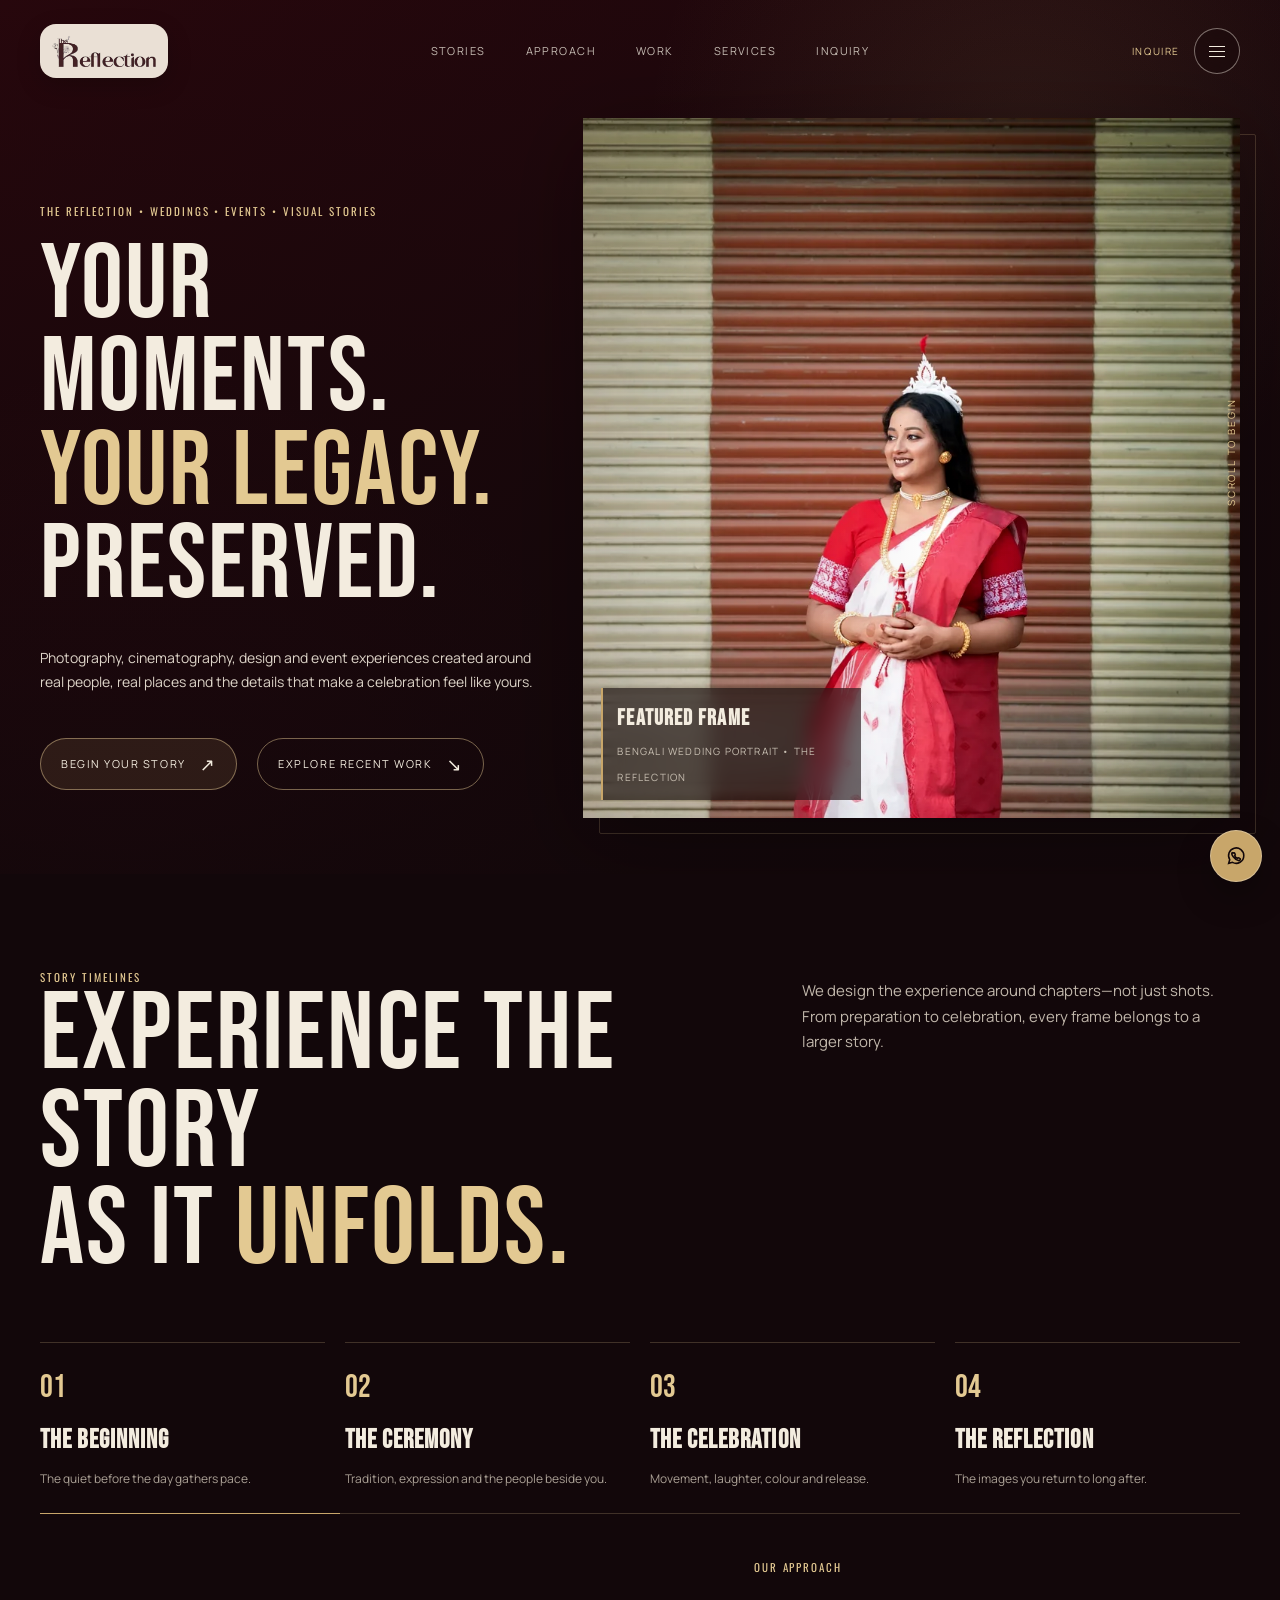
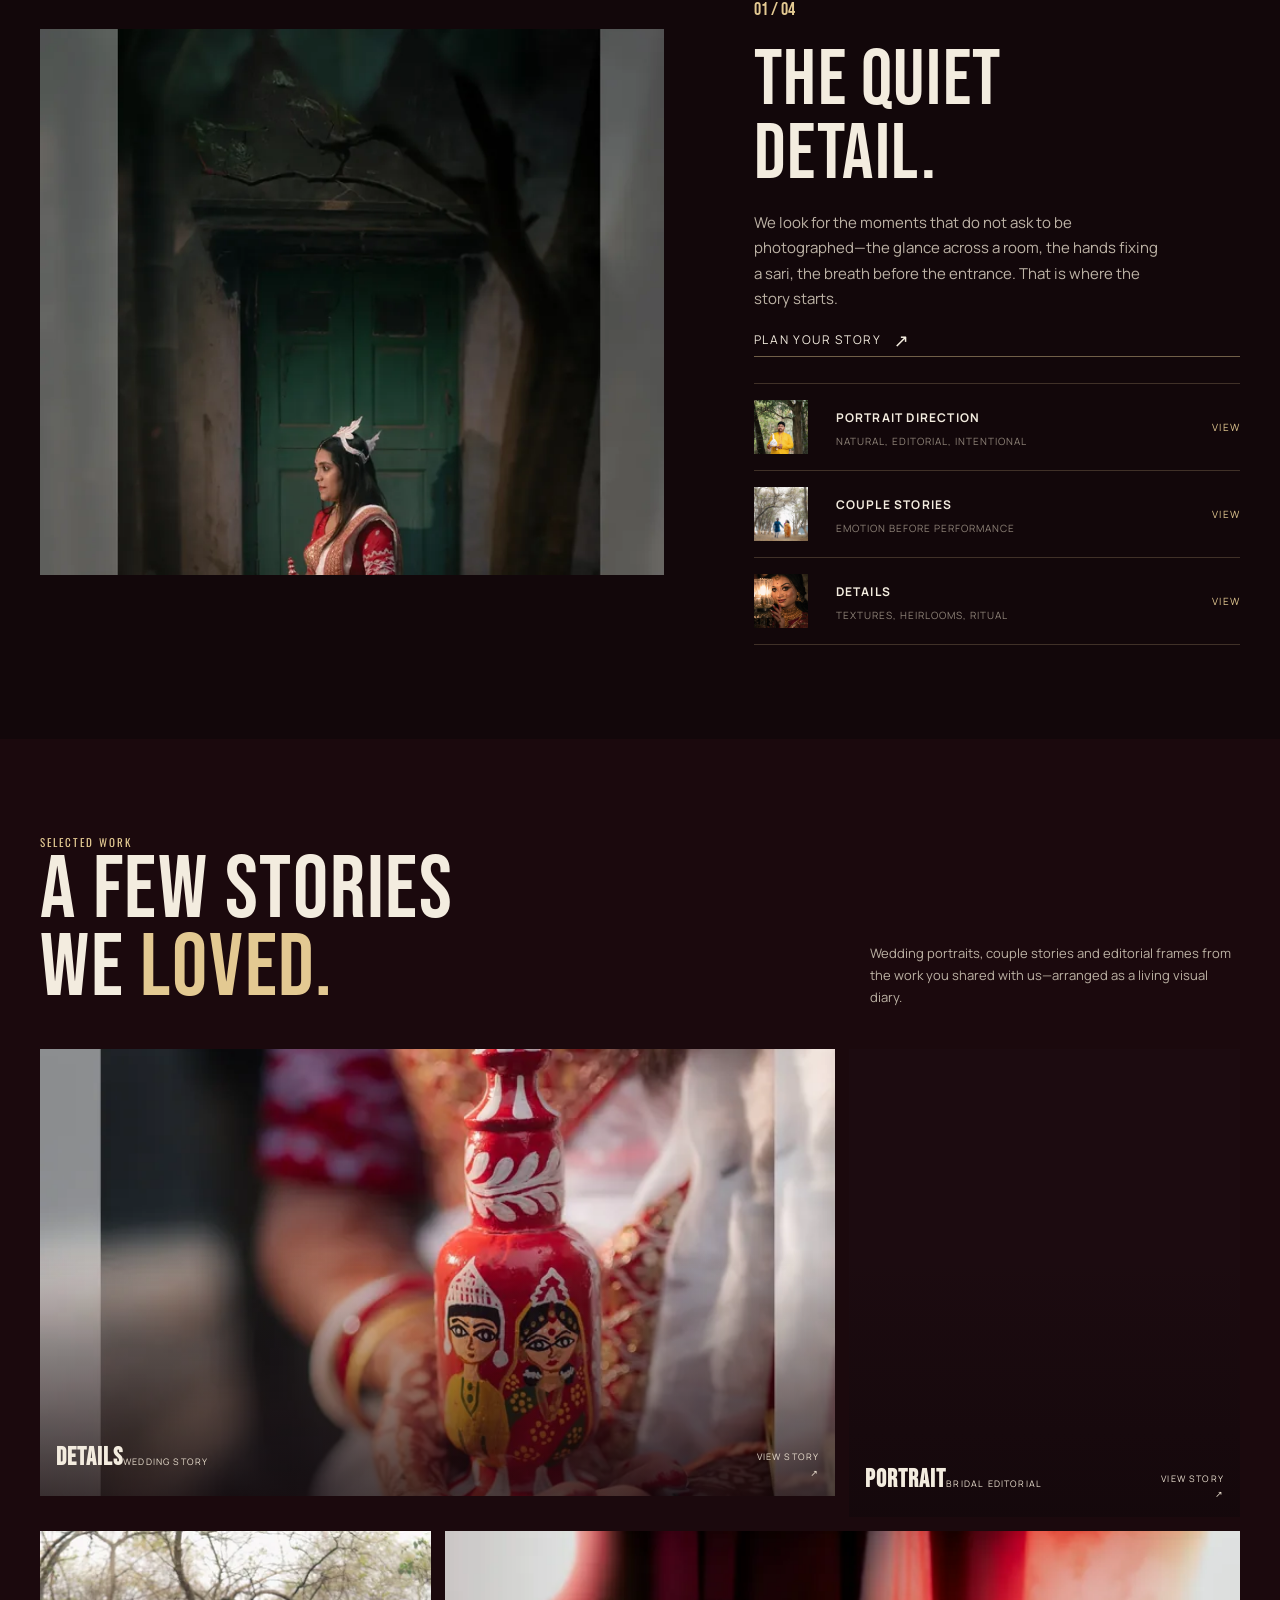
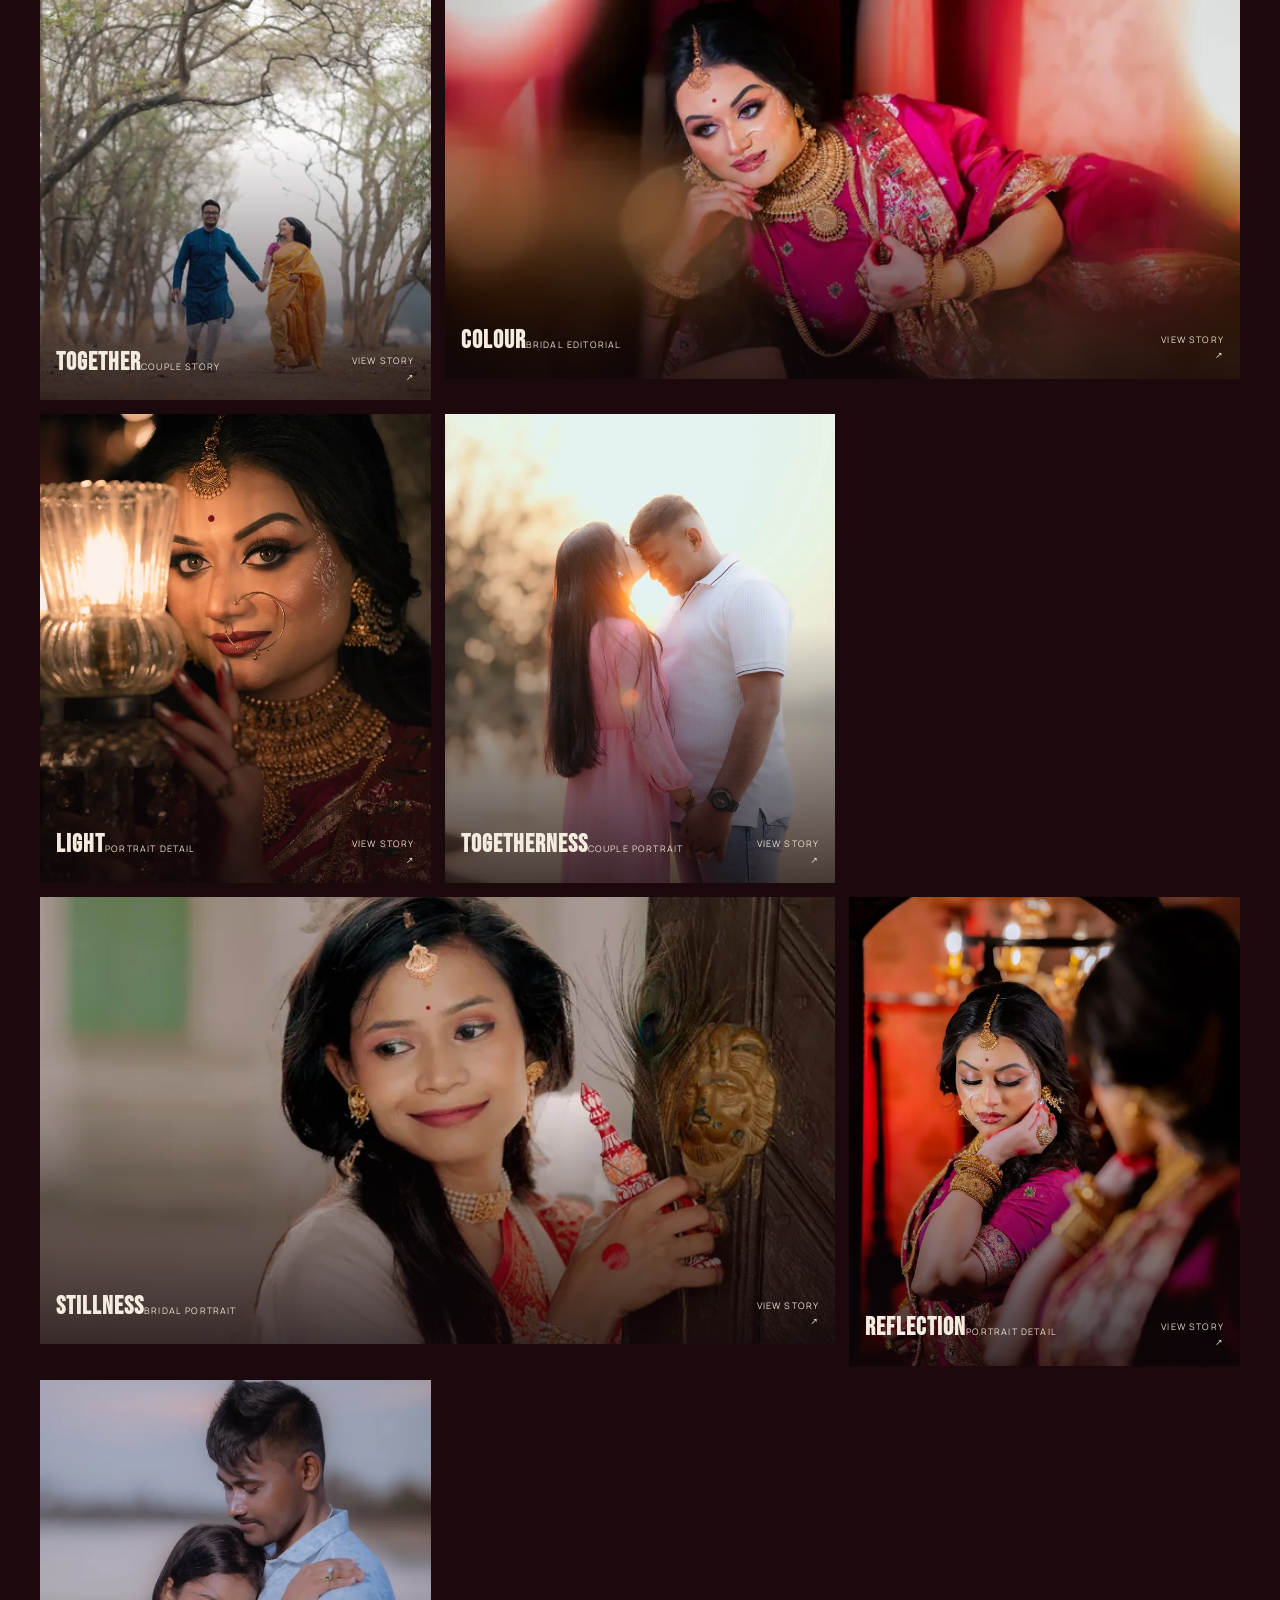
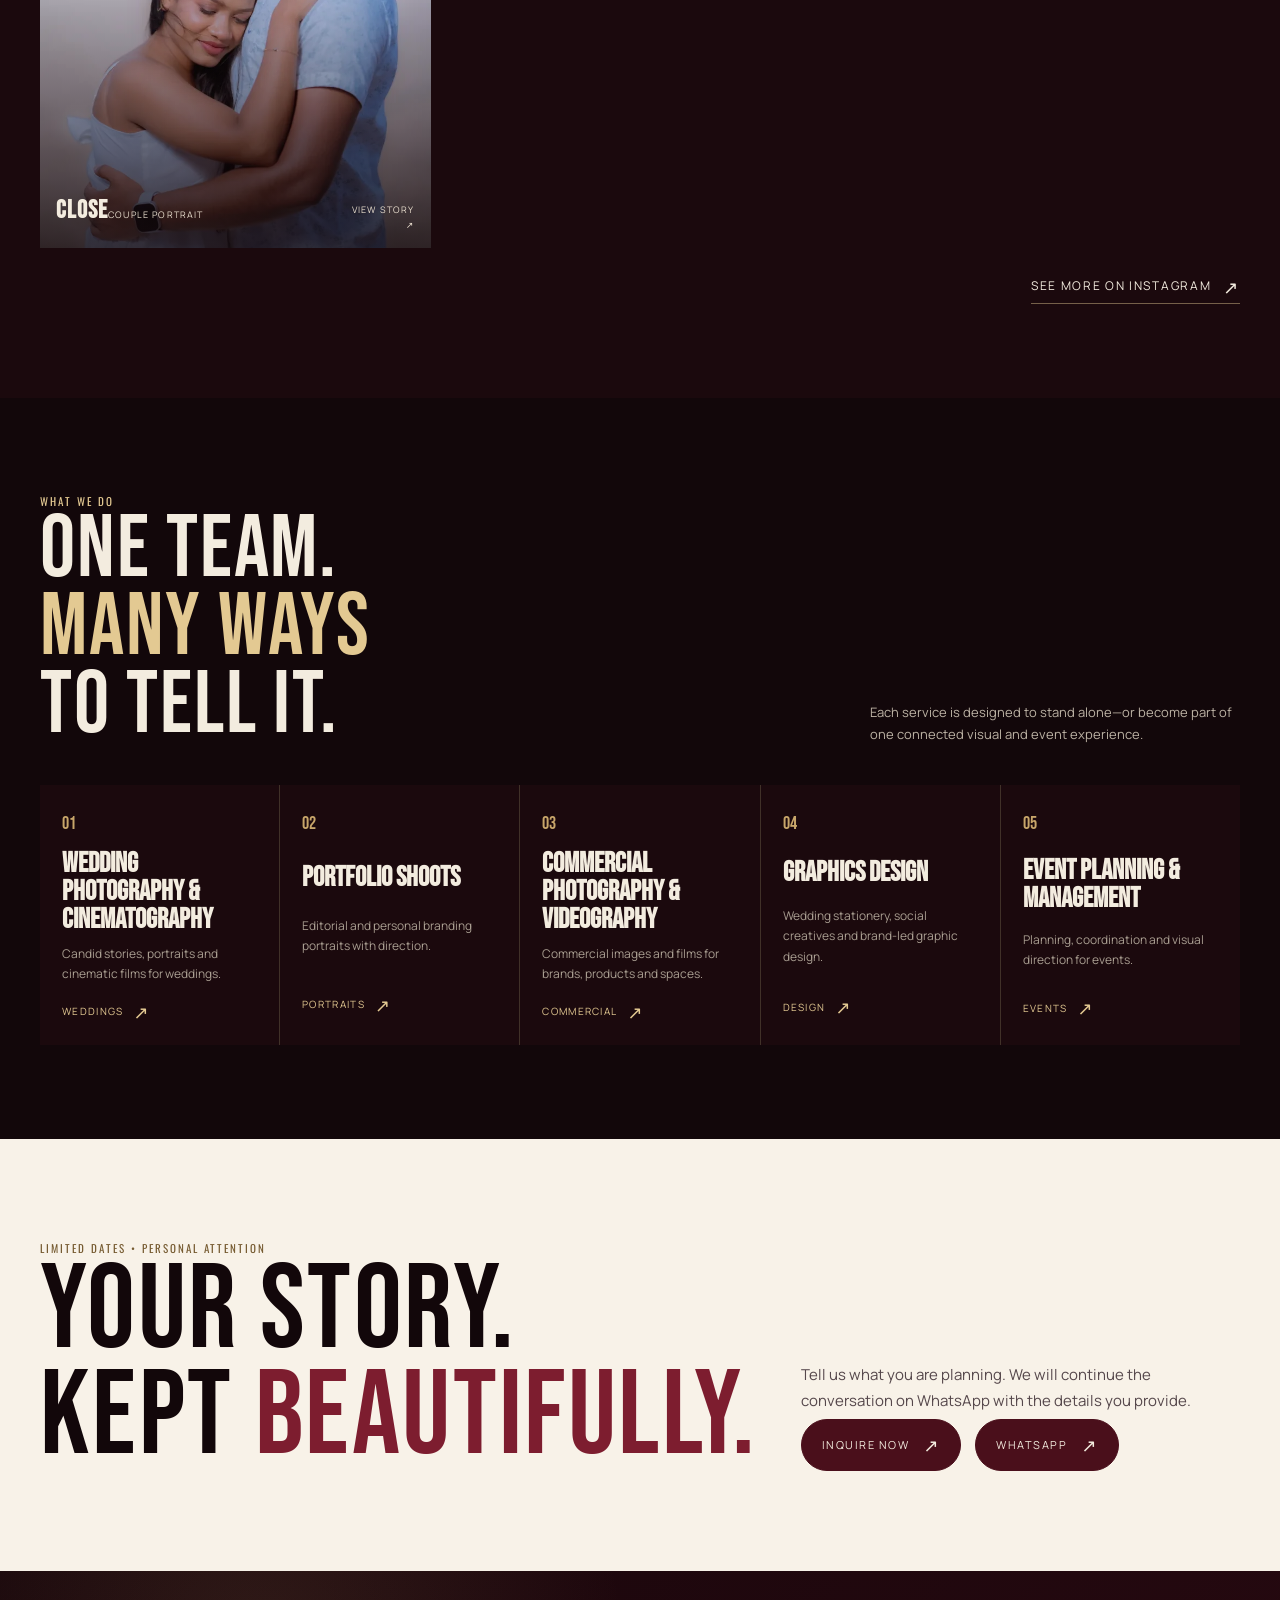
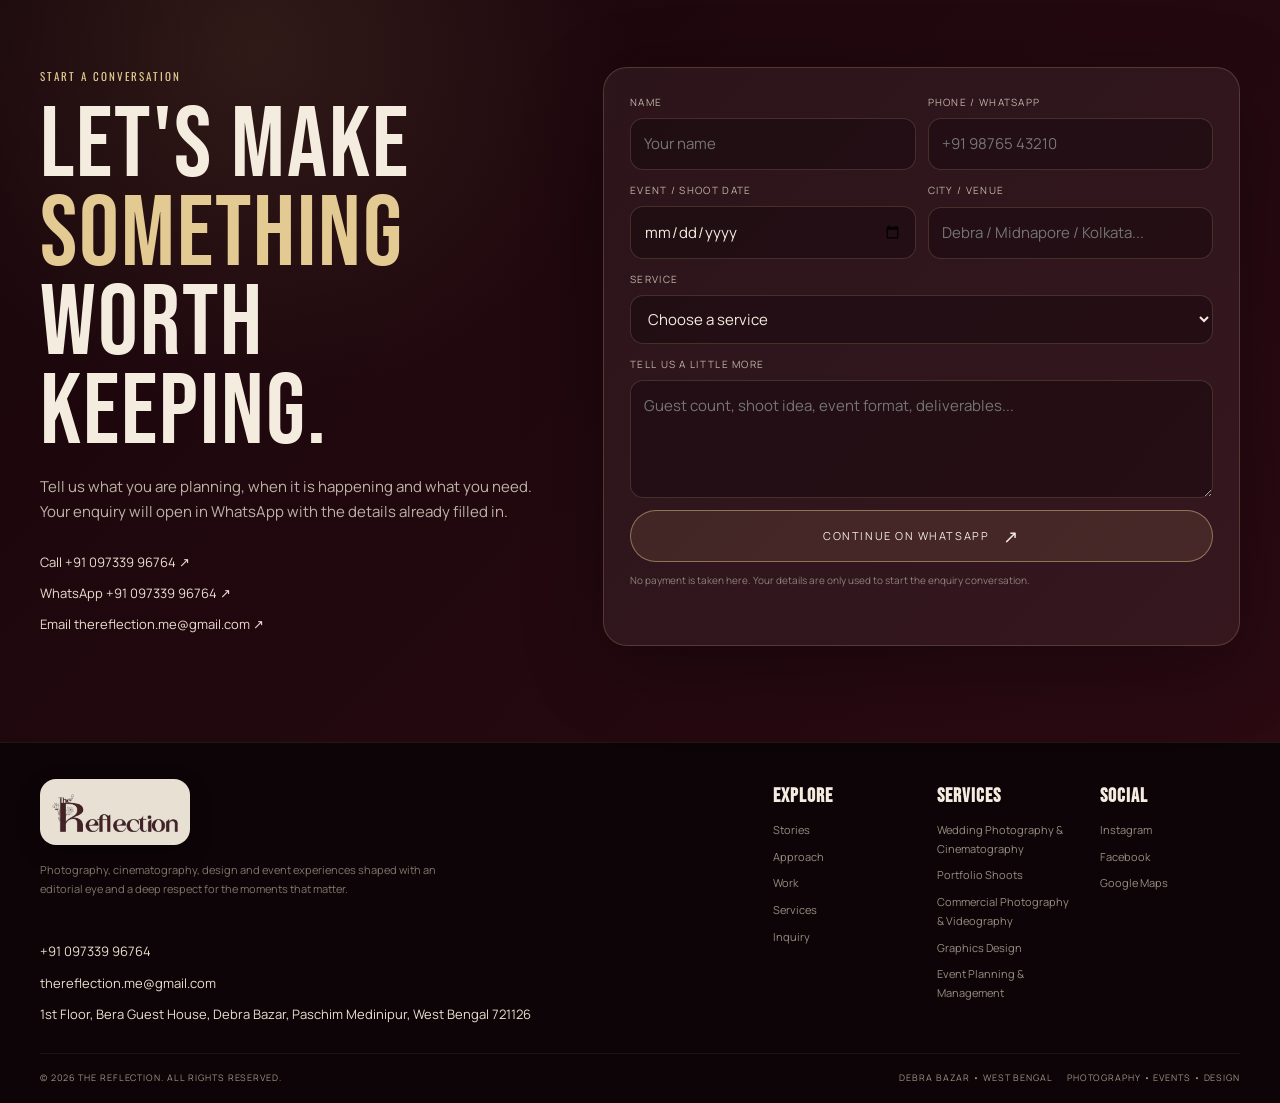
<file: index.html>
<!DOCTYPE html>

<html lang="en-IN">
<head>
<meta charset="utf-8"/>
<meta content="width=device-width, initial-scale=1, viewport-fit=cover" name="viewport"/>
<meta content="#12070a" name="theme-color"/>
<meta content="The Reflection is a wedding, event and visual storytelling company in Debra Bazar, Paschim Medinipur, West Bengal—photography, cinematography, graphics design and event planning." name="description"/>
<meta content="index,follow,max-image-preview:large,max-snippet:-1,max-video-preview:-1" name="robots"/>
<meta content="index,follow,max-image-preview:large,max-snippet:-1,max-video-preview:-1" name="googlebot"/>
<meta content="IN-WB" name="geo.region"/>
<meta content="Debra Bazar, Paschim Medinipur, West Bengal" name="geo.placename"/>
<meta content="22.390611;87.567306" name="geo.position"/>
<meta content="22.390611, 87.567306" name="ICBM"/>
<link href="https://thereflection.me/" rel="canonical"/>
<link href="https://fonts.googleapis.com" rel="preconnect"/>
<link crossorigin="" href="https://fonts.gstatic.com" rel="preconnect"/>
<link href="assets/css/styles.css" rel="stylesheet"/>
<link href="favicon.ico" rel="icon" sizes="any"/>
  <link href="favicon.png" rel="icon" sizes="96x96" type="image/png"/>
<link href="assets/icons/apple-touch-icon.png" rel="apple-touch-icon"/>
<link href="site.webmanifest" rel="manifest"/>
<title>The Reflection | Wedding &amp; Event Photography in West Bengal</title>
<meta content="website" property="og:type"/>
<meta content="The Reflection" property="og:site_name"/>
<meta content="The Reflection | Wedding &amp; Event Photography in West Bengal" property="og:title"/>
<meta content="The Reflection is a wedding, event and visual storytelling company in Debra Bazar, Paschim Medinipur, West Bengal—photography, cinematography, graphics design and event planning." property="og:description"/>
<meta content="https://thereflection.me/" property="og:url"/>
<meta content="https://thereflection.me/assets/images/_RJP2323-1400.webp" property="og:image"/>
<meta content="The Reflection is a wedding, event and visual storytelling company in Debra Bazar, Paschim Medinipur, West Bengal—photography, cinematography, graphics design and event planning." property="og:image:alt"/>
<meta content="summary_large_image" name="twitter:card"/>
<meta content="The Reflection | Wedding &amp; Event Photography in West Bengal" name="twitter:title"/>
<meta content="The Reflection is a wedding, event and visual storytelling company in Debra Bazar, Paschim Medinipur, West Bengal—photography, cinematography, graphics design and event planning." name="twitter:description"/>
<meta content="https://thereflection.me/assets/images/_RJP2323-1400.webp" name="twitter:image"/>
<script type="application/ld+json">{"@context":"https://schema.org","@graph":[{"@type":"ProfessionalService","@id":"https://thereflection.me/#business","name":"The Reflection","url":"https://thereflection.me/","logo":"https://thereflection.me/assets/brand/logo.svg","image":["https://thereflection.me/assets/images/_RJP2323-1400.webp"],"telephone":"+91 97339 96764","email":"thereflection.me@gmail.com","description":"Photography, cinematography, graphics design and event planning services in Debra Bazar, Paschim Medinipur, West Bengal.","address":{"@type":"PostalAddress","streetAddress":"1st Floor, Bera Guest House, Debra Bazar","addressLocality":"Debra Bazar","addressRegion":"West Bengal","postalCode":"721126","addressCountry":"IN"},"geo":{"@type":"GeoCoordinates","latitude":22.390611,"longitude":87.567306},"sameAs":["https://www.facebook.com/share/1DdpPGynDp/","https://www.instagram.com/thereflection.me?stkn=MzlucXIwNGFxcHYy"],"hasMap":"https://maps.app.goo.gl/7YUarU1rXk987SrG8?g_st=awb","contactPoint":[{"@type":"ContactPoint","contactType":"customer service","telephone":"+91 97339 96764"},{"@type":"ContactPoint","contactType":"customer service","email":"thereflection.me@gmail.com"}]},{"@type":"WebSite","@id":"https://thereflection.me/#website","url":"https://thereflection.me/","name":"The Reflection","publisher":{"@id":"https://thereflection.me/#business"},"inLanguage":"en-IN"},{"@type":"WebPage","@id":"https://thereflection.me/#webpage","url":"https://thereflection.me/","name":"The Reflection | Wedding & Event Photography in West Bengal","description":"The Reflection is a wedding, event and visual storytelling company in Debra Bazar, Paschim Medinipur, West Bengal—photography, cinematography, graphics design and event planning.","isPartOf":{"@id":"https://thereflection.me/#website"},"about":{"@id":"https://thereflection.me/#business"},"inLanguage":"en-IN"}]}</script>
</head>
<body data-page="home">
<a class="skip-link" href="#main-content">Skip to content</a>
<header class="header">
<div class="container header-inner">
<a aria-label="The Reflection home" class="brand-badge" href="index.html">
<img alt="The Reflection" height="787" src="assets/brand/logo.svg" width="2441"/>
</a>
<nav aria-label="Primary" class="nav"><a href="#stories">Stories</a><a href="#approach">Approach</a><a href="#work">Work</a><a href="#services">Services</a><a href="#inquiry">Inquiry</a></nav>
<div class="header-actions">
<a class="inquire-top" href="#inquiry">Inquire</a>
<button aria-controls="site-drawer" aria-expanded="false" aria-label="Open navigation menu" class="menu-button" data-menu-button="" type="button"><span></span></button>
</div>
</div>
</header>
<div class="drawer" data-drawer="" id="site-drawer">
<div aria-label="Site navigation" aria-modal="true" class="drawer-panel" role="dialog">
<nav class="drawer-nav"><a data-menu-close="" href="index.html">Home</a><a data-menu-close="" href="index.html#stories">Stories</a><a data-menu-close="" href="index.html#approach">Approach</a><a data-menu-close="" href="index.html#work">Work</a><a data-menu-close="" href="index.html#services">Services</a><a data-menu-close="" href="index.html#inquiry">Inquiry</a></nav>
<div class="drawer-meta">
<a href="tel:+9109733996764">Call +91 097339 96764</a>
<a href="https://wa.me/919733996764" rel="noopener" target="_blank">WhatsApp +91 097339 96764</a>
<a href="mailto:thereflection.me@gmail.com">thereflection.me@gmail.com</a>
<a href="https://maps.app.goo.gl/7YUarU1rXk987SrG8?g_st=awb" rel="noopener" target="_blank">Find us in Debra Bazar ↗</a>
</div>
</div>
</div>
<main id="main-content">
<section aria-labelledby="hero-title" class="hero">
<div class="container hero-grid">
<div class="hero-copy">
<div class="eyebrow">THE REFLECTION • WEDDINGS • EVENTS • VISUAL STORIES</div>
<h1 class="display hero-title" id="hero-title">YOUR MOMENTS.<br/><span class="gold">YOUR LEGACY.</span><br/>PRESERVED.</h1>
<p class="hero-sub">Photography, cinematography, design and event experiences created around real people, real places and the details that make a celebration feel like yours.</p>
<div class="hero-actions">
<a class="btn" href="#inquiry">Begin your story <span class="arrow">↗</span></a>
<a class="btn btn-secondary" href="#work">Explore recent work <span class="arrow">↘</span></a>
</div>
</div>
<div class="hero-art">
<img alt="Bengali bridal portrait in a traditional red and white sari" class="hero-image" decoding="async" fetchpriority="high" height="931" loading="eager" sizes="(max-width: 719px) 100vw, 58vw" src="assets/images/_RJP2323-1400.webp" srcset="assets/images/_RJP2323-720.webp 720w, assets/images/_RJP2323-1400.webp 1400w" width="1400"/>
<div class="hero-shade"></div>
<div class="hero-note">Scroll to begin</div>
<div class="hero-feature"><strong>Featured frame</strong><span>Bengali wedding portrait • The Reflection</span></div>
</div>
</div>
</section>
<section class="section section-dark" id="stories">
<div class="container">
<div class="story-intro reveal">
<div>
<div class="eyebrow">STORY TIMELINES</div>
<h2 class="display">EXPERIENCE THE STORY<br/>AS IT <span class="gold">UNFOLDS.</span></h2>
</div>
<p>We design the experience around chapters—not just shots. From preparation to celebration, every frame belongs to a larger story.</p>
</div>
<div class="story-track">
<div class="story-card"><div class="story-number">01</div><h3>The Beginning</h3><p>The quiet before the day gathers pace.</p></div>
<div class="story-card"><div class="story-number">02</div><h3>The Ceremony</h3><p>Tradition, expression and the people beside you.</p></div>
<div class="story-card"><div class="story-number">03</div><h3>The Celebration</h3><p>Movement, laughter, colour and release.</p></div>
<div class="story-card"><div class="story-number">04</div><h3>The Reflection</h3><p>The images you return to long after.</p></div>
</div>
<div aria-hidden="true" class="story-progress"></div>
<div class="feature-story reveal" id="approach">
<div class="feature-story-media">
<img alt="Editorial bridal portrait framed by a heritage doorway" class="" decoding="async" height="1991" loading="lazy" sizes="(max-width: 719px) 100vw, 52vw" src="assets/images/DSC_7773-1400.webp" srcset="assets/images/DSC_7773-720.webp 720w, assets/images/DSC_7773-1400.webp 1400w" width="1400"/>
</div>
<div class="feature-story-meta">
<div class="eyebrow">OUR APPROACH</div>
<div class="story-number">01 / 04</div>
<h3 class="display">THE QUIET<br/>DETAIL.</h3>
<p>We look for the moments that do not ask to be photographed—the glance across a room, the hands fixing a sari, the breath before the entrance. That is where the story starts.</p>
<a class="text-link" href="#inquiry">Plan your story <span class="arrow">↗</span></a>
<div class="story-list">
<div class="story-list-item"><img alt="Traditional Bengali portrait holding a white ceremonial headpiece" decoding="async" height="1083" loading="lazy" src="assets/images/_RJP2405-720.webp" width="720"/><div><strong>Portrait direction</strong><span>Natural, editorial, intentional</span></div><a href="portfolio-shoot.html">View</a></div>
<div class="story-list-item"><img alt="Couple walking hand in hand beneath a tree-lined path" decoding="async" height="480" loading="lazy" src="assets/images/DSC08694-720.webp" width="720"/><div><strong>Couple stories</strong><span>Emotion before performance</span></div><a href="wedding-photography.html">View</a></div>
<div class="story-list-item"><img alt="Intimate close-up bridal portrait beside a glowing lamp" decoding="async" height="1080" loading="lazy" src="assets/images/PIX07248-720.webp" width="720"/><div><strong>Details</strong><span>Textures, heirlooms, ritual</span></div><a href="wedding-photography.html">View</a></div>
</div>
</div>
</div>
</div>
</section>
<section class="section section-ink2" id="work">
<div class="container">
<div class="section-heading reveal">
<div><div class="eyebrow">SELECTED WORK</div><h2 class="display">A FEW STORIES<br/>WE <span class="gold">LOVED.</span></h2></div>
<p>Wedding portraits, couple stories and editorial frames from the work you shared with us—arranged as a living visual diary.</p>
</div>
<div class="work-grid">
<article class="work-card reveal">
<img alt="Close-up wedding detail with traditional Bengali bridal accessory" class="" decoding="async" height="2048" loading="lazy" sizes="(max-width: 719px) 50vw, 33vw" src="assets/images/DSC_7827-1400.webp" srcset="assets/images/DSC_7827-720.webp 720w, assets/images/DSC_7827-1400.webp 1400w" width="1365"/>
<div class="work-caption"><div><strong>Details</strong><span>Wedding story</span></div><span>View story ↗</span></div>
</article>
<article class="work-card reveal">
<img alt="Close-up bridal portrait with traditional jewellery and warm bokeh" class="" decoding="async" height="2048" loading="lazy" sizes="(max-width: 719px) 50vw, 33vw" src="assets/images/PIX07114-1400.webp" srcset="assets/images/PIX07114-720.webp 720w, assets/images/PIX07114-1400.webp 1400w" width="1365"/>
<div class="work-caption"><div><strong>Portrait</strong><span>Bridal editorial</span></div><span>View story ↗</span></div>
</article>
<article class="work-card reveal">
<img alt="Couple walking hand in hand beneath a tree-lined path" class="" decoding="async" height="933" loading="lazy" sizes="(max-width: 719px) 50vw, 33vw" src="assets/images/DSC08694-1400.webp" srcset="assets/images/DSC08694-720.webp 720w, assets/images/DSC08694-1400.webp 1400w" width="1400"/>
<div class="work-caption"><div><strong>Together</strong><span>Couple story</span></div><span>View story ↗</span></div>
</article>
<article class="work-card reveal">
<img alt="Editorial bridal portrait in a vibrant magenta sari" class="" decoding="async" height="889" loading="lazy" sizes="(max-width: 719px) 50vw, 33vw" src="assets/images/PIX07275-1400.webp" srcset="assets/images/PIX07275-720.webp 720w, assets/images/PIX07275-1400.webp 1400w" width="1400"/>
<div class="work-caption"><div><strong>Colour</strong><span>Bridal editorial</span></div><span>View story ↗</span></div>
</article>
<article class="work-card reveal">
<img alt="Intimate close-up bridal portrait beside a glowing lamp" class="" decoding="async" height="2048" loading="lazy" sizes="(max-width: 719px) 50vw, 33vw" src="assets/images/PIX07248-1400.webp" srcset="assets/images/PIX07248-720.webp 720w, assets/images/PIX07248-1400.webp 1400w" width="1365"/>
<div class="work-caption"><div><strong>Light</strong><span>Portrait detail</span></div><span>View story ↗</span></div>
</article>
<article class="work-card reveal">
<img alt="Couple sharing a quiet moment in warm sunset light" class="" decoding="async" height="2048" loading="lazy" sizes="(max-width: 719px) 50vw, 33vw" src="assets/images/DSC09998-1400.webp" srcset="assets/images/DSC09998-720.webp 720w, assets/images/DSC09998-1400.webp 1400w" width="1365"/>
<div class="work-caption"><div><strong>Togetherness</strong><span>Couple portrait</span></div><span>View story ↗</span></div>
</article>
<article class="work-card reveal">
<img alt="Bride portrait beside a wooden doorway" decoding="async" height="2048" loading="lazy" sizes="(max-width: 719px) 50vw, 33vw" src="assets/images/DSC07564-1400.webp" srcset="assets/images/DSC07564-720.webp 720w, assets/images/DSC07564-1400.webp 1400w" width="1365"/>
<div class="work-caption"><div><strong>Stillness</strong><span>Bridal portrait</span></div><span>View story ↗</span></div>
</article>
<article class="work-card reveal">
<img alt="Bride photographed through a mirror with warm cinematic light" decoding="async" height="2048" loading="lazy" sizes="(max-width: 719px) 50vw, 33vw" src="assets/images/PIX07218-1400.webp" srcset="assets/images/PIX07218-720.webp 720w, assets/images/PIX07218-1400.webp 1400w" width="1365"/>
<div class="work-caption"><div><strong>Reflection</strong><span>Portrait detail</span></div><span>View story ↗</span></div>
</article>
<article class="work-card reveal">
<img alt="Couple embracing in a softly lit portrait" decoding="async" height="2048" loading="lazy" sizes="(max-width: 719px) 50vw, 33vw" src="assets/images/PIX00435-1400.webp" srcset="assets/images/PIX00435-720.webp 720w, assets/images/PIX00435-1400.webp 1400w" width="1365"/>
<div class="work-caption"><div><strong>Close</strong><span>Couple portrait</span></div><span>View story ↗</span></div>
</article>
</div>
<div style="margin-top:28px;display:flex;justify-content:flex-end">
<a class="text-link" href="https://www.instagram.com/thereflection.me?stkn=MzlucXIwNGFxcHYy" rel="noopener" target="_blank">See more on Instagram <span class="arrow">↗</span></a>
</div>
</div>
</section>
<section class="section section-dark" id="services">
<div class="container">
<div class="section-heading reveal">
<div><div class="eyebrow">WHAT WE DO</div><h2 class="display">ONE TEAM.<br/><span class="gold">MANY WAYS</span><br/>TO TELL IT.</h2></div>
<p>Each service is designed to stand alone—or become part of one connected visual and event experience.</p>
</div>
<div class="service-strip">
<a class="service-item reveal" href="wedding-photography.html"><div class="num">01</div><h3>Wedding Photography &amp; Cinematography</h3><p>Candid stories, portraits and cinematic films for weddings.</p><span class="line-arrow">Weddings <span class="arrow">↗</span></span></a><a class="service-item reveal" href="portfolio-shoot.html"><div class="num">02</div><h3>Portfolio Shoots</h3><p>Editorial and personal branding portraits with direction.</p><span class="line-arrow">Portraits <span class="arrow">↗</span></span></a><a class="service-item reveal" href="commercial-photography.html"><div class="num">03</div><h3>Commercial Photography &amp; Videography</h3><p>Commercial images and films for brands, products and spaces.</p><span class="line-arrow">Commercial <span class="arrow">↗</span></span></a><a class="service-item reveal" href="graphics-design.html"><div class="num">04</div><h3>Graphics Design</h3><p>Wedding stationery, social creatives and brand-led graphic design.</p><span class="line-arrow">Design <span class="arrow">↗</span></span></a><a class="service-item reveal" href="event-planning.html"><div class="num">05</div><h3>Event Planning &amp; Management</h3><p>Planning, coordination and visual direction for events.</p><span class="line-arrow">Events <span class="arrow">↗</span></span></a>
</div>
</div>
</section>
<section class="cta-band">
<div class="container cta-band-inner">
<div><div class="eyebrow" style="color:#765b31">LIMITED DATES • PERSONAL ATTENTION</div><h2 class="display cta-title">YOUR STORY.<br/>KEPT <span style="color:#7d1d2f">BEAUTIFULLY.</span></h2></div>
<div><p class="cta-copy">Tell us what you are planning. We will continue the conversation on WhatsApp with the details you provide.</p><div class="cta-actions"><a class="btn" href="#inquiry">Inquire now <span class="arrow">↗</span></a><a class="btn" href="https://wa.me/919733996764" rel="noopener" target="_blank">WhatsApp <span class="arrow">↗</span></a></div></div>
</div>
</section>
<section class="inquiry" id="inquiry">
<div class="container inquiry-grid">
<div class="inquiry-copy reveal">
<div class="eyebrow">START A CONVERSATION</div>
<h2 class="display">LET'S MAKE<br/><span class="gold">SOMETHING</span><br/>WORTH KEEPING.</h2>
<p>Tell us what you are planning, when it is happening and what you need. Your enquiry will open in WhatsApp with the details already filled in.</p>
<div class="contact-links">
<a href="tel:+9109733996764">Call +91 097339 96764 ↗</a>
<a href="https://wa.me/919733996764" rel="noopener" target="_blank">WhatsApp +91 097339 96764 ↗</a>
<a href="mailto:thereflection.me@gmail.com">Email thereflection.me@gmail.com ↗</a>
</div>
</div>
<div class="form-wrap reveal">
<form data-whatsapp-form="">
<div class="form-grid">
<div class="field"><label for="name">Name</label><input autocomplete="name" id="name" name="name" placeholder="Your name" required="" type="text"/></div>
<div class="field"><label for="phone">Phone / WhatsApp</label><input autocomplete="tel" id="phone" inputmode="tel" name="phone" placeholder="+91 98765 43210" required="" type="tel"/></div>
<div class="field"><label for="date">Event / Shoot date</label><input id="date" name="date" type="date"/></div>
<div class="field"><label for="city">City / Venue</label><input autocomplete="address-level2" id="city" name="city" placeholder="Debra / Midnapore / Kolkata..." type="text"/></div>
<div class="field"><label for="service">Service</label><select id="service" name="service"><option disabled="" selected="" value="">Choose a service</option><option value="Wedding Photography &amp; Cinematography">Wedding Photography &amp; Cinematography</option><option value="Portfolio Shoots">Portfolio Shoots</option><option value="Commercial Photography &amp; Videography">Commercial Photography &amp; Videography</option><option value="Graphics Design">Graphics Design</option><option value="Event Planning &amp; Management">Event Planning &amp; Management</option></select></div>
<div class="field"><label for="message">Tell us a little more</label><textarea id="message" name="message" placeholder="Guest count, shoot idea, event format, deliverables..."></textarea></div>
</div>
<button class="btn form-submit" type="submit">Continue on WhatsApp <span class="arrow">↗</span></button>
<p class="form-note">No payment is taken here. Your details are only used to start the enquiry conversation.</p>
<div aria-live="polite" class="form-message"></div>
</form>
</div>
</div>
</section>
</main>
<footer class="footer">
<div class="container footer-grid">
<div class="footer-brand">
<a aria-label="The Reflection home" class="brand-badge" href="index.html"><img alt="The Reflection" height="787" src="assets/brand/logo.svg" width="2441"/></a>
<p>Photography, cinematography, design and event experiences shaped with an editorial eye and a deep respect for the moments that matter.</p>
<div class="contact-links">
<a href="tel:+9109733996764">+91 097339 96764</a>
<a href="mailto:thereflection.me@gmail.com">thereflection.me@gmail.com</a>
<a href="https://maps.app.goo.gl/7YUarU1rXk987SrG8?g_st=awb" rel="noopener" target="_blank">1st Floor, Bera Guest House, Debra Bazar, Paschim Medinipur, West Bengal 721126</a>
</div>
</div>
<div class="footer-links">
<div class="footer-col">
<strong>Explore</strong>
<a href="index.html#stories">Stories</a>
<a href="index.html#approach">Approach</a>
<a href="index.html#work">Work</a>
<a href="index.html#services">Services</a>
<a href="index.html#inquiry">Inquiry</a>
</div>
<div class="footer-col">
<strong>Services</strong>
<a href="wedding-photography.html">Wedding Photography &amp; Cinematography</a><a href="portfolio-shoot.html">Portfolio Shoots</a><a href="commercial-photography.html">Commercial Photography &amp; Videography</a><a href="graphics-design.html">Graphics Design</a><a href="event-planning.html">Event Planning &amp; Management</a>
</div>
<div class="footer-col">
<strong>Social</strong>
<a href="https://www.instagram.com/thereflection.me?stkn=MzlucXIwNGFxcHYy" rel="noopener" target="_blank">Instagram</a>
<a href="https://www.facebook.com/share/1DdpPGynDp/" rel="noopener" target="_blank">Facebook</a>
<a href="https://maps.app.goo.gl/7YUarU1rXk987SrG8?g_st=awb" rel="noopener" target="_blank">Google Maps</a>
</div>
</div>
</div>
<div class="container footer-bottom">
<span>© <span data-year=""></span> The Reflection. All rights reserved.</span>
<div class="socials"><span>Debra Bazar • West Bengal</span><span>Photography • Events • Design</span></div>
</div>
</footer>
<a aria-label="Chat with The Reflection on WhatsApp" class="floating-wa" href="https://wa.me/919733996764" rel="noopener" target="_blank">
<svg aria-hidden="true" fill="none" stroke="currentColor" stroke-width="1.7" viewbox="0 0 24 24"><path d="M20.5 11.7a8.3 8.3 0 0 1-12.3 7.2L4 20l1.2-4.1A8.3 8.3 0 1 1 20.5 11.7Z"></path><path d="M8.8 8.8c.2-.4.4-.4.7-.4h.5c.2 0 .4.2.5.5l.7 1.6c.1.2.1.4-.1.6l-.5.6c.6 1.2 1.6 2.2 2.8 2.8l.6-.5c.2-.2.4-.2.6-.1l1.6.7c.3.1.5.3.5.6 0 .5-.2 1-.5 1.3-.4.4-1 .6-1.5.5-2.2-.5-4.7-2.9-5.7-4.2-.7-.9-1.5-2.4-1.6-3.2 0-.4.1-.8.4-1.2Z"></path></svg>
</a>
<script defer="" src="assets/js/config.js"></script>
<script defer="" src="assets/js/app.js"></script>
</body></html>
</file>
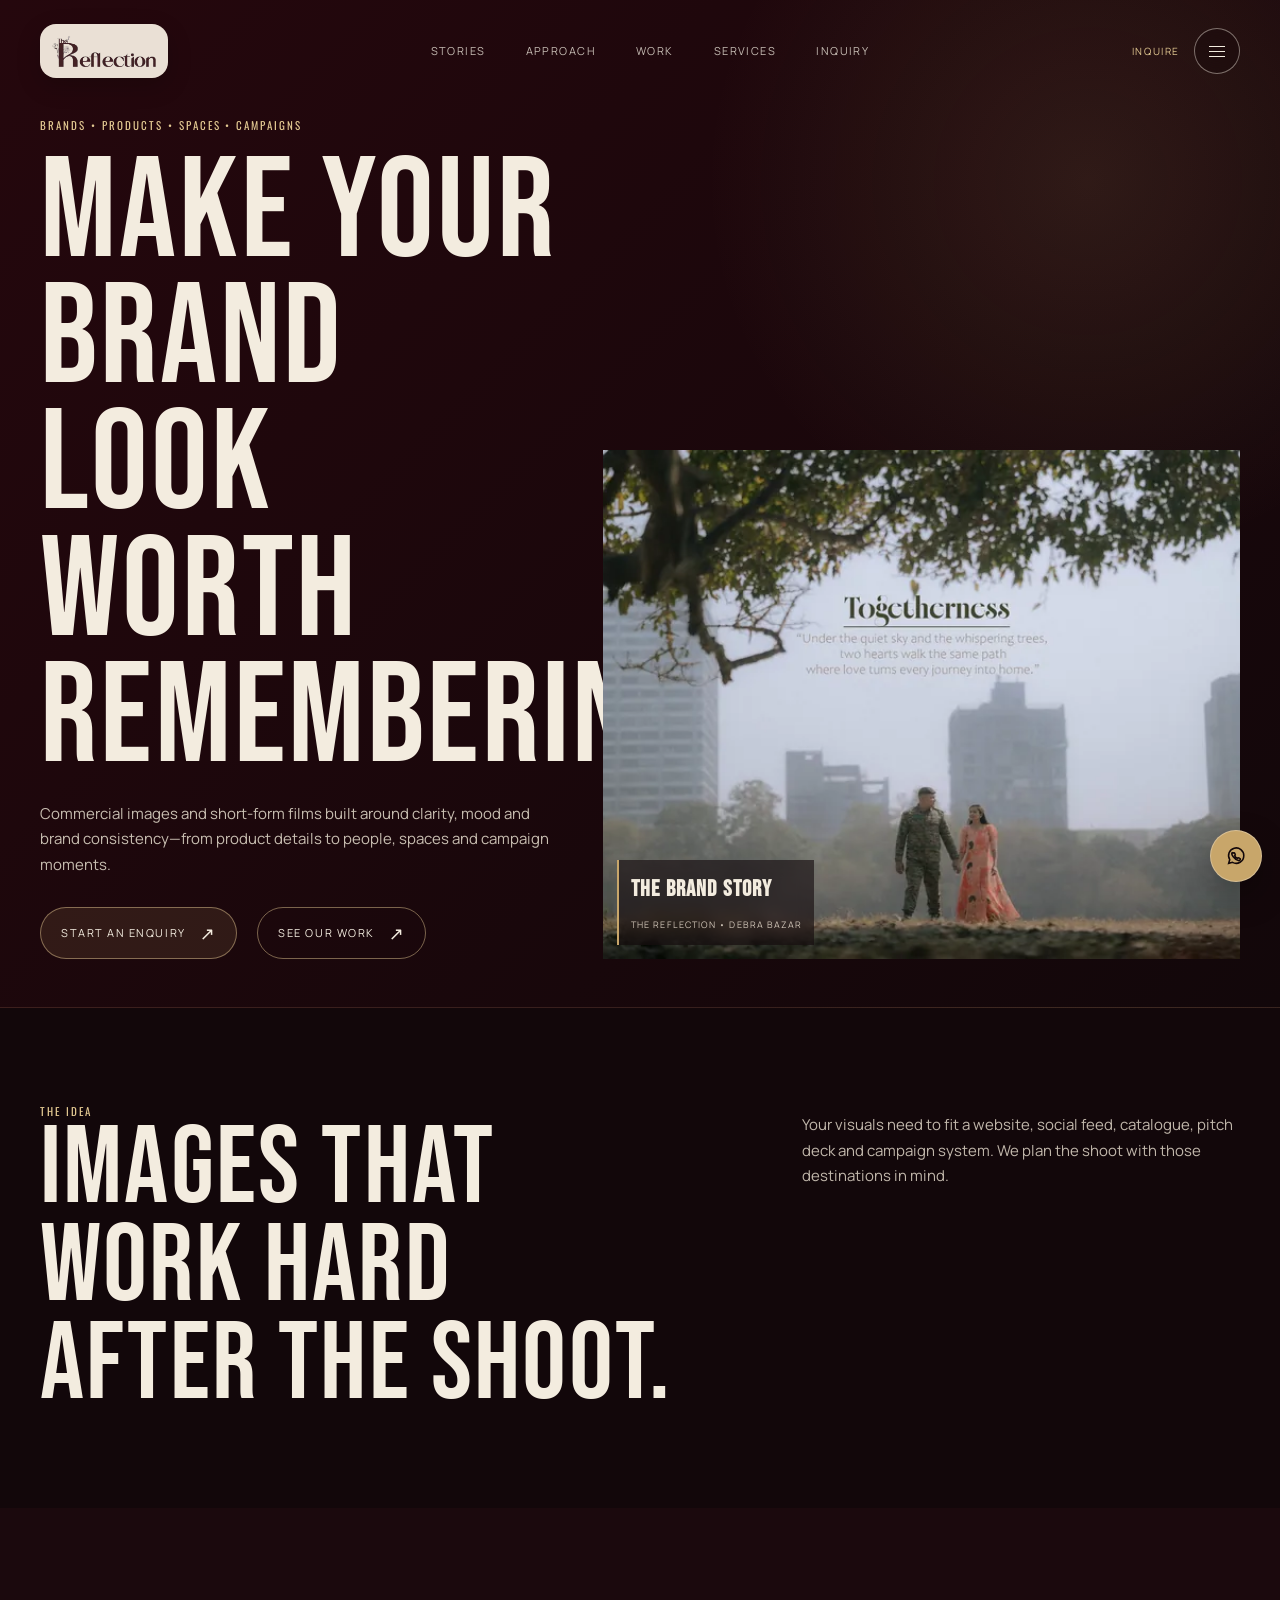
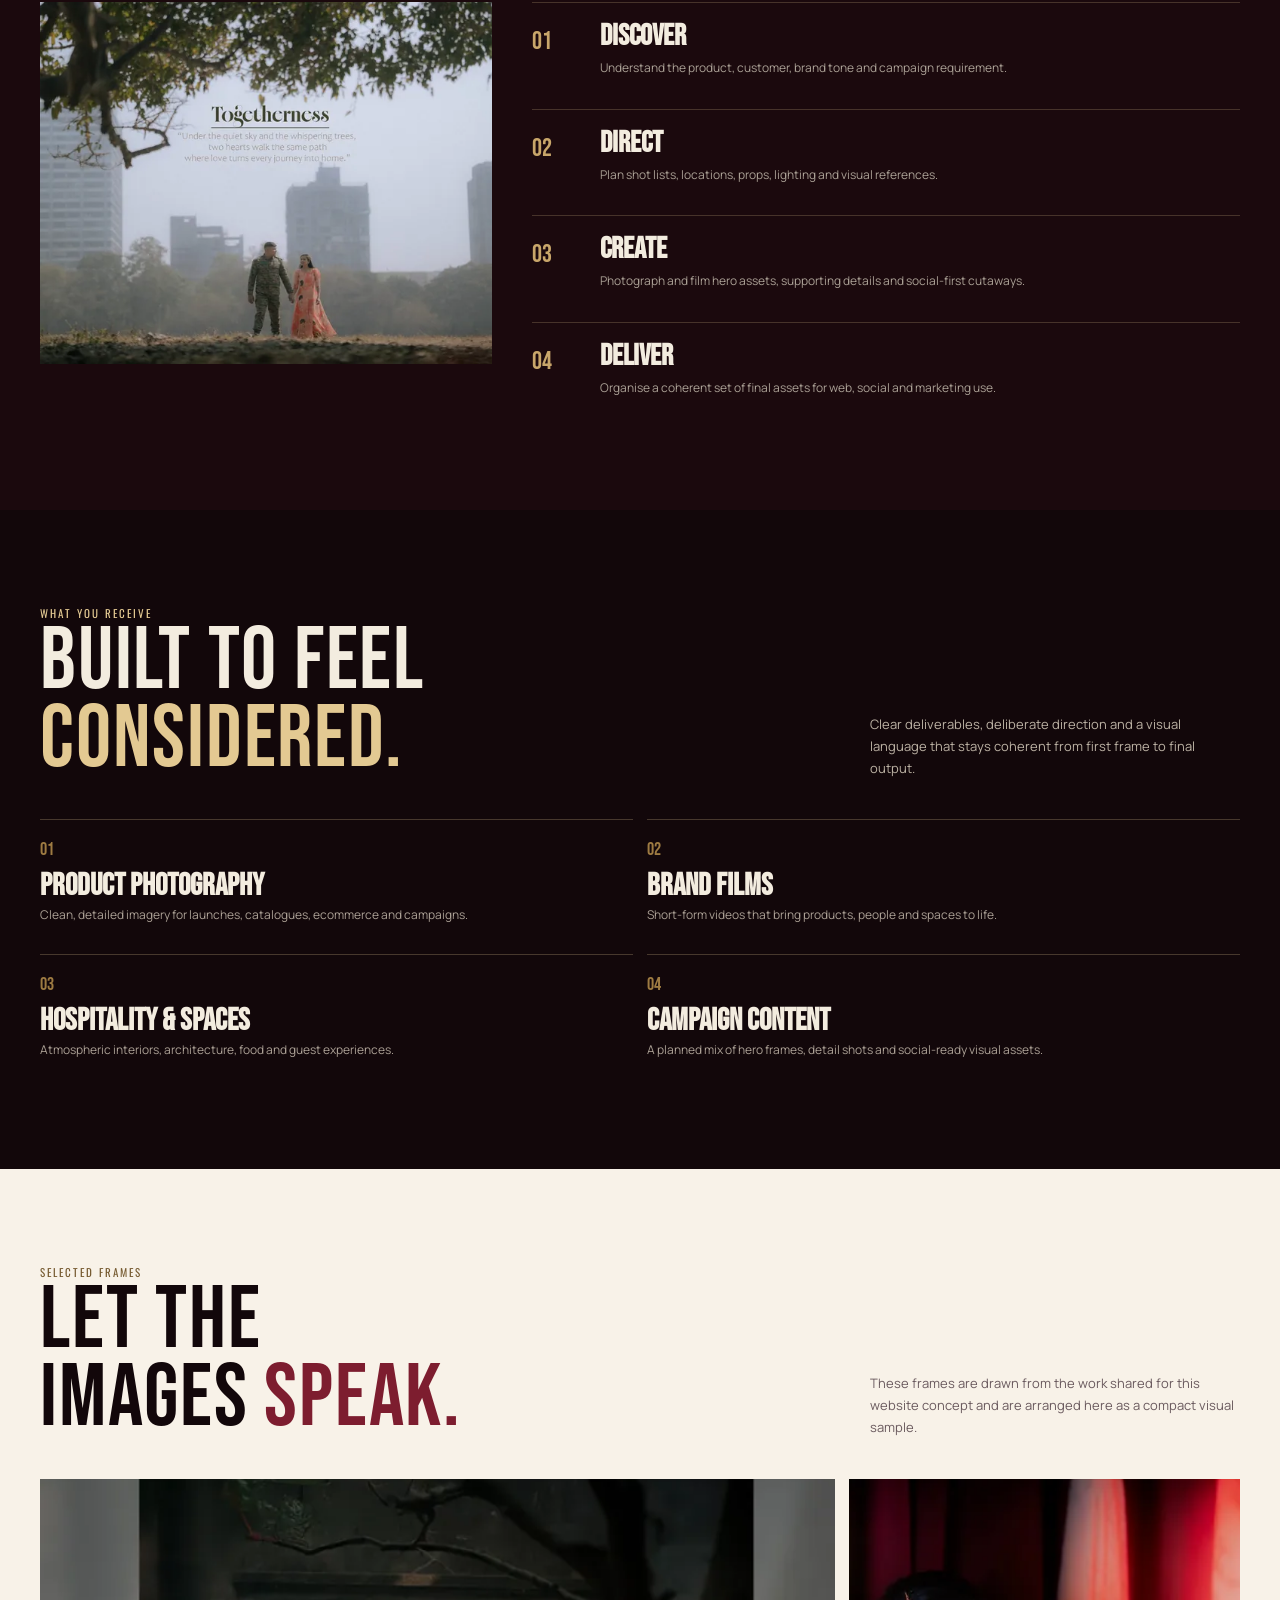
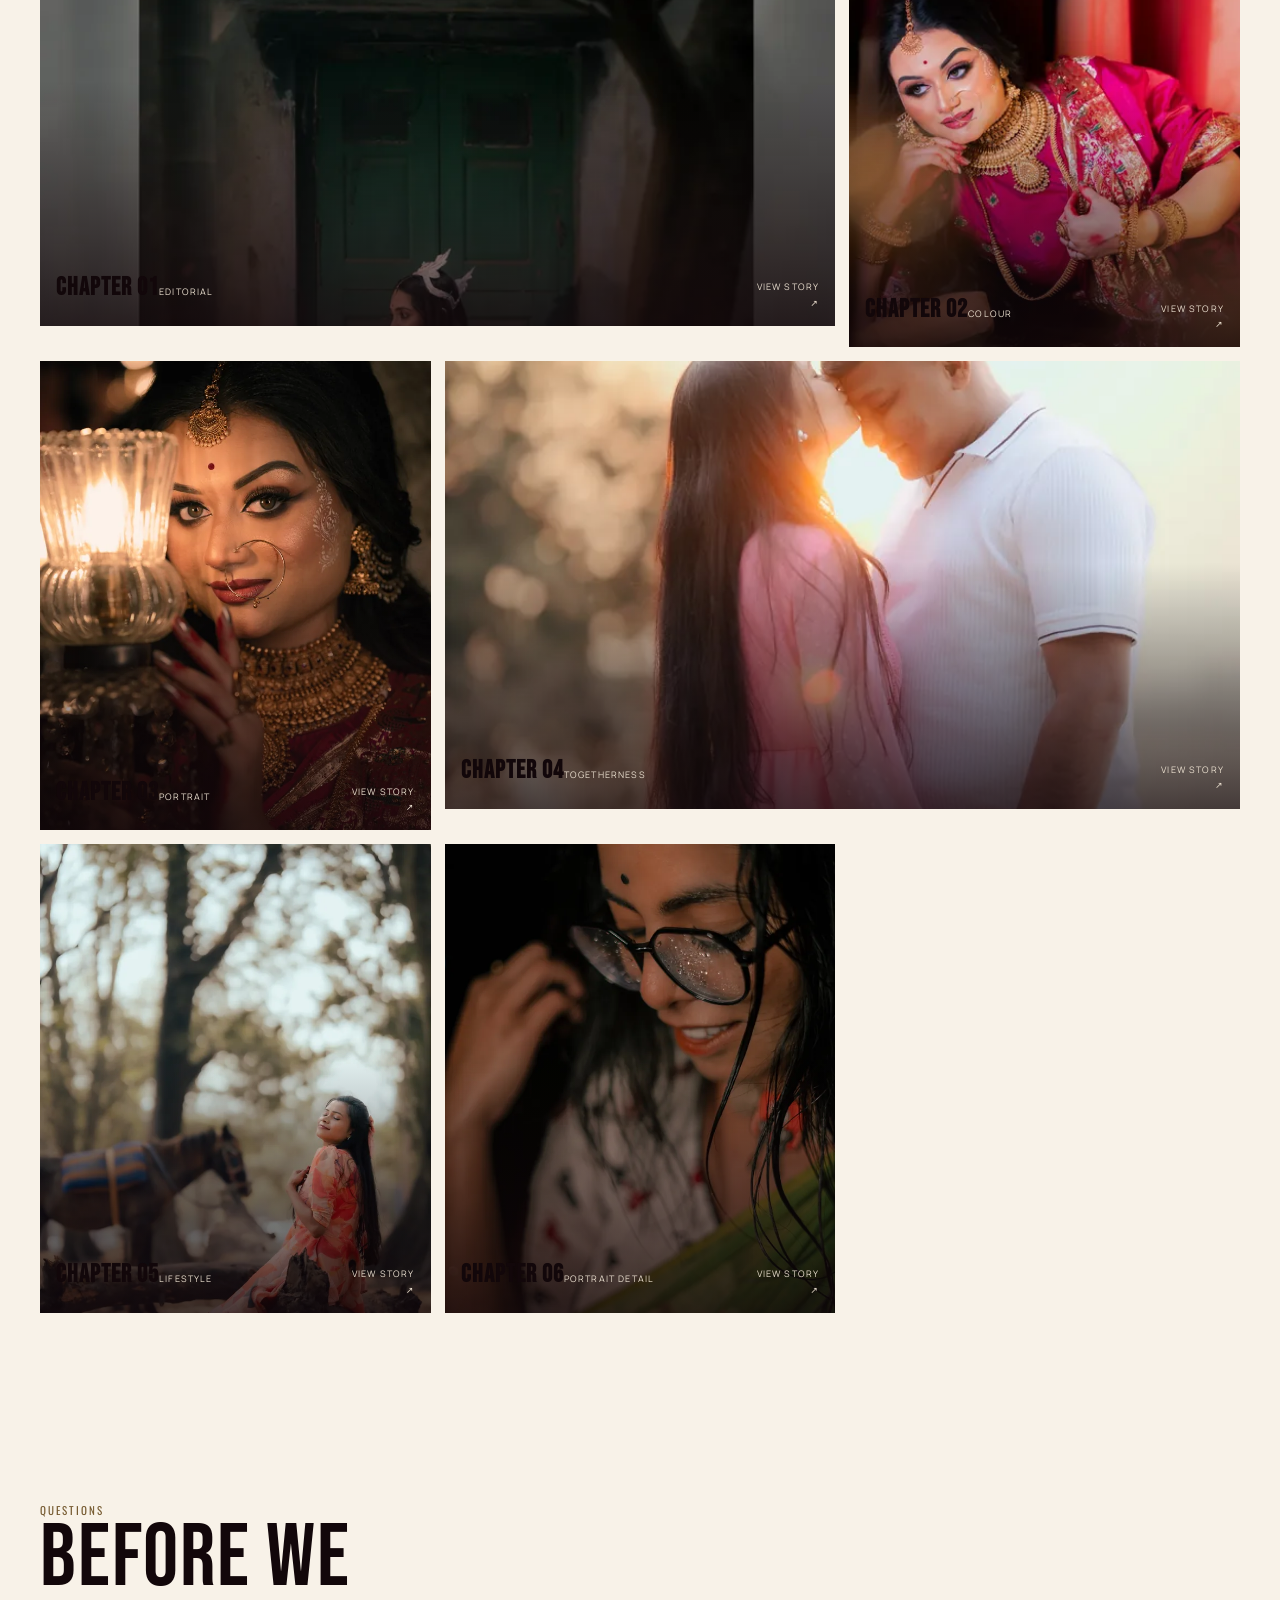
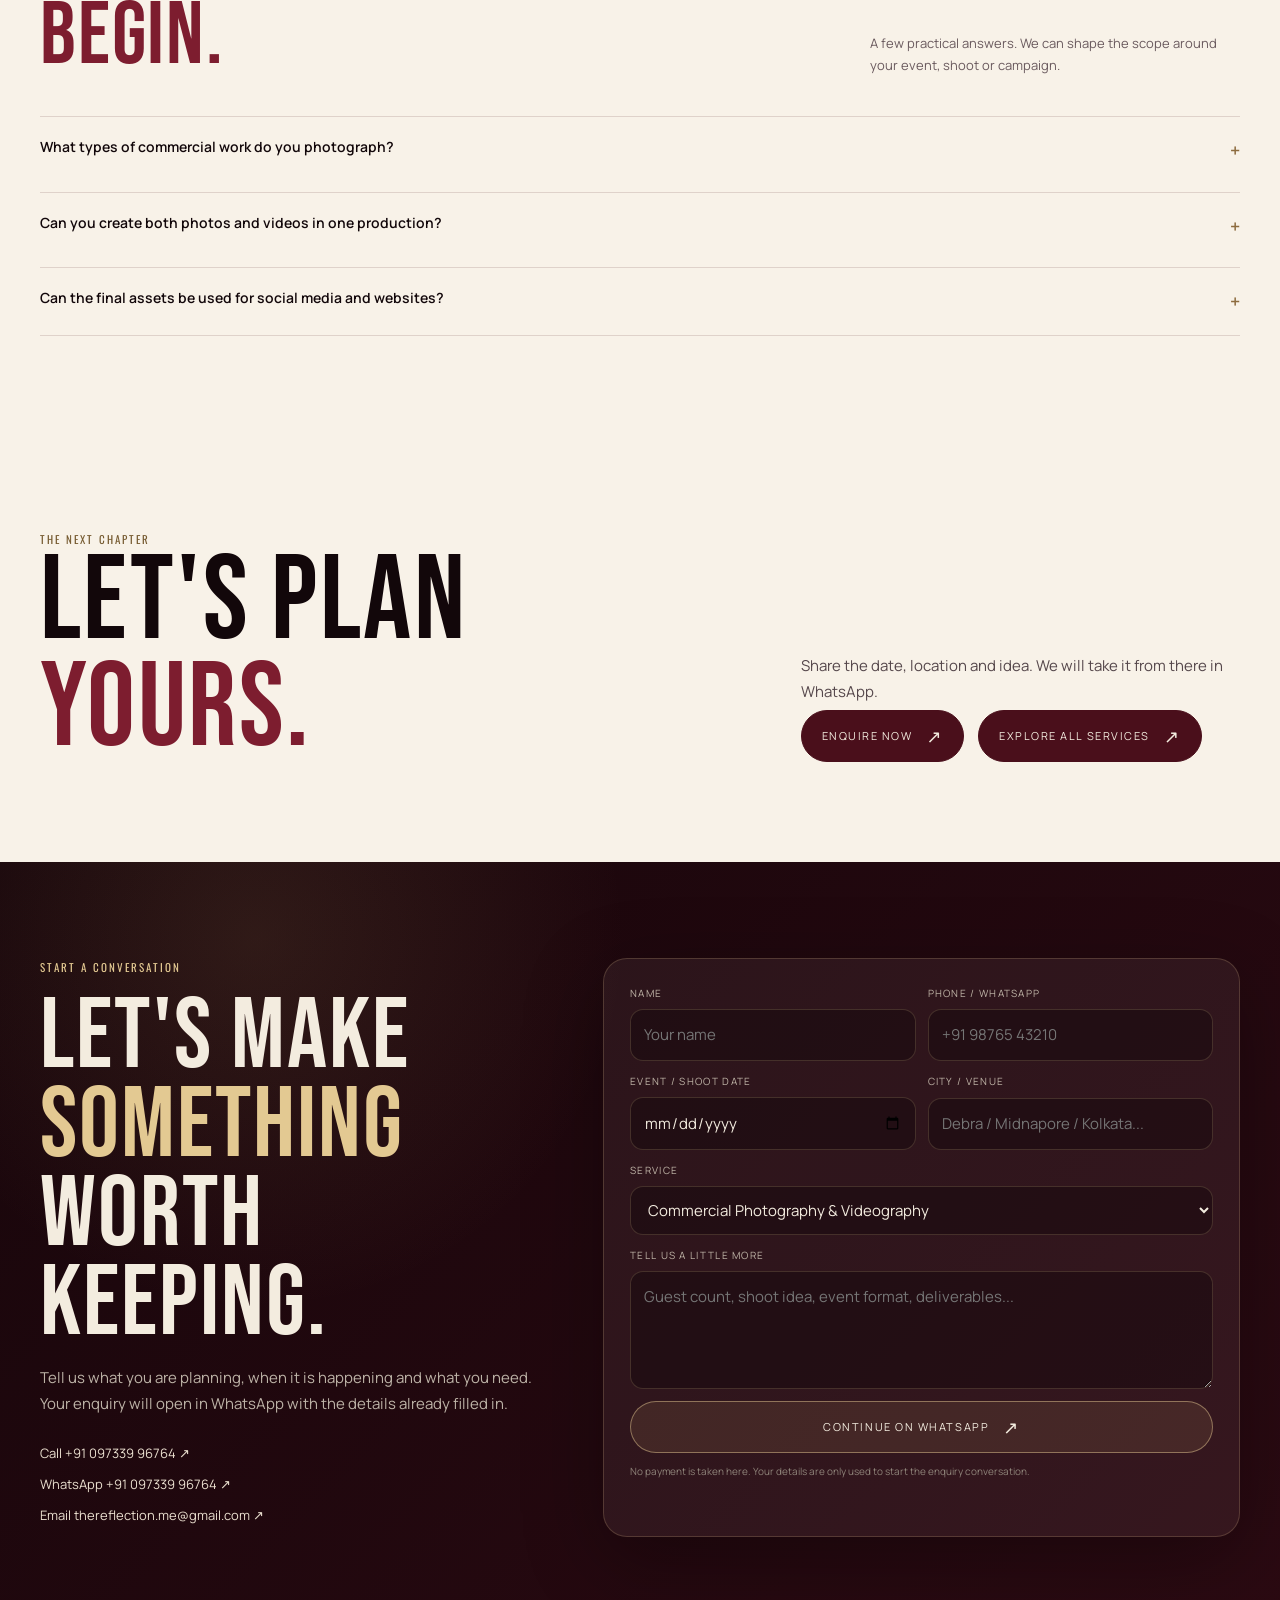
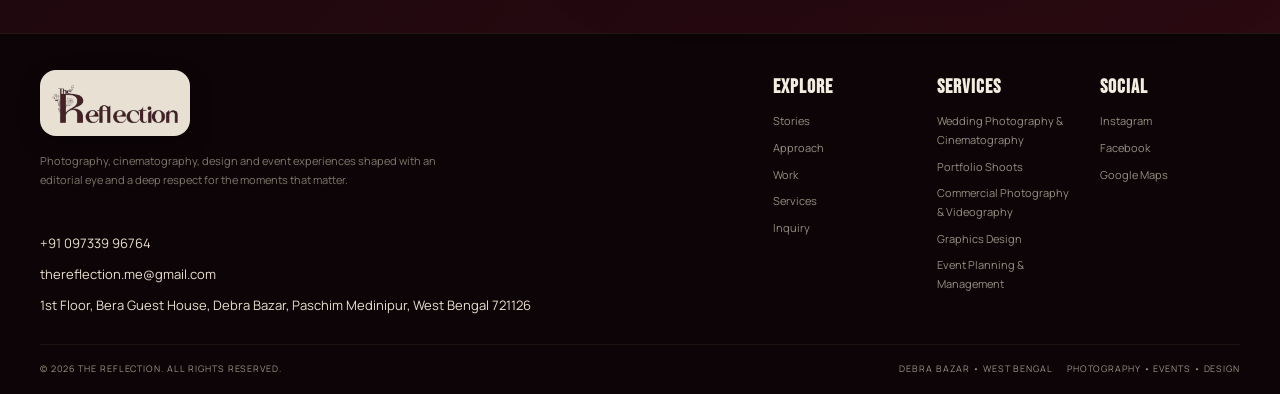
<file: commercial-photography.html>
<!DOCTYPE html>

<html lang="en-IN">
<head>
<meta charset="utf-8"/>
<meta content="width=device-width, initial-scale=1, viewport-fit=cover" name="viewport"/>
<meta content="#12070a" name="theme-color"/>
<meta content="Commercial photography and videography for brands, products, hospitality, spaces and campaigns in West Bengal by The Reflection." name="description"/>
<meta content="index,follow,max-image-preview:large,max-snippet:-1,max-video-preview:-1" name="robots"/>
<meta content="index,follow,max-image-preview:large,max-snippet:-1,max-video-preview:-1" name="googlebot"/>
<meta content="IN-WB" name="geo.region"/>
<meta content="Debra Bazar, Paschim Medinipur, West Bengal" name="geo.placename"/>
<meta content="22.390611;87.567306" name="geo.position"/>
<meta content="22.390611, 87.567306" name="ICBM"/>
<link href="https://thereflection.me/commercial-photography.html" rel="canonical"/>
<link href="https://fonts.googleapis.com" rel="preconnect"/>
<link crossorigin="" href="https://fonts.gstatic.com" rel="preconnect"/>
<link href="assets/css/styles.css" rel="stylesheet"/>
<link href="favicon.ico" rel="icon" sizes="any"/>
  <link href="favicon.png" rel="icon" sizes="96x96" type="image/png"/>
<link href="assets/icons/apple-touch-icon.png" rel="apple-touch-icon"/>
<link href="site.webmanifest" rel="manifest"/>
<title>Commercial Photography &amp; Videography | The Reflection</title>
<meta content="website" property="og:type"/>
<meta content="The Reflection" property="og:site_name"/>
<meta content="Commercial Photography &amp; Videography | The Reflection" property="og:title"/>
<meta content="Commercial photography and videography for brands, products, hospitality, spaces and campaigns in West Bengal by The Reflection." property="og:description"/>
<meta content="https://thereflection.me/commercial-photography.html" property="og:url"/>
<meta content="https://thereflection.me/assets/images/DSC09556-1400.webp" property="og:image"/>
<meta content="Commercial photography and videography for brands, products, hospitality, spaces and campaigns in West Bengal by The Reflection." property="og:image:alt"/>
<meta content="summary_large_image" name="twitter:card"/>
<meta content="Commercial Photography &amp; Videography | The Reflection" name="twitter:title"/>
<meta content="Commercial photography and videography for brands, products, hospitality, spaces and campaigns in West Bengal by The Reflection." name="twitter:description"/>
<meta content="https://thereflection.me/assets/images/DSC09556-1400.webp" name="twitter:image"/>
<script type="application/ld+json">{"@context":"https://schema.org","@graph":[{"@type":"ProfessionalService","@id":"https://thereflection.me/#business","name":"The Reflection","url":"https://thereflection.me/","logo":"https://thereflection.me/assets/brand/logo.svg","image":["https://thereflection.me/assets/images/_RJP2323-1400.webp"],"telephone":"+91 97339 96764","email":"thereflection.me@gmail.com","description":"Photography, cinematography, graphics design and event planning services in Debra Bazar, Paschim Medinipur, West Bengal.","address":{"@type":"PostalAddress","streetAddress":"1st Floor, Bera Guest House, Debra Bazar","addressLocality":"Debra Bazar","addressRegion":"West Bengal","postalCode":"721126","addressCountry":"IN"},"geo":{"@type":"GeoCoordinates","latitude":22.390611,"longitude":87.567306},"sameAs":["https://www.facebook.com/share/1DdpPGynDp/","https://www.instagram.com/thereflection.me?stkn=MzlucXIwNGFxcHYy"],"hasMap":"https://maps.app.goo.gl/7YUarU1rXk987SrG8?g_st=awb","contactPoint":[{"@type":"ContactPoint","contactType":"customer service","telephone":"+91 97339 96764"},{"@type":"ContactPoint","contactType":"customer service","email":"thereflection.me@gmail.com"}]},{"@type":"WebSite","@id":"https://thereflection.me/#website","url":"https://thereflection.me/","name":"The Reflection","publisher":{"@id":"https://thereflection.me/#business"},"inLanguage":"en-IN"},{"@type":"WebPage","@id":"https://thereflection.me/commercial-photography.html#webpage","url":"https://thereflection.me/commercial-photography.html","name":"Commercial Photography & Videography | The Reflection","description":"Commercial photography and videography for brands, products, hospitality, spaces and campaigns in West Bengal by The Reflection.","isPartOf":{"@id":"https://thereflection.me/#website"},"about":{"@id":"https://thereflection.me/#business"},"inLanguage":"en-IN"},{"@type":"Service","@id":"https://thereflection.me/commercial-photography.html#service","name":"Commercial Photography & Videography","serviceType":"Commercial Photography & Videography","provider":{"@id":"https://thereflection.me/#business"},"areaServed":{"@type":"AdministrativeArea","name":"Paschim Medinipur, West Bengal, India"},"description":"Commercial photography and videography for brands, products, hospitality, spaces and campaigns in West Bengal by The Reflection.","url":"https://thereflection.me/commercial-photography.html"}]}</script>
</head>
<script type="application/ld+json">{"@context":"https://schema.org","@graph":[{"@type":"FAQPage","@id":"https://thereflection.me/commercial-photography.html#faq","mainEntity":[{"@type":"Question","name":"What types of commercial work do you photograph?","acceptedAnswer":{"@type":"Answer","text":"The service can be tailored to products, brands, people, hospitality, interiors, events and campaign content."}},{"@type":"Question","name":"Can you create both photos and videos in one production?","acceptedAnswer":{"@type":"Answer","text":"Yes. Photography and videography can be coordinated around a single creative brief and shot plan."}},{"@type":"Question","name":"Can the final assets be used for social media and websites?","acceptedAnswer":{"@type":"Answer","text":"Yes. Deliverables can be planned around the required digital placements and campaign formats."}}]},{"@type":"BreadcrumbList","@id":"https://thereflection.me/commercial-photography.html#breadcrumb","itemListElement":[{"@type":"ListItem","position":1,"name":"Home","item":"https://thereflection.me/"},{"@type":"ListItem","position":2,"name":"Commercial Photography & Videography","item":"https://thereflection.me/commercial-photography.html"}]}]}</script>
<body data-page="service" data-service="Commercial Photography &amp; Videography">
<a class="skip-link" href="#main-content">Skip to content</a>
<header class="header">
<div class="container header-inner">
<a aria-label="The Reflection home" class="brand-badge" href="index.html">
<img alt="The Reflection" height="787" src="assets/brand/logo.svg" width="2441"/>
</a>
<nav aria-label="Primary" class="nav"><a href="index.html#stories">Stories</a><a href="index.html#approach">Approach</a><a href="index.html#work">Work</a><a href="index.html#services">Services</a><a href="index.html#inquiry">Inquiry</a></nav>
<div class="header-actions">
<a class="inquire-top" href="#inquiry">Inquire</a>
<button aria-controls="site-drawer" aria-expanded="false" aria-label="Open navigation menu" class="menu-button" data-menu-button="" type="button"><span></span></button>
</div>
</div>
</header>
<div class="drawer" data-drawer="" id="site-drawer">
<div aria-label="Site navigation" aria-modal="true" class="drawer-panel" role="dialog">
<nav class="drawer-nav"><a data-menu-close="" href="index.html">Home</a><a data-menu-close="" href="index.html#stories">Stories</a><a data-menu-close="" href="index.html#approach">Approach</a><a data-menu-close="" href="index.html#work">Work</a><a data-menu-close="" href="index.html#services">Services</a><a data-menu-close="" href="index.html#inquiry">Inquiry</a></nav>
<div class="drawer-meta">
<a href="tel:+9109733996764">Call +91 097339 96764</a>
<a href="https://wa.me/919733996764" rel="noopener" target="_blank">WhatsApp +91 097339 96764</a>
<a href="mailto:thereflection.me@gmail.com">thereflection.me@gmail.com</a>
<a href="https://maps.app.goo.gl/7YUarU1rXk987SrG8?g_st=awb" rel="noopener" target="_blank">Find us in Debra Bazar ↗</a>
</div>
</div>
</div>
<main id="main-content">
<section aria-labelledby="page-title" class="page-hero">
<div class="container page-hero-grid">
<div class="page-hero-copy reveal">
<div class="eyebrow">BRANDS • PRODUCTS • SPACES • CAMPAIGNS</div>
<h1 class="display" id="page-title">MAKE YOUR<br/>BRAND LOOK<br/>WORTH REMEMBERING.</h1>
<p>Commercial images and short-form films built around clarity, mood and brand consistency—from product details to people, spaces and campaign moments.</p>
<div class="hero-actions">
<a class="btn" href="#inquiry">Start an enquiry <span class="arrow">↗</span></a>
<a class="btn btn-secondary" href="index.html#work">See our work <span class="arrow">↗</span></a>
</div>
</div>
<div class="page-hero-media reveal">
<img alt="Couple walking through a quiet city landscape at dusk" class="" decoding="async" fetchpriority="high" height="933" loading="eager" sizes="(max-width: 719px) 100vw, 56vw" src="assets/images/DSC09556-1400.webp" srcset="assets/images/DSC09556-720.webp 720w, assets/images/DSC09556-1400.webp 1400w" width="1400"/>
<div class="page-hero-meta"><b>THE BRAND STORY</b><span>The Reflection • Debra Bazar</span></div>
</div>
</div>
</section>
<section class="section section-dark" id="approach">
<div class="container">
<div class="story-intro reveal">
<div><div class="eyebrow">THE IDEA</div><h2 class="display">IMAGES THAT<br/>WORK HARD<br/>AFTER THE SHOOT.</h2></div>
<p>Your visuals need to fit a website, social feed, catalogue, pitch deck and campaign system. We plan the shoot with those destinations in mind.</p>
</div>
</div>
</section>
<section class="section section-ink2">
<div class="container process-grid">
<div class="process-image reveal">
<img alt="Couple walking through a quiet city landscape at dusk" class="" decoding="async" height="933" loading="lazy" sizes="(max-width: 719px) 100vw, 42vw" src="assets/images/DSC09556-1400.webp" srcset="assets/images/DSC09556-720.webp 720w, assets/images/DSC09556-1400.webp 1400w" width="1400"/>
</div>
<div class="process-list">
<article class="process-card reveal"><div class="step">01</div><div><h3>DISCOVER</h3><p>Understand the product, customer, brand tone and campaign requirement.</p></div></article><article class="process-card reveal"><div class="step">02</div><div><h3>DIRECT</h3><p>Plan shot lists, locations, props, lighting and visual references.</p></div></article><article class="process-card reveal"><div class="step">03</div><div><h3>CREATE</h3><p>Photograph and film hero assets, supporting details and social-first cutaways.</p></div></article><article class="process-card reveal"><div class="step">04</div><div><h3>DELIVER</h3><p>Organise a coherent set of final assets for web, social and marketing use.</p></div></article>
</div>
</div>
</section>
<section class="section section-dark" id="work">
<div class="container">
<div class="section-heading reveal">
<div><div class="eyebrow">WHAT YOU RECEIVE</div><h2 class="display">BUILT TO FEEL<br/><span class="gold">CONSIDERED.</span></h2></div>
<p>Clear deliverables, deliberate direction and a visual language that stays coherent from first frame to final output.</p>
</div>
<div class="value-grid">
<article class="value-card reveal"><div class="num">01</div><h3>Product photography</h3><p>Clean, detailed imagery for launches, catalogues, ecommerce and campaigns.</p></article><article class="value-card reveal"><div class="num">02</div><h3>Brand films</h3><p>Short-form videos that bring products, people and spaces to life.</p></article><article class="value-card reveal"><div class="num">03</div><h3>Hospitality &amp; spaces</h3><p>Atmospheric interiors, architecture, food and guest experiences.</p></article><article class="value-card reveal"><div class="num">04</div><h3>Campaign content</h3><p>A planned mix of hero frames, detail shots and social-ready visual assets.</p></article>
</div>
</div>
</section>
<section class="section section-light">
<div class="container">
<div class="section-heading reveal">
<div><div class="eyebrow" style="color:#765b31">SELECTED FRAMES</div><h2 class="display">LET THE<br/>IMAGES <span style="color:#7d1d2f">SPEAK.</span></h2></div>
<p>These frames are drawn from the work shared for this website concept and are arranged here as a compact visual sample.</p>
</div>
<div class="work-grid">
<article class="work-card reveal">
<img alt="Editorial bridal portrait framed by a heritage doorway" class="" decoding="async" height="1991" loading="lazy" sizes="(max-width: 719px) 50vw, 33vw" src="assets/images/DSC_7773-1400.webp" srcset="assets/images/DSC_7773-720.webp 720w, assets/images/DSC_7773-1400.webp 1400w" width="1400"/>
<div class="work-caption"><div><strong>Chapter 01</strong><span>Editorial</span></div><span>View story ↗</span></div>
</article>
<article class="work-card reveal">
<img alt="Editorial bridal portrait in a vibrant magenta sari" class="" decoding="async" height="889" loading="lazy" sizes="(max-width: 719px) 50vw, 33vw" src="assets/images/PIX07275-1400.webp" srcset="assets/images/PIX07275-720.webp 720w, assets/images/PIX07275-1400.webp 1400w" width="1400"/>
<div class="work-caption"><div><strong>Chapter 02</strong><span>Colour</span></div><span>View story ↗</span></div>
</article>
<article class="work-card reveal">
<img alt="Intimate close-up bridal portrait beside a glowing lamp" class="" decoding="async" height="2048" loading="lazy" sizes="(max-width: 719px) 50vw, 33vw" src="assets/images/PIX07248-1400.webp" srcset="assets/images/PIX07248-720.webp 720w, assets/images/PIX07248-1400.webp 1400w" width="1365"/>
<div class="work-caption"><div><strong>Chapter 03</strong><span>Portrait</span></div><span>View story ↗</span></div>
</article>
<article class="work-card reveal">
<img alt="Couple sharing a quiet moment in warm sunset light" class="" decoding="async" height="2048" loading="lazy" sizes="(max-width: 719px) 50vw, 33vw" src="assets/images/DSC09998-1400.webp" srcset="assets/images/DSC09998-720.webp 720w, assets/images/DSC09998-1400.webp 1400w" width="1365"/>
<div class="work-caption"><div><strong>Chapter 04</strong><span>Togetherness</span></div><span>View story ↗</span></div>
</article>
<article class="work-card reveal">
<img alt="Portrait of a woman beside a horse in a forest setting" class="" decoding="async" height="2048" loading="lazy" sizes="(max-width: 719px) 50vw, 33vw" src="assets/images/DSC09772-1400.webp" srcset="assets/images/DSC09772-720.webp 720w, assets/images/DSC09772-1400.webp 1400w" width="1365"/>
<div class="work-caption"><div><strong>Chapter 05</strong><span>Lifestyle</span></div><span>View story ↗</span></div>
</article>
<article class="work-card reveal">
<img alt="Expressive close-up portrait with glasses and rain on the lenses" class="" decoding="async" height="2048" loading="lazy" sizes="(max-width: 719px) 50vw, 33vw" src="assets/images/PIX08713-1400.webp" srcset="assets/images/PIX08713-720.webp 720w, assets/images/PIX08713-1400.webp 1400w" width="1365"/>
<div class="work-caption"><div><strong>Chapter 06</strong><span>Portrait detail</span></div><span>View story ↗</span></div>
</article>
</div>
</div>
</section>
<section aria-labelledby="faq-title" class="section section-light">
<div class="container">
<div class="section-heading reveal">
<div><div class="eyebrow" style="color:#765b31">QUESTIONS</div><h2 class="display" id="faq-title">BEFORE WE<br/><span style="color:#7d1d2f">BEGIN.</span></h2></div>
<p>A few practical answers. We can shape the scope around your event, shoot or campaign.</p>
</div>
<div class="faq">
<details class="faq-item reveal"><summary aria-expanded="false" class="faq-question">What types of commercial work do you photograph?<span class="faq-symbol">+</span></summary><div class="faq-answer"><p>The service can be tailored to products, brands, people, hospitality, interiors, events and campaign content.</p></div></details><details class="faq-item reveal"><summary aria-expanded="false" class="faq-question">Can you create both photos and videos in one production?<span class="faq-symbol">+</span></summary><div class="faq-answer"><p>Yes. Photography and videography can be coordinated around a single creative brief and shot plan.</p></div></details><details class="faq-item reveal"><summary aria-expanded="false" class="faq-question">Can the final assets be used for social media and websites?<span class="faq-symbol">+</span></summary><div class="faq-answer"><p>Yes. Deliverables can be planned around the required digital placements and campaign formats.</p></div></details>
</div>
</div>
</section>
<section class="cta-band">
<div class="container cta-band-inner">
<div><div class="eyebrow" style="color:#765b31">THE NEXT CHAPTER</div><h2 class="display cta-title">LET'S PLAN<br/><span style="color:#7d1d2f">YOURS.</span></h2></div>
<div><p class="cta-copy">Share the date, location and idea. We will take it from there in WhatsApp.</p><div class="cta-actions"><a class="btn" href="#inquiry">Enquire now <span class="arrow">↗</span></a><a class="btn" href="index.html#services">Explore all services <span class="arrow">↗</span></a></div></div>
</div>
</section>
<section class="inquiry" id="inquiry">
<div class="container inquiry-grid">
<div class="inquiry-copy reveal">
<div class="eyebrow">START A CONVERSATION</div>
<h2 class="display">LET'S MAKE<br/><span class="gold">SOMETHING</span><br/>WORTH KEEPING.</h2>
<p>Tell us what you are planning, when it is happening and what you need. Your enquiry will open in WhatsApp with the details already filled in.</p>
<div class="contact-links">
<a href="tel:+9109733996764">Call +91 097339 96764 ↗</a>
<a href="https://wa.me/919733996764" rel="noopener" target="_blank">WhatsApp +91 097339 96764 ↗</a>
<a href="mailto:thereflection.me@gmail.com">Email thereflection.me@gmail.com ↗</a>
</div>
</div>
<div class="form-wrap reveal">
<form data-whatsapp-form="">
<div class="form-grid">
<div class="field"><label for="name">Name</label><input autocomplete="name" id="name" name="name" placeholder="Your name" required="" type="text"/></div>
<div class="field"><label for="phone">Phone / WhatsApp</label><input autocomplete="tel" id="phone" inputmode="tel" name="phone" placeholder="+91 98765 43210" required="" type="tel"/></div>
<div class="field"><label for="date">Event / Shoot date</label><input id="date" name="date" type="date"/></div>
<div class="field"><label for="city">City / Venue</label><input autocomplete="address-level2" id="city" name="city" placeholder="Debra / Midnapore / Kolkata..." type="text"/></div>
<div class="field"><label for="service">Service</label><select id="service" name="service"><option value="Wedding Photography &amp; Cinematography">Wedding Photography &amp; Cinematography</option><option value="Portfolio Shoots">Portfolio Shoots</option><option selected="" value="Commercial Photography &amp; Videography">Commercial Photography &amp; Videography</option><option value="Graphics Design">Graphics Design</option><option value="Event Planning &amp; Management">Event Planning &amp; Management</option></select></div>
<div class="field"><label for="message">Tell us a little more</label><textarea id="message" name="message" placeholder="Guest count, shoot idea, event format, deliverables..."></textarea></div>
</div>
<button class="btn form-submit" type="submit">Continue on WhatsApp <span class="arrow">↗</span></button>
<p class="form-note">No payment is taken here. Your details are only used to start the enquiry conversation.</p>
<div aria-live="polite" class="form-message"></div>
</form>
</div>
</div>
</section>
</main>
<footer class="footer">
<div class="container footer-grid">
<div class="footer-brand">
<a aria-label="The Reflection home" class="brand-badge" href="index.html"><img alt="The Reflection" height="787" src="assets/brand/logo.svg" width="2441"/></a>
<p>Photography, cinematography, design and event experiences shaped with an editorial eye and a deep respect for the moments that matter.</p>
<div class="contact-links">
<a href="tel:+9109733996764">+91 097339 96764</a>
<a href="mailto:thereflection.me@gmail.com">thereflection.me@gmail.com</a>
<a href="https://maps.app.goo.gl/7YUarU1rXk987SrG8?g_st=awb" rel="noopener" target="_blank">1st Floor, Bera Guest House, Debra Bazar, Paschim Medinipur, West Bengal 721126</a>
</div>
</div>
<div class="footer-links">
<div class="footer-col">
<strong>Explore</strong>
<a href="index.html#stories">Stories</a>
<a href="index.html#approach">Approach</a>
<a href="index.html#work">Work</a>
<a href="index.html#services">Services</a>
<a href="index.html#inquiry">Inquiry</a>
</div>
<div class="footer-col">
<strong>Services</strong>
<a href="wedding-photography.html">Wedding Photography &amp; Cinematography</a><a href="portfolio-shoot.html">Portfolio Shoots</a><a href="commercial-photography.html">Commercial Photography &amp; Videography</a><a href="graphics-design.html">Graphics Design</a><a href="event-planning.html">Event Planning &amp; Management</a>
</div>
<div class="footer-col">
<strong>Social</strong>
<a href="https://www.instagram.com/thereflection.me?stkn=MzlucXIwNGFxcHYy" rel="noopener" target="_blank">Instagram</a>
<a href="https://www.facebook.com/share/1DdpPGynDp/" rel="noopener" target="_blank">Facebook</a>
<a href="https://maps.app.goo.gl/7YUarU1rXk987SrG8?g_st=awb" rel="noopener" target="_blank">Google Maps</a>
</div>
</div>
</div>
<div class="container footer-bottom">
<span>© <span data-year=""></span> The Reflection. All rights reserved.</span>
<div class="socials"><span>Debra Bazar • West Bengal</span><span>Photography • Events • Design</span></div>
</div>
</footer>
<a aria-label="Chat with The Reflection on WhatsApp" class="floating-wa" href="https://wa.me/919733996764" rel="noopener" target="_blank">
<svg aria-hidden="true" fill="none" stroke="currentColor" stroke-width="1.7" viewbox="0 0 24 24"><path d="M20.5 11.7a8.3 8.3 0 0 1-12.3 7.2L4 20l1.2-4.1A8.3 8.3 0 1 1 20.5 11.7Z"></path><path d="M8.8 8.8c.2-.4.4-.4.7-.4h.5c.2 0 .4.2.5.5l.7 1.6c.1.2.1.4-.1.6l-.5.6c.6 1.2 1.6 2.2 2.8 2.8l.6-.5c.2-.2.4-.2.6-.1l1.6.7c.3.1.5.3.5.6 0 .5-.2 1-.5 1.3-.4.4-1 .6-1.5.5-2.2-.5-4.7-2.9-5.7-4.2-.7-.9-1.5-2.4-1.6-3.2 0-.4.1-.8.4-1.2Z"></path></svg>
</a>
<script defer="" src="assets/js/config.js"></script>
<script defer="" src="assets/js/app.js"></script>
</body></html>
</file>
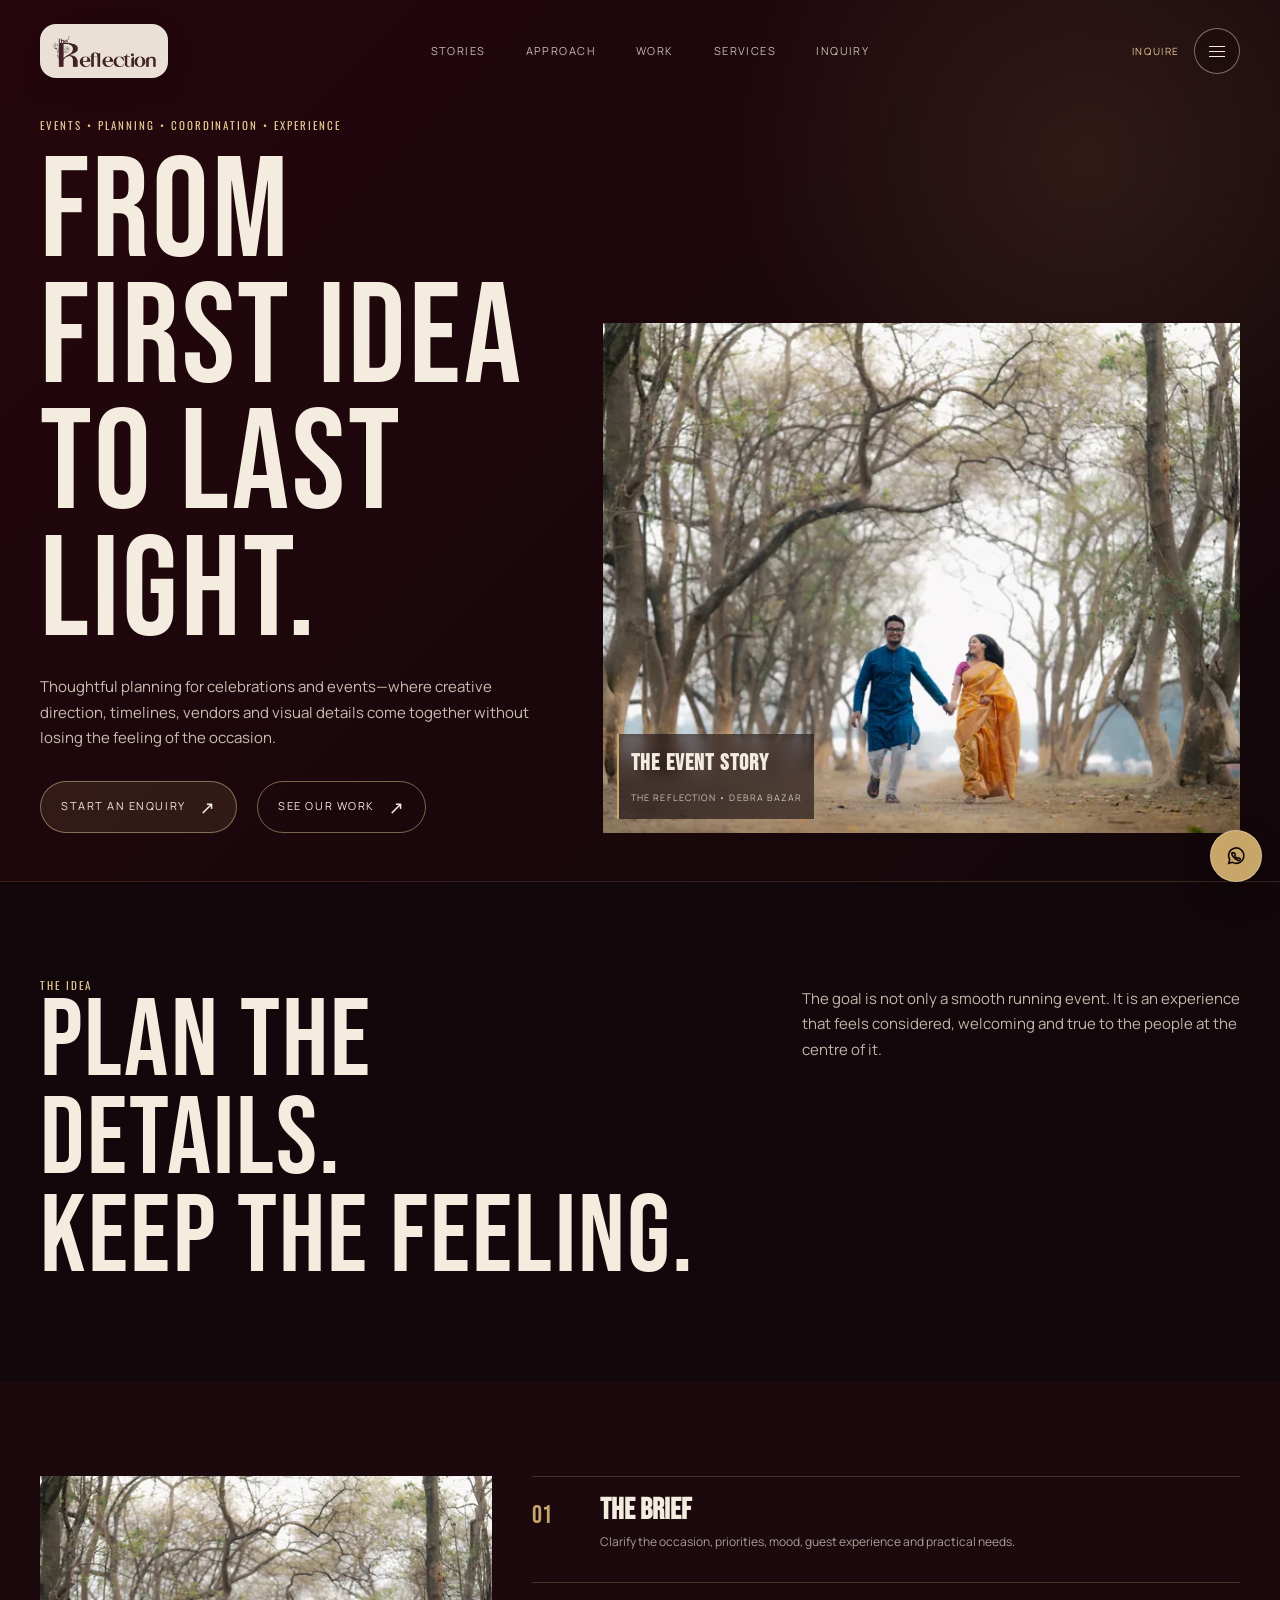
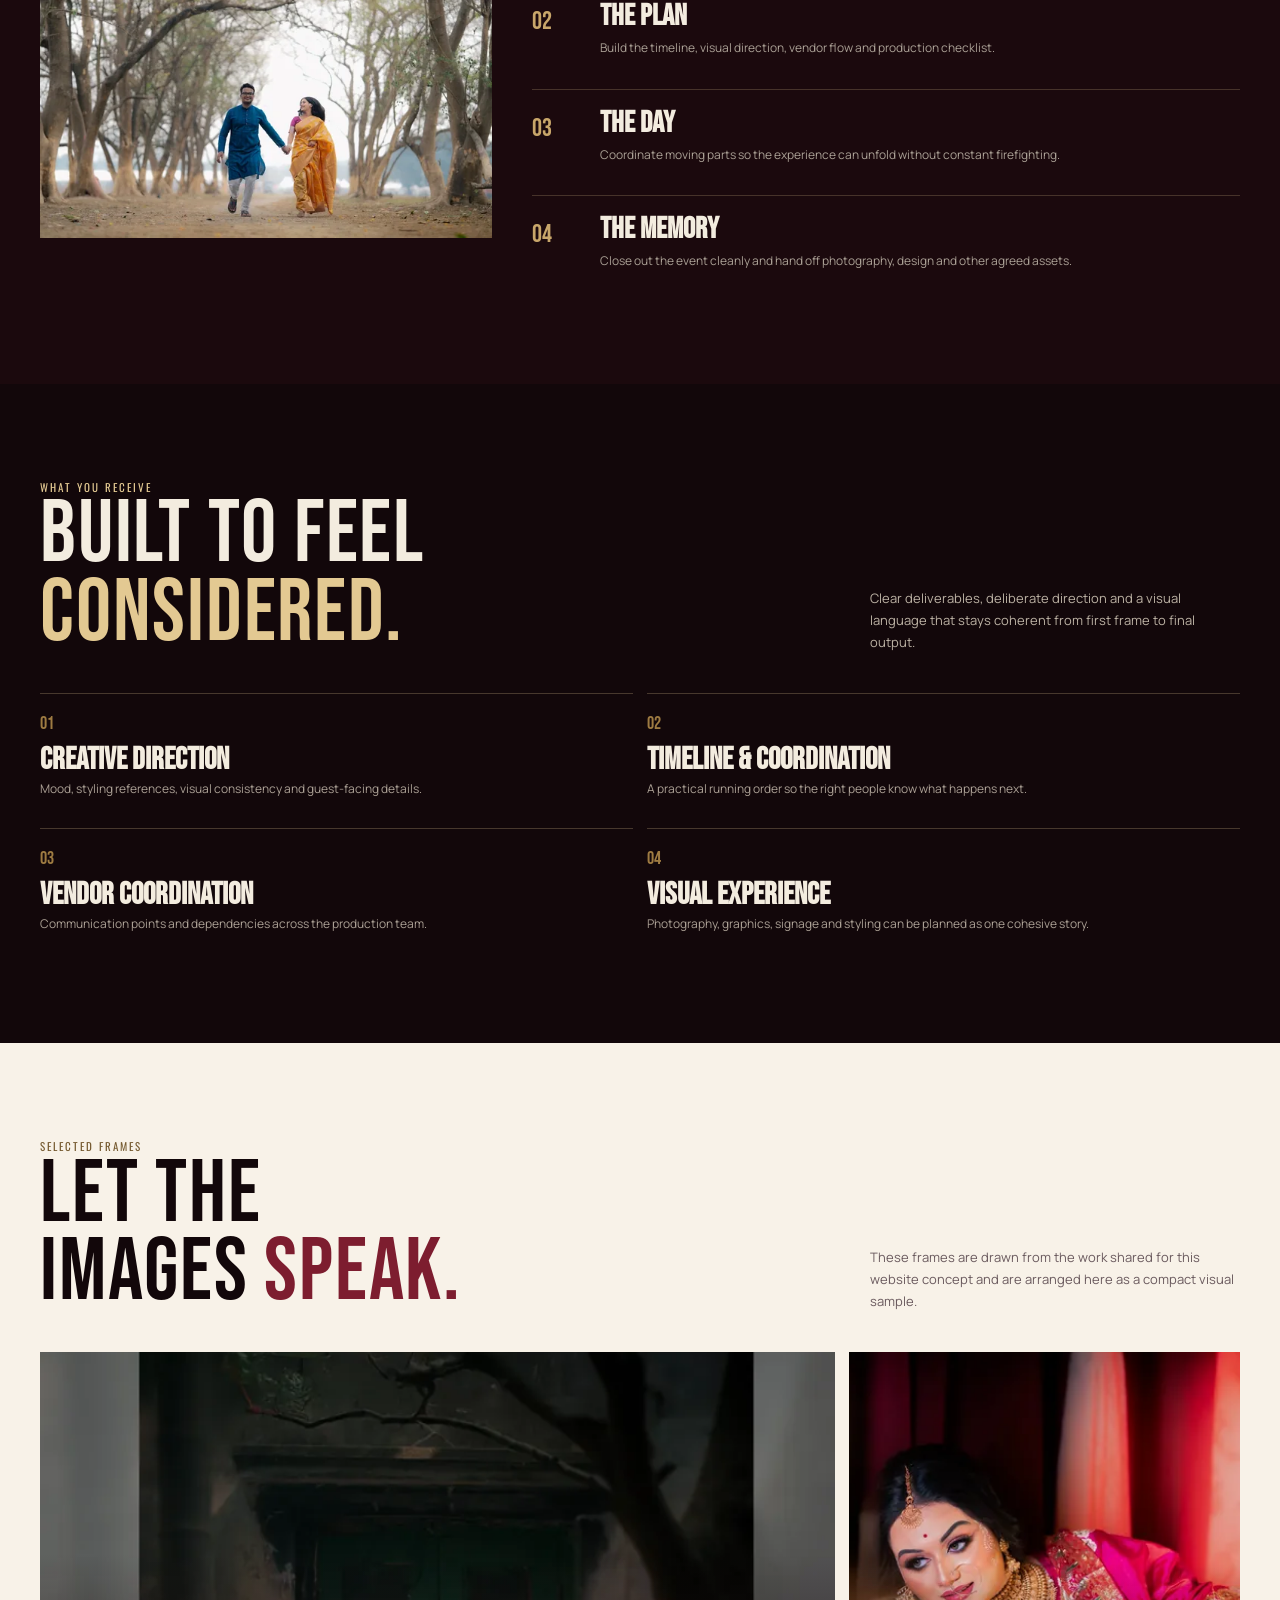
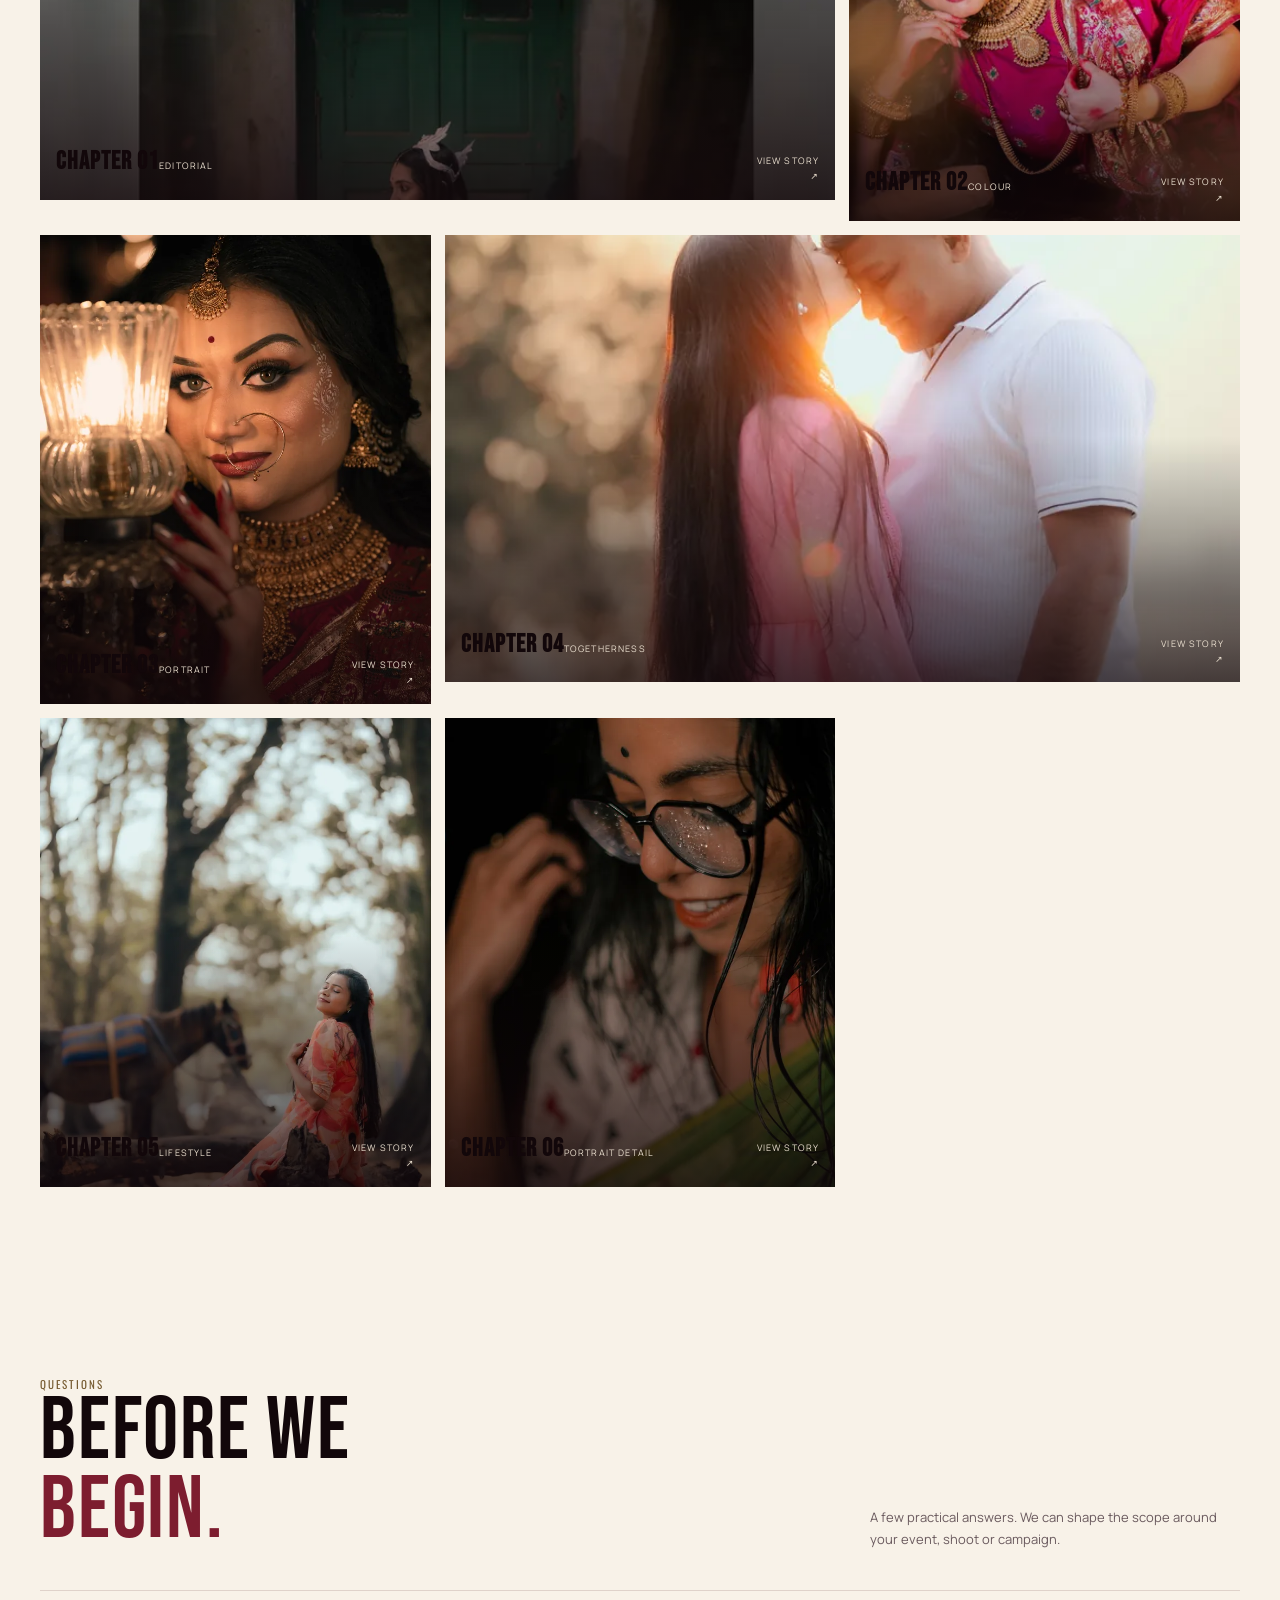
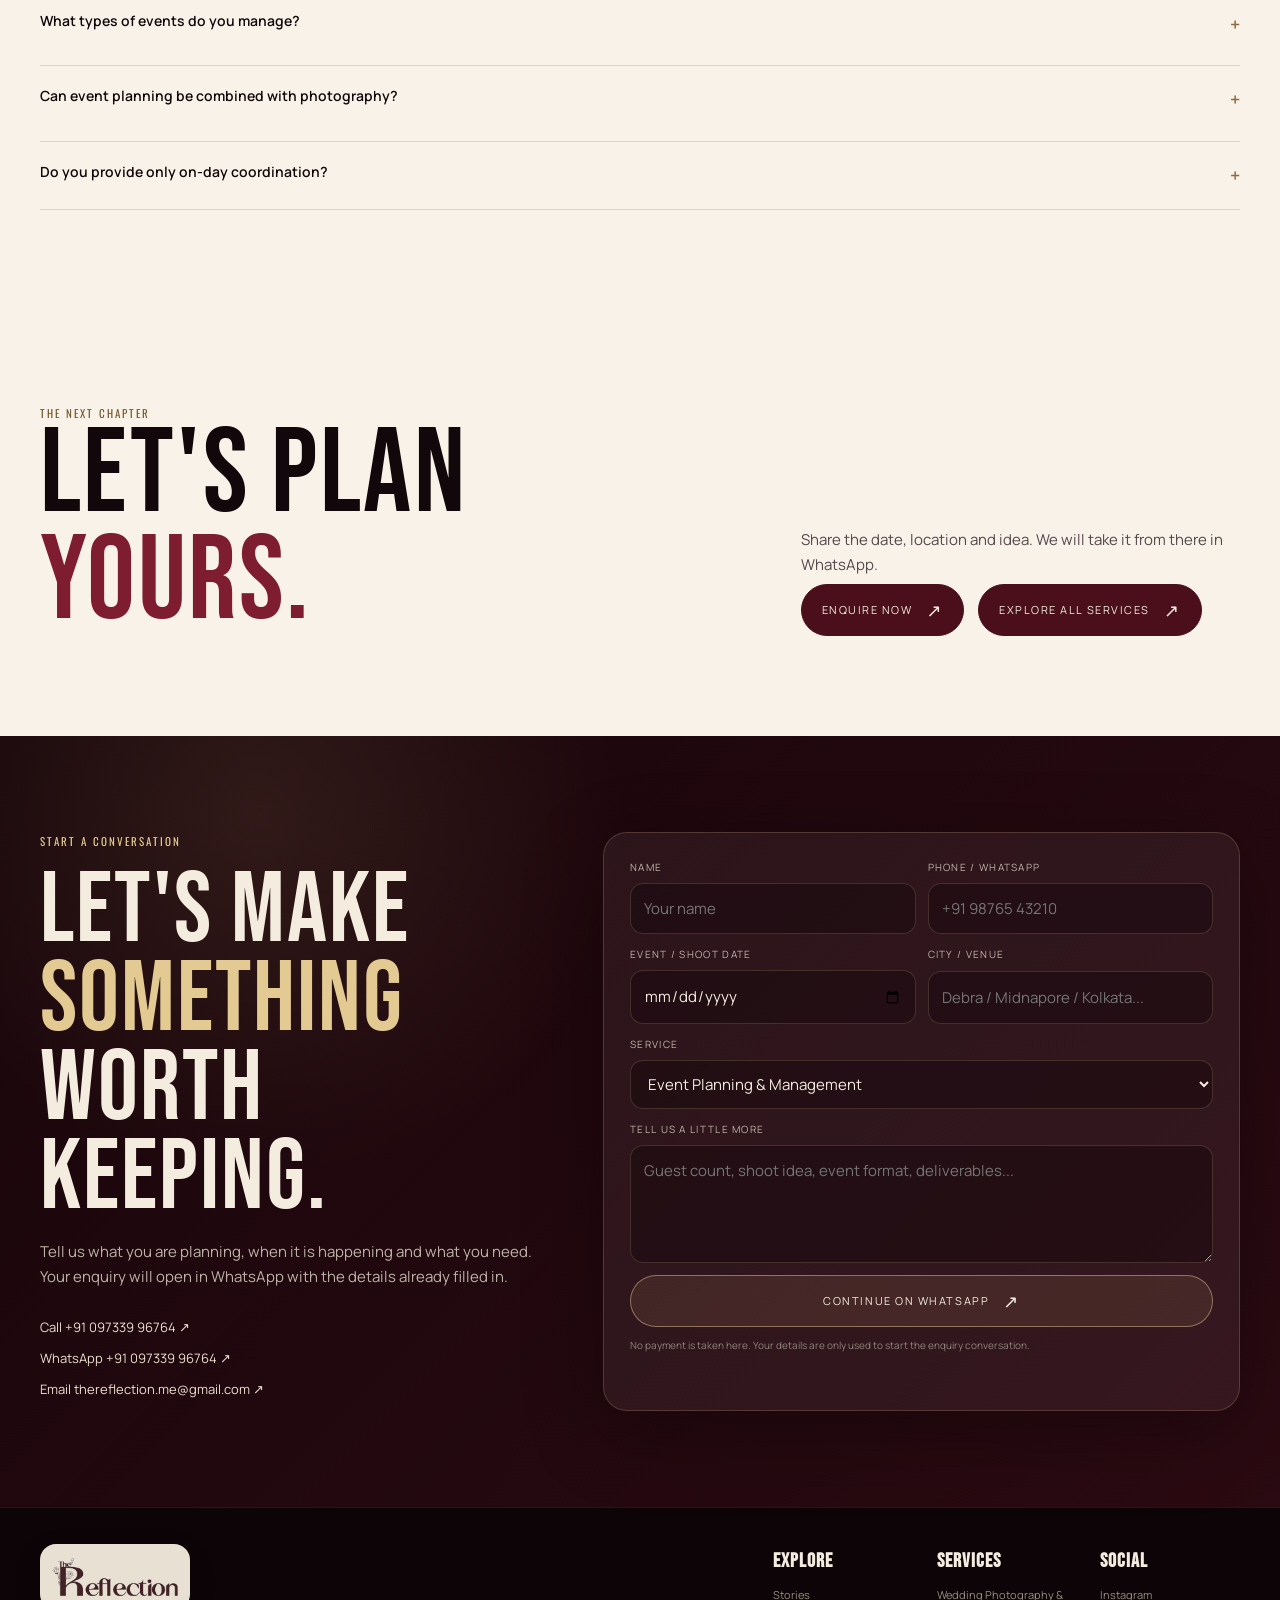
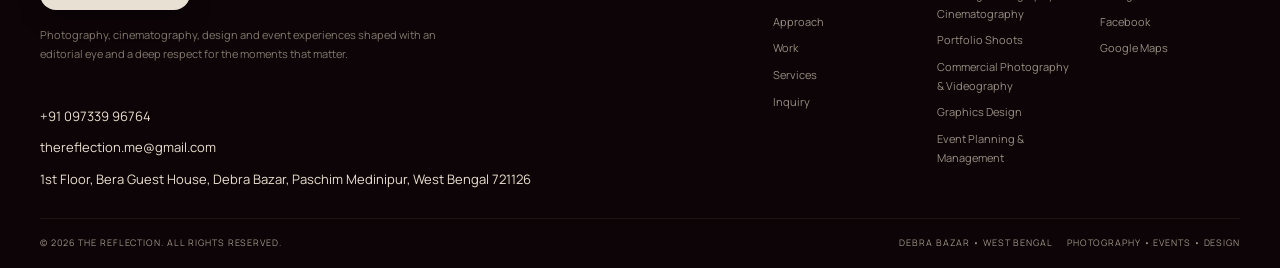
<file: event-planning.html>
<!DOCTYPE html>

<html lang="en-IN">
<head>
<meta charset="utf-8"/>
<meta content="width=device-width, initial-scale=1, viewport-fit=cover" name="viewport"/>
<meta content="#12070a" name="theme-color"/>
<meta content="Event planning and management in West Bengal by The Reflection. Visual styling, coordination, timelines and on-day event support." name="description"/>
<meta content="index,follow,max-image-preview:large,max-snippet:-1,max-video-preview:-1" name="robots"/>
<meta content="index,follow,max-image-preview:large,max-snippet:-1,max-video-preview:-1" name="googlebot"/>
<meta content="IN-WB" name="geo.region"/>
<meta content="Debra Bazar, Paschim Medinipur, West Bengal" name="geo.placename"/>
<meta content="22.390611;87.567306" name="geo.position"/>
<meta content="22.390611, 87.567306" name="ICBM"/>
<link href="https://thereflection.me/event-planning.html" rel="canonical"/>
<link href="https://fonts.googleapis.com" rel="preconnect"/>
<link crossorigin="" href="https://fonts.gstatic.com" rel="preconnect"/>
<link href="assets/css/styles.css" rel="stylesheet"/>
<link href="favicon.ico" rel="icon" sizes="any"/>
  <link href="favicon.png" rel="icon" sizes="96x96" type="image/png"/>
<link href="assets/icons/apple-touch-icon.png" rel="apple-touch-icon"/>
<link href="site.webmanifest" rel="manifest"/>
<title>Event Planning &amp; Management | The Reflection</title>
<meta content="website" property="og:type"/>
<meta content="The Reflection" property="og:site_name"/>
<meta content="Event Planning &amp; Management | The Reflection" property="og:title"/>
<meta content="Event planning and management in West Bengal by The Reflection. Visual styling, coordination, timelines and on-day event support." property="og:description"/>
<meta content="https://thereflection.me/event-planning.html" property="og:url"/>
<meta content="https://thereflection.me/assets/images/DSC08694-1400.webp" property="og:image"/>
<meta content="Event planning and management in West Bengal by The Reflection. Visual styling, coordination, timelines and on-day event support." property="og:image:alt"/>
<meta content="summary_large_image" name="twitter:card"/>
<meta content="Event Planning &amp; Management | The Reflection" name="twitter:title"/>
<meta content="Event planning and management in West Bengal by The Reflection. Visual styling, coordination, timelines and on-day event support." name="twitter:description"/>
<meta content="https://thereflection.me/assets/images/DSC08694-1400.webp" name="twitter:image"/>
<script type="application/ld+json">{"@context":"https://schema.org","@graph":[{"@type":"ProfessionalService","@id":"https://thereflection.me/#business","name":"The Reflection","url":"https://thereflection.me/","logo":"https://thereflection.me/assets/brand/logo.svg","image":["https://thereflection.me/assets/images/_RJP2323-1400.webp"],"telephone":"+91 97339 96764","email":"thereflection.me@gmail.com","description":"Photography, cinematography, graphics design and event planning services in Debra Bazar, Paschim Medinipur, West Bengal.","address":{"@type":"PostalAddress","streetAddress":"1st Floor, Bera Guest House, Debra Bazar","addressLocality":"Debra Bazar","addressRegion":"West Bengal","postalCode":"721126","addressCountry":"IN"},"geo":{"@type":"GeoCoordinates","latitude":22.390611,"longitude":87.567306},"sameAs":["https://www.facebook.com/share/1DdpPGynDp/","https://www.instagram.com/thereflection.me?stkn=MzlucXIwNGFxcHYy"],"hasMap":"https://maps.app.goo.gl/7YUarU1rXk987SrG8?g_st=awb","contactPoint":[{"@type":"ContactPoint","contactType":"customer service","telephone":"+91 97339 96764"},{"@type":"ContactPoint","contactType":"customer service","email":"thereflection.me@gmail.com"}]},{"@type":"WebSite","@id":"https://thereflection.me/#website","url":"https://thereflection.me/","name":"The Reflection","publisher":{"@id":"https://thereflection.me/#business"},"inLanguage":"en-IN"},{"@type":"WebPage","@id":"https://thereflection.me/event-planning.html#webpage","url":"https://thereflection.me/event-planning.html","name":"Event Planning & Management | The Reflection","description":"Event planning and management in West Bengal by The Reflection. Visual styling, coordination, timelines and on-day event support.","isPartOf":{"@id":"https://thereflection.me/#website"},"about":{"@id":"https://thereflection.me/#business"},"inLanguage":"en-IN"},{"@type":"Service","@id":"https://thereflection.me/event-planning.html#service","name":"Event Planning & Management","serviceType":"Event Planning & Management","provider":{"@id":"https://thereflection.me/#business"},"areaServed":{"@type":"AdministrativeArea","name":"Paschim Medinipur, West Bengal, India"},"description":"Event planning and management in West Bengal by The Reflection. Visual styling, coordination, timelines and on-day event support.","url":"https://thereflection.me/event-planning.html"}]}</script>
</head>
<script type="application/ld+json">{"@context":"https://schema.org","@graph":[{"@type":"FAQPage","@id":"https://thereflection.me/event-planning.html#faq","mainEntity":[{"@type":"Question","name":"What types of events do you manage?","acceptedAnswer":{"@type":"Answer","text":"The service can be tailored to weddings, private celebrations, brand activations and other planned events."}},{"@type":"Question","name":"Can event planning be combined with photography?","acceptedAnswer":{"@type":"Answer","text":"Yes. Planning, photography, cinematography and design can be coordinated where the brief calls for one visual direction."}},{"@type":"Question","name":"Do you provide only on-day coordination?","acceptedAnswer":{"@type":"Answer","text":"The scope can be shaped around planning, coordination or a combination depending on what the event needs."}}]},{"@type":"BreadcrumbList","@id":"https://thereflection.me/event-planning.html#breadcrumb","itemListElement":[{"@type":"ListItem","position":1,"name":"Home","item":"https://thereflection.me/"},{"@type":"ListItem","position":2,"name":"Event Planning & Management","item":"https://thereflection.me/event-planning.html"}]}]}</script>
<body data-page="service" data-service="Event Planning &amp; Management">
<a class="skip-link" href="#main-content">Skip to content</a>
<header class="header">
<div class="container header-inner">
<a aria-label="The Reflection home" class="brand-badge" href="index.html">
<img alt="The Reflection" height="787" src="assets/brand/logo.svg" width="2441"/>
</a>
<nav aria-label="Primary" class="nav"><a href="index.html#stories">Stories</a><a href="index.html#approach">Approach</a><a href="index.html#work">Work</a><a href="index.html#services">Services</a><a href="index.html#inquiry">Inquiry</a></nav>
<div class="header-actions">
<a class="inquire-top" href="#inquiry">Inquire</a>
<button aria-controls="site-drawer" aria-expanded="false" aria-label="Open navigation menu" class="menu-button" data-menu-button="" type="button"><span></span></button>
</div>
</div>
</header>
<div class="drawer" data-drawer="" id="site-drawer">
<div aria-label="Site navigation" aria-modal="true" class="drawer-panel" role="dialog">
<nav class="drawer-nav"><a data-menu-close="" href="index.html">Home</a><a data-menu-close="" href="index.html#stories">Stories</a><a data-menu-close="" href="index.html#approach">Approach</a><a data-menu-close="" href="index.html#work">Work</a><a data-menu-close="" href="index.html#services">Services</a><a data-menu-close="" href="index.html#inquiry">Inquiry</a></nav>
<div class="drawer-meta">
<a href="tel:+9109733996764">Call +91 097339 96764</a>
<a href="https://wa.me/919733996764" rel="noopener" target="_blank">WhatsApp +91 097339 96764</a>
<a href="mailto:thereflection.me@gmail.com">thereflection.me@gmail.com</a>
<a href="https://maps.app.goo.gl/7YUarU1rXk987SrG8?g_st=awb" rel="noopener" target="_blank">Find us in Debra Bazar ↗</a>
</div>
</div>
</div>
<main id="main-content">
<section aria-labelledby="page-title" class="page-hero">
<div class="container page-hero-grid">
<div class="page-hero-copy reveal">
<div class="eyebrow">EVENTS • PLANNING • COORDINATION • EXPERIENCE</div>
<h1 class="display" id="page-title">FROM<br/>FIRST IDEA<br/>TO LAST LIGHT.</h1>
<p>Thoughtful planning for celebrations and events—where creative direction, timelines, vendors and visual details come together without losing the feeling of the occasion.</p>
<div class="hero-actions">
<a class="btn" href="#inquiry">Start an enquiry <span class="arrow">↗</span></a>
<a class="btn btn-secondary" href="index.html#work">See our work <span class="arrow">↗</span></a>
</div>
</div>
<div class="page-hero-media reveal">
<img alt="Couple walking hand in hand beneath a tree-lined path" class="" decoding="async" fetchpriority="high" height="933" loading="eager" sizes="(max-width: 719px) 100vw, 56vw" src="assets/images/DSC08694-1400.webp" srcset="assets/images/DSC08694-720.webp 720w, assets/images/DSC08694-1400.webp 1400w" width="1400"/>
<div class="page-hero-meta"><b>THE EVENT STORY</b><span>The Reflection • Debra Bazar</span></div>
</div>
</div>
</section>
<section class="section section-dark" id="approach">
<div class="container">
<div class="story-intro reveal">
<div><div class="eyebrow">THE IDEA</div><h2 class="display">PLAN THE<br/>DETAILS.<br/>KEEP THE FEELING.</h2></div>
<p>The goal is not only a smooth running event. It is an experience that feels considered, welcoming and true to the people at the centre of it.</p>
</div>
</div>
</section>
<section class="section section-ink2">
<div class="container process-grid">
<div class="process-image reveal">
<img alt="Couple walking hand in hand beneath a tree-lined path" class="" decoding="async" height="933" loading="lazy" sizes="(max-width: 719px) 100vw, 42vw" src="assets/images/DSC08694-1400.webp" srcset="assets/images/DSC08694-720.webp 720w, assets/images/DSC08694-1400.webp 1400w" width="1400"/>
</div>
<div class="process-list">
<article class="process-card reveal"><div class="step">01</div><div><h3>THE BRIEF</h3><p>Clarify the occasion, priorities, mood, guest experience and practical needs.</p></div></article><article class="process-card reveal"><div class="step">02</div><div><h3>THE PLAN</h3><p>Build the timeline, visual direction, vendor flow and production checklist.</p></div></article><article class="process-card reveal"><div class="step">03</div><div><h3>THE DAY</h3><p>Coordinate moving parts so the experience can unfold without constant firefighting.</p></div></article><article class="process-card reveal"><div class="step">04</div><div><h3>THE MEMORY</h3><p>Close out the event cleanly and hand off photography, design and other agreed assets.</p></div></article>
</div>
</div>
</section>
<section class="section section-dark" id="work">
<div class="container">
<div class="section-heading reveal">
<div><div class="eyebrow">WHAT YOU RECEIVE</div><h2 class="display">BUILT TO FEEL<br/><span class="gold">CONSIDERED.</span></h2></div>
<p>Clear deliverables, deliberate direction and a visual language that stays coherent from first frame to final output.</p>
</div>
<div class="value-grid">
<article class="value-card reveal"><div class="num">01</div><h3>Creative direction</h3><p>Mood, styling references, visual consistency and guest-facing details.</p></article><article class="value-card reveal"><div class="num">02</div><h3>Timeline &amp; coordination</h3><p>A practical running order so the right people know what happens next.</p></article><article class="value-card reveal"><div class="num">03</div><h3>Vendor coordination</h3><p>Communication points and dependencies across the production team.</p></article><article class="value-card reveal"><div class="num">04</div><h3>Visual experience</h3><p>Photography, graphics, signage and styling can be planned as one cohesive story.</p></article>
</div>
</div>
</section>
<section class="section section-light">
<div class="container">
<div class="section-heading reveal">
<div><div class="eyebrow" style="color:#765b31">SELECTED FRAMES</div><h2 class="display">LET THE<br/>IMAGES <span style="color:#7d1d2f">SPEAK.</span></h2></div>
<p>These frames are drawn from the work shared for this website concept and are arranged here as a compact visual sample.</p>
</div>
<div class="work-grid">
<article class="work-card reveal">
<img alt="Editorial bridal portrait framed by a heritage doorway" class="" decoding="async" height="1991" loading="lazy" sizes="(max-width: 719px) 50vw, 33vw" src="assets/images/DSC_7773-1400.webp" srcset="assets/images/DSC_7773-720.webp 720w, assets/images/DSC_7773-1400.webp 1400w" width="1400"/>
<div class="work-caption"><div><strong>Chapter 01</strong><span>Editorial</span></div><span>View story ↗</span></div>
</article>
<article class="work-card reveal">
<img alt="Editorial bridal portrait in a vibrant magenta sari" class="" decoding="async" height="889" loading="lazy" sizes="(max-width: 719px) 50vw, 33vw" src="assets/images/PIX07275-1400.webp" srcset="assets/images/PIX07275-720.webp 720w, assets/images/PIX07275-1400.webp 1400w" width="1400"/>
<div class="work-caption"><div><strong>Chapter 02</strong><span>Colour</span></div><span>View story ↗</span></div>
</article>
<article class="work-card reveal">
<img alt="Intimate close-up bridal portrait beside a glowing lamp" class="" decoding="async" height="2048" loading="lazy" sizes="(max-width: 719px) 50vw, 33vw" src="assets/images/PIX07248-1400.webp" srcset="assets/images/PIX07248-720.webp 720w, assets/images/PIX07248-1400.webp 1400w" width="1365"/>
<div class="work-caption"><div><strong>Chapter 03</strong><span>Portrait</span></div><span>View story ↗</span></div>
</article>
<article class="work-card reveal">
<img alt="Couple sharing a quiet moment in warm sunset light" class="" decoding="async" height="2048" loading="lazy" sizes="(max-width: 719px) 50vw, 33vw" src="assets/images/DSC09998-1400.webp" srcset="assets/images/DSC09998-720.webp 720w, assets/images/DSC09998-1400.webp 1400w" width="1365"/>
<div class="work-caption"><div><strong>Chapter 04</strong><span>Togetherness</span></div><span>View story ↗</span></div>
</article>
<article class="work-card reveal">
<img alt="Portrait of a woman beside a horse in a forest setting" class="" decoding="async" height="2048" loading="lazy" sizes="(max-width: 719px) 50vw, 33vw" src="assets/images/DSC09772-1400.webp" srcset="assets/images/DSC09772-720.webp 720w, assets/images/DSC09772-1400.webp 1400w" width="1365"/>
<div class="work-caption"><div><strong>Chapter 05</strong><span>Lifestyle</span></div><span>View story ↗</span></div>
</article>
<article class="work-card reveal">
<img alt="Expressive close-up portrait with glasses and rain on the lenses" class="" decoding="async" height="2048" loading="lazy" sizes="(max-width: 719px) 50vw, 33vw" src="assets/images/PIX08713-1400.webp" srcset="assets/images/PIX08713-720.webp 720w, assets/images/PIX08713-1400.webp 1400w" width="1365"/>
<div class="work-caption"><div><strong>Chapter 06</strong><span>Portrait detail</span></div><span>View story ↗</span></div>
</article>
</div>
</div>
</section>
<section aria-labelledby="faq-title" class="section section-light">
<div class="container">
<div class="section-heading reveal">
<div><div class="eyebrow" style="color:#765b31">QUESTIONS</div><h2 class="display" id="faq-title">BEFORE WE<br/><span style="color:#7d1d2f">BEGIN.</span></h2></div>
<p>A few practical answers. We can shape the scope around your event, shoot or campaign.</p>
</div>
<div class="faq">
<details class="faq-item reveal"><summary aria-expanded="false" class="faq-question">What types of events do you manage?<span class="faq-symbol">+</span></summary><div class="faq-answer"><p>The service can be tailored to weddings, private celebrations, brand activations and other planned events.</p></div></details><details class="faq-item reveal"><summary aria-expanded="false" class="faq-question">Can event planning be combined with photography?<span class="faq-symbol">+</span></summary><div class="faq-answer"><p>Yes. Planning, photography, cinematography and design can be coordinated where the brief calls for one visual direction.</p></div></details><details class="faq-item reveal"><summary aria-expanded="false" class="faq-question">Do you provide only on-day coordination?<span class="faq-symbol">+</span></summary><div class="faq-answer"><p>The scope can be shaped around planning, coordination or a combination depending on what the event needs.</p></div></details>
</div>
</div>
</section>
<section class="cta-band">
<div class="container cta-band-inner">
<div><div class="eyebrow" style="color:#765b31">THE NEXT CHAPTER</div><h2 class="display cta-title">LET'S PLAN<br/><span style="color:#7d1d2f">YOURS.</span></h2></div>
<div><p class="cta-copy">Share the date, location and idea. We will take it from there in WhatsApp.</p><div class="cta-actions"><a class="btn" href="#inquiry">Enquire now <span class="arrow">↗</span></a><a class="btn" href="index.html#services">Explore all services <span class="arrow">↗</span></a></div></div>
</div>
</section>
<section class="inquiry" id="inquiry">
<div class="container inquiry-grid">
<div class="inquiry-copy reveal">
<div class="eyebrow">START A CONVERSATION</div>
<h2 class="display">LET'S MAKE<br/><span class="gold">SOMETHING</span><br/>WORTH KEEPING.</h2>
<p>Tell us what you are planning, when it is happening and what you need. Your enquiry will open in WhatsApp with the details already filled in.</p>
<div class="contact-links">
<a href="tel:+9109733996764">Call +91 097339 96764 ↗</a>
<a href="https://wa.me/919733996764" rel="noopener" target="_blank">WhatsApp +91 097339 96764 ↗</a>
<a href="mailto:thereflection.me@gmail.com">Email thereflection.me@gmail.com ↗</a>
</div>
</div>
<div class="form-wrap reveal">
<form data-whatsapp-form="">
<div class="form-grid">
<div class="field"><label for="name">Name</label><input autocomplete="name" id="name" name="name" placeholder="Your name" required="" type="text"/></div>
<div class="field"><label for="phone">Phone / WhatsApp</label><input autocomplete="tel" id="phone" inputmode="tel" name="phone" placeholder="+91 98765 43210" required="" type="tel"/></div>
<div class="field"><label for="date">Event / Shoot date</label><input id="date" name="date" type="date"/></div>
<div class="field"><label for="city">City / Venue</label><input autocomplete="address-level2" id="city" name="city" placeholder="Debra / Midnapore / Kolkata..." type="text"/></div>
<div class="field"><label for="service">Service</label><select id="service" name="service"><option value="Wedding Photography &amp; Cinematography">Wedding Photography &amp; Cinematography</option><option value="Portfolio Shoots">Portfolio Shoots</option><option value="Commercial Photography &amp; Videography">Commercial Photography &amp; Videography</option><option value="Graphics Design">Graphics Design</option><option selected="" value="Event Planning &amp; Management">Event Planning &amp; Management</option></select></div>
<div class="field"><label for="message">Tell us a little more</label><textarea id="message" name="message" placeholder="Guest count, shoot idea, event format, deliverables..."></textarea></div>
</div>
<button class="btn form-submit" type="submit">Continue on WhatsApp <span class="arrow">↗</span></button>
<p class="form-note">No payment is taken here. Your details are only used to start the enquiry conversation.</p>
<div aria-live="polite" class="form-message"></div>
</form>
</div>
</div>
</section>
</main>
<footer class="footer">
<div class="container footer-grid">
<div class="footer-brand">
<a aria-label="The Reflection home" class="brand-badge" href="index.html"><img alt="The Reflection" height="787" src="assets/brand/logo.svg" width="2441"/></a>
<p>Photography, cinematography, design and event experiences shaped with an editorial eye and a deep respect for the moments that matter.</p>
<div class="contact-links">
<a href="tel:+9109733996764">+91 097339 96764</a>
<a href="mailto:thereflection.me@gmail.com">thereflection.me@gmail.com</a>
<a href="https://maps.app.goo.gl/7YUarU1rXk987SrG8?g_st=awb" rel="noopener" target="_blank">1st Floor, Bera Guest House, Debra Bazar, Paschim Medinipur, West Bengal 721126</a>
</div>
</div>
<div class="footer-links">
<div class="footer-col">
<strong>Explore</strong>
<a href="index.html#stories">Stories</a>
<a href="index.html#approach">Approach</a>
<a href="index.html#work">Work</a>
<a href="index.html#services">Services</a>
<a href="index.html#inquiry">Inquiry</a>
</div>
<div class="footer-col">
<strong>Services</strong>
<a href="wedding-photography.html">Wedding Photography &amp; Cinematography</a><a href="portfolio-shoot.html">Portfolio Shoots</a><a href="commercial-photography.html">Commercial Photography &amp; Videography</a><a href="graphics-design.html">Graphics Design</a><a href="event-planning.html">Event Planning &amp; Management</a>
</div>
<div class="footer-col">
<strong>Social</strong>
<a href="https://www.instagram.com/thereflection.me?stkn=MzlucXIwNGFxcHYy" rel="noopener" target="_blank">Instagram</a>
<a href="https://www.facebook.com/share/1DdpPGynDp/" rel="noopener" target="_blank">Facebook</a>
<a href="https://maps.app.goo.gl/7YUarU1rXk987SrG8?g_st=awb" rel="noopener" target="_blank">Google Maps</a>
</div>
</div>
</div>
<div class="container footer-bottom">
<span>© <span data-year=""></span> The Reflection. All rights reserved.</span>
<div class="socials"><span>Debra Bazar • West Bengal</span><span>Photography • Events • Design</span></div>
</div>
</footer>
<a aria-label="Chat with The Reflection on WhatsApp" class="floating-wa" href="https://wa.me/919733996764" rel="noopener" target="_blank">
<svg aria-hidden="true" fill="none" stroke="currentColor" stroke-width="1.7" viewbox="0 0 24 24"><path d="M20.5 11.7a8.3 8.3 0 0 1-12.3 7.2L4 20l1.2-4.1A8.3 8.3 0 1 1 20.5 11.7Z"></path><path d="M8.8 8.8c.2-.4.4-.4.7-.4h.5c.2 0 .4.2.5.5l.7 1.6c.1.2.1.4-.1.6l-.5.6c.6 1.2 1.6 2.2 2.8 2.8l.6-.5c.2-.2.4-.2.6-.1l1.6.7c.3.1.5.3.5.6 0 .5-.2 1-.5 1.3-.4.4-1 .6-1.5.5-2.2-.5-4.7-2.9-5.7-4.2-.7-.9-1.5-2.4-1.6-3.2 0-.4.1-.8.4-1.2Z"></path></svg>
</a>
<script defer="" src="assets/js/config.js"></script>
<script defer="" src="assets/js/app.js"></script>
</body></html>
</file>
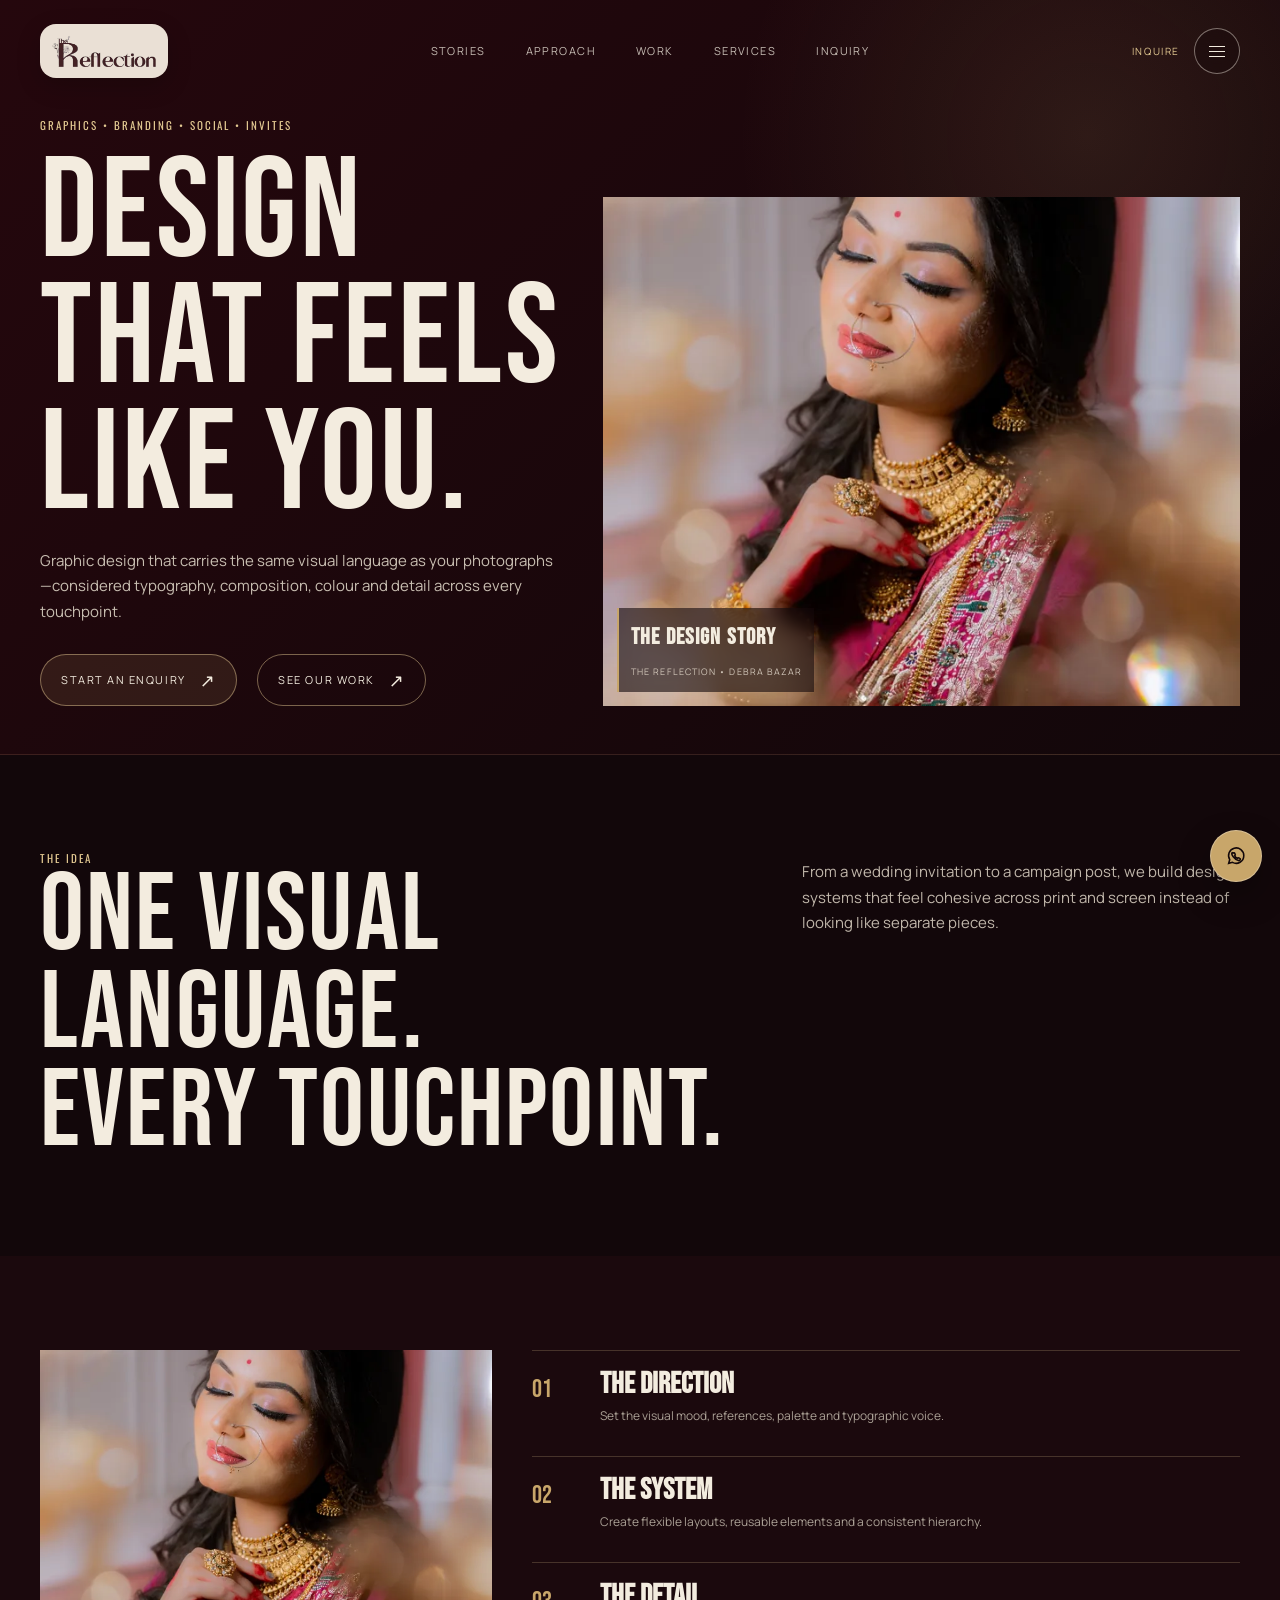
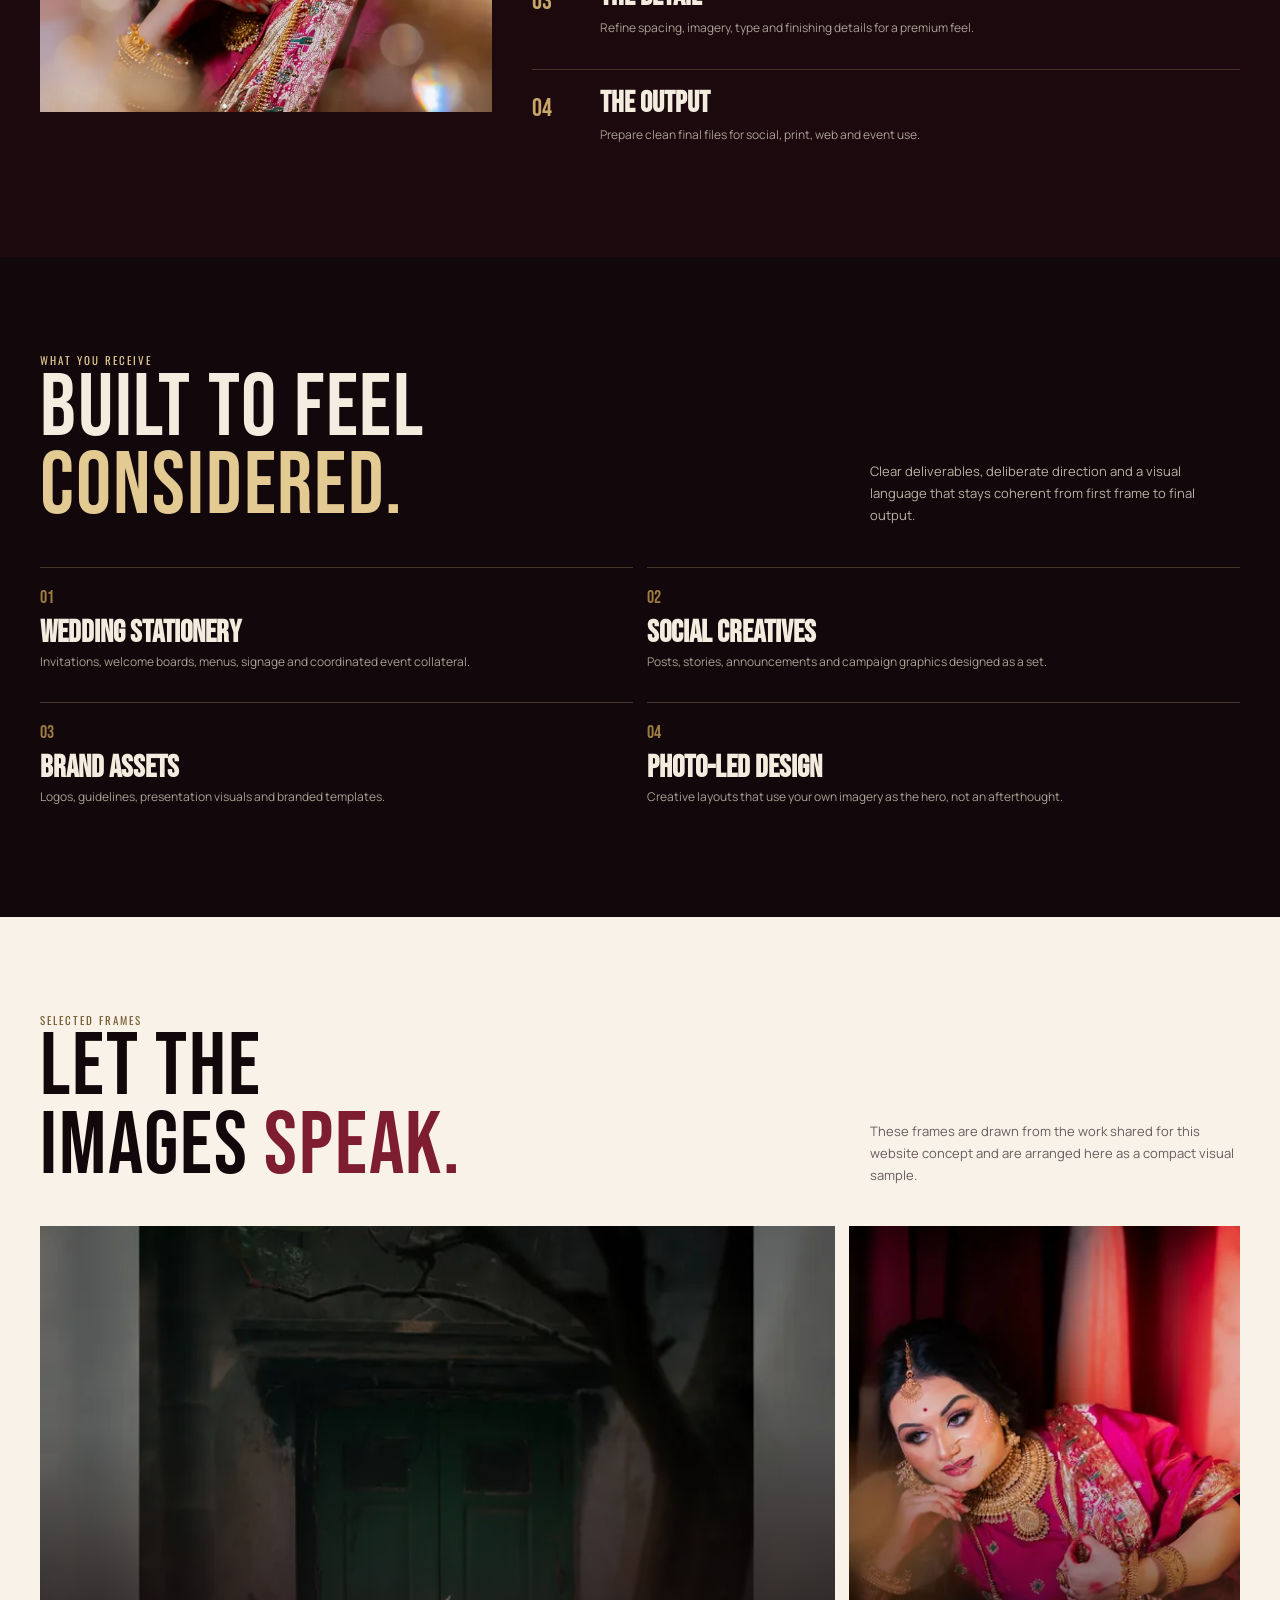
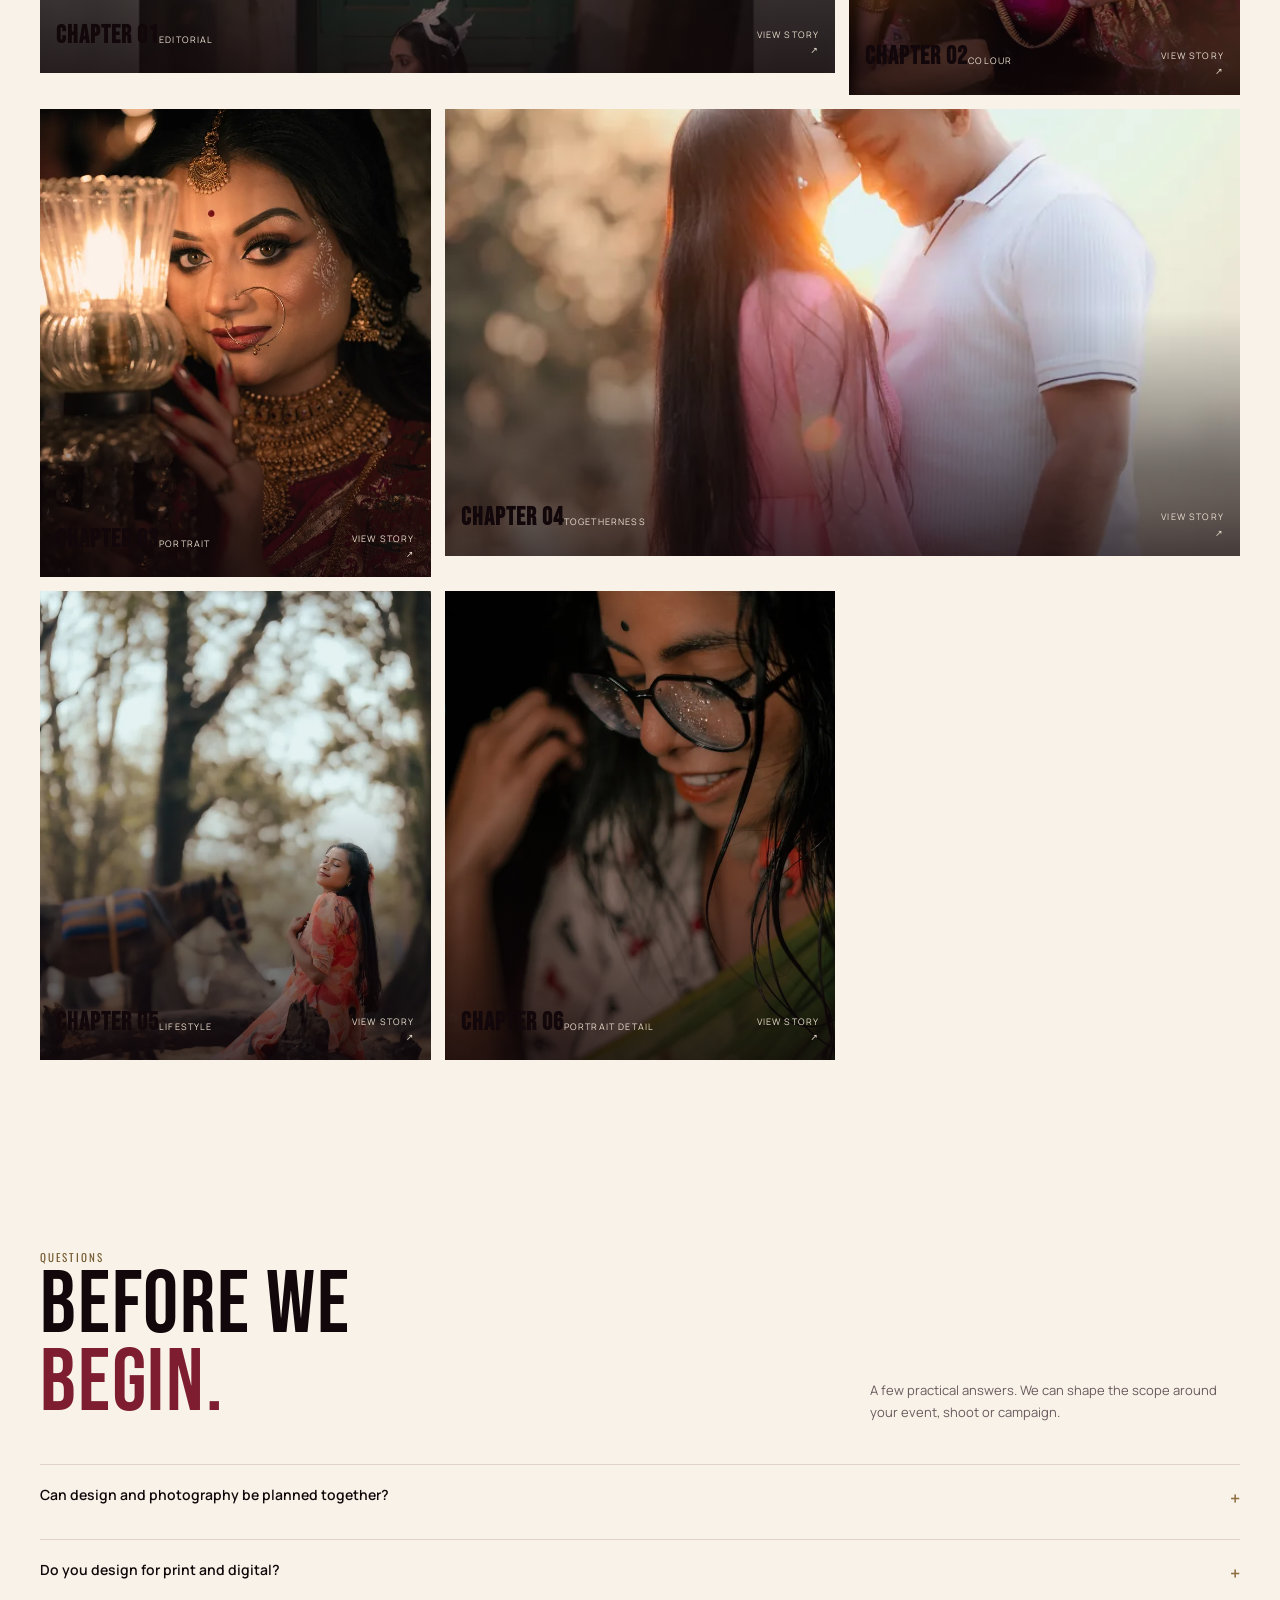
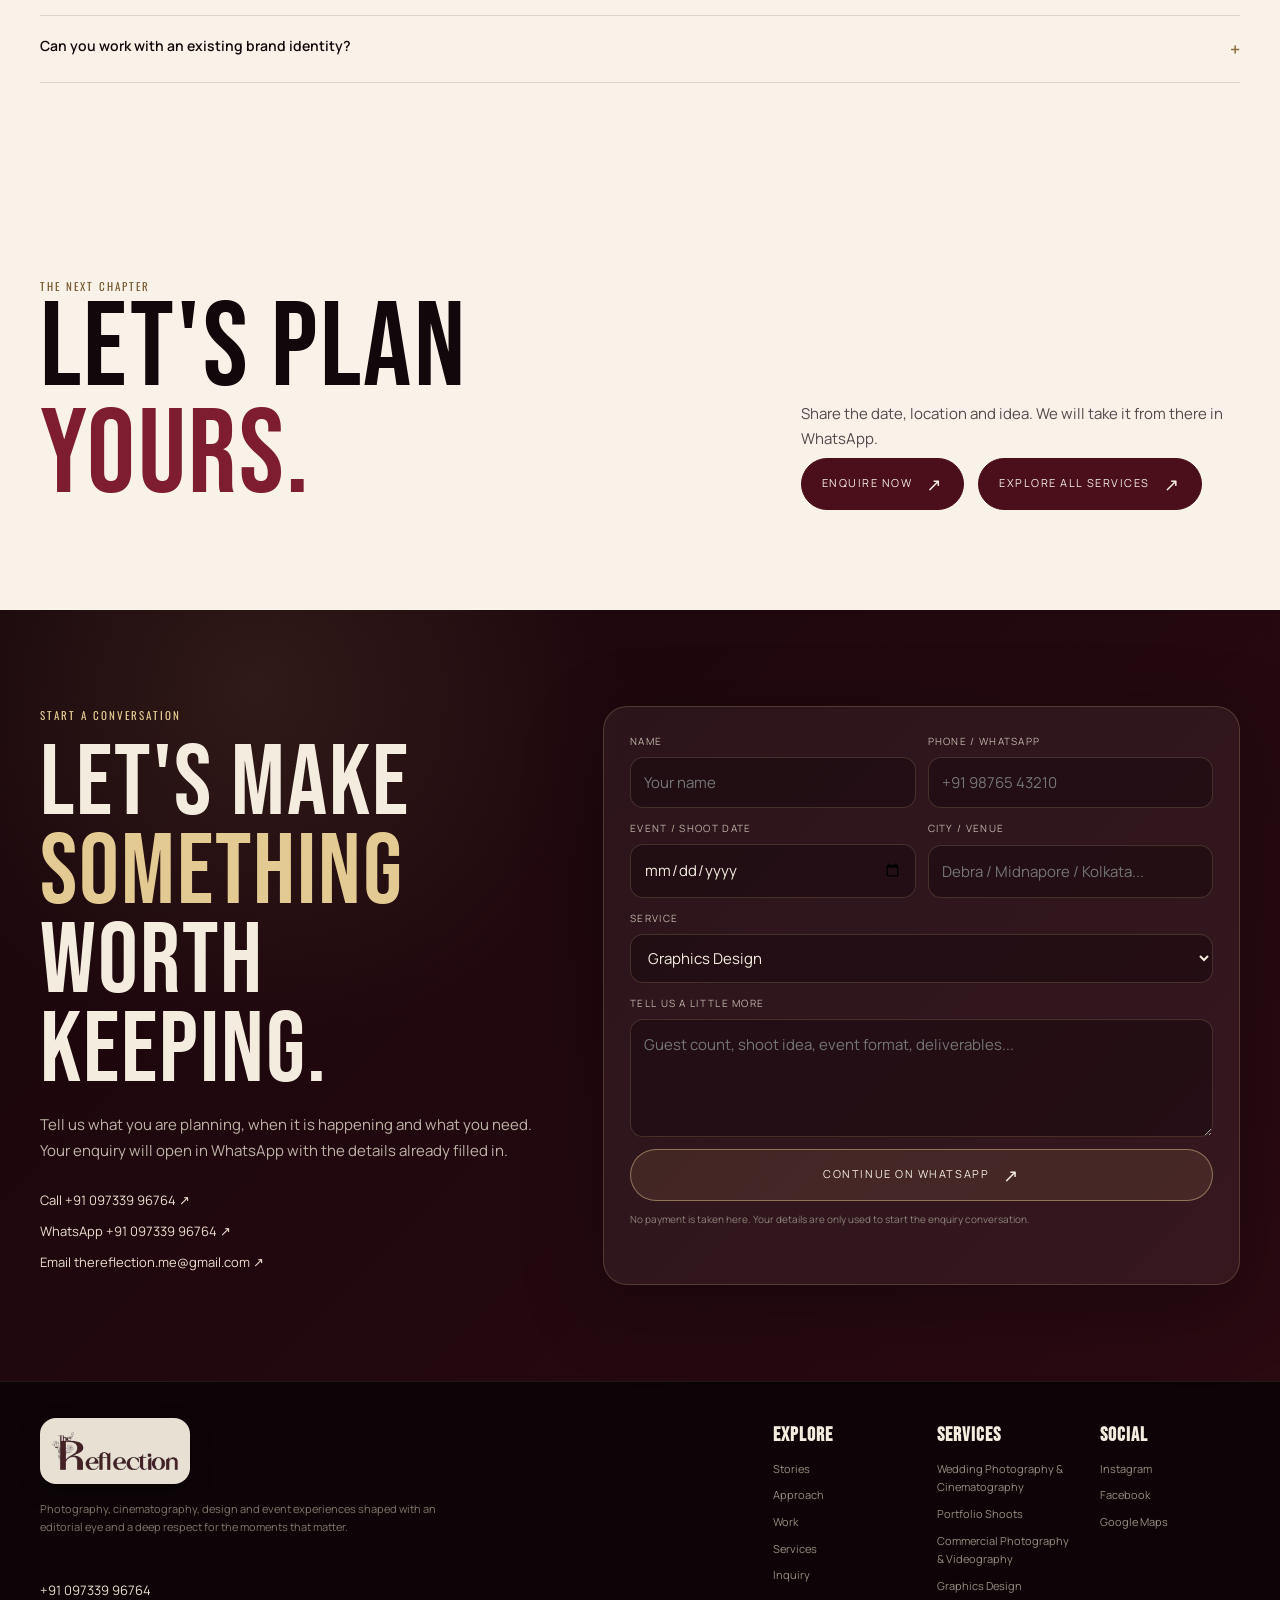
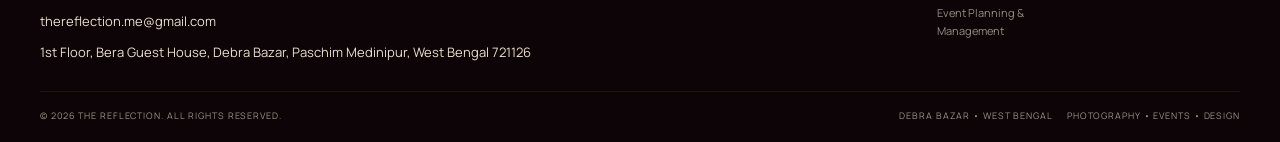
<file: graphics-design.html>
<!DOCTYPE html>

<html lang="en-IN">
<head>
<meta charset="utf-8"/>
<meta content="width=device-width, initial-scale=1, viewport-fit=cover" name="viewport"/>
<meta content="#12070a" name="theme-color"/>
<meta content="Graphics design for brands, events and visual campaigns by The Reflection—wedding stationery, social creatives, brand assets and promotional design." name="description"/>
<meta content="index,follow,max-image-preview:large,max-snippet:-1,max-video-preview:-1" name="robots"/>
<meta content="index,follow,max-image-preview:large,max-snippet:-1,max-video-preview:-1" name="googlebot"/>
<meta content="IN-WB" name="geo.region"/>
<meta content="Debra Bazar, Paschim Medinipur, West Bengal" name="geo.placename"/>
<meta content="22.390611;87.567306" name="geo.position"/>
<meta content="22.390611, 87.567306" name="ICBM"/>
<link href="https://thereflection.me/graphics-design.html" rel="canonical"/>
<link href="https://fonts.googleapis.com" rel="preconnect"/>
<link crossorigin="" href="https://fonts.gstatic.com" rel="preconnect"/>
<link href="assets/css/styles.css" rel="stylesheet"/>
<link href="favicon.ico" rel="icon" sizes="any"/>
  <link href="favicon.png" rel="icon" sizes="96x96" type="image/png"/>
<link href="assets/icons/apple-touch-icon.png" rel="apple-touch-icon"/>
<link href="site.webmanifest" rel="manifest"/>
<title>Graphics Design | The Reflection</title>
<meta content="website" property="og:type"/>
<meta content="The Reflection" property="og:site_name"/>
<meta content="Graphics Design | The Reflection" property="og:title"/>
<meta content="Graphics design for brands, events and visual campaigns by The Reflection—wedding stationery, social creatives, brand assets and promotional design." property="og:description"/>
<meta content="https://thereflection.me/graphics-design.html" property="og:url"/>
<meta content="https://thereflection.me/assets/images/PIX07114-1400.webp" property="og:image"/>
<meta content="Graphics design for brands, events and visual campaigns by The Reflection—wedding stationery, social creatives, brand assets and promotional design." property="og:image:alt"/>
<meta content="summary_large_image" name="twitter:card"/>
<meta content="Graphics Design | The Reflection" name="twitter:title"/>
<meta content="Graphics design for brands, events and visual campaigns by The Reflection—wedding stationery, social creatives, brand assets and promotional design." name="twitter:description"/>
<meta content="https://thereflection.me/assets/images/PIX07114-1400.webp" name="twitter:image"/>
<script type="application/ld+json">{"@context":"https://schema.org","@graph":[{"@type":"ProfessionalService","@id":"https://thereflection.me/#business","name":"The Reflection","url":"https://thereflection.me/","logo":"https://thereflection.me/assets/brand/logo.svg","image":["https://thereflection.me/assets/images/_RJP2323-1400.webp"],"telephone":"+91 97339 96764","email":"thereflection.me@gmail.com","description":"Photography, cinematography, graphics design and event planning services in Debra Bazar, Paschim Medinipur, West Bengal.","address":{"@type":"PostalAddress","streetAddress":"1st Floor, Bera Guest House, Debra Bazar","addressLocality":"Debra Bazar","addressRegion":"West Bengal","postalCode":"721126","addressCountry":"IN"},"geo":{"@type":"GeoCoordinates","latitude":22.390611,"longitude":87.567306},"sameAs":["https://www.facebook.com/share/1DdpPGynDp/","https://www.instagram.com/thereflection.me?stkn=MzlucXIwNGFxcHYy"],"hasMap":"https://maps.app.goo.gl/7YUarU1rXk987SrG8?g_st=awb","contactPoint":[{"@type":"ContactPoint","contactType":"customer service","telephone":"+91 97339 96764"},{"@type":"ContactPoint","contactType":"customer service","email":"thereflection.me@gmail.com"}]},{"@type":"WebSite","@id":"https://thereflection.me/#website","url":"https://thereflection.me/","name":"The Reflection","publisher":{"@id":"https://thereflection.me/#business"},"inLanguage":"en-IN"},{"@type":"WebPage","@id":"https://thereflection.me/graphics-design.html#webpage","url":"https://thereflection.me/graphics-design.html","name":"Graphics Design | The Reflection","description":"Graphics design for brands, events and visual campaigns by The Reflection—wedding stationery, social creatives, brand assets and promotional design.","isPartOf":{"@id":"https://thereflection.me/#website"},"about":{"@id":"https://thereflection.me/#business"},"inLanguage":"en-IN"},{"@type":"Service","@id":"https://thereflection.me/graphics-design.html#service","name":"Graphics Design","serviceType":"Graphics Design","provider":{"@id":"https://thereflection.me/#business"},"areaServed":{"@type":"AdministrativeArea","name":"Paschim Medinipur, West Bengal, India"},"description":"Graphics design for brands, events and visual campaigns by The Reflection—wedding stationery, social creatives, brand assets and promotional design.","url":"https://thereflection.me/graphics-design.html"}]}</script>
</head>
<script type="application/ld+json">{"@context":"https://schema.org","@graph":[{"@type":"FAQPage","@id":"https://thereflection.me/graphics-design.html#faq","mainEntity":[{"@type":"Question","name":"Can design and photography be planned together?","acceptedAnswer":{"@type":"Answer","text":"Yes. Using the same visual direction across photography and graphic design helps a brand or event feel more cohesive."}},{"@type":"Question","name":"Do you design for print and digital?","acceptedAnswer":{"@type":"Answer","text":"Yes. The brief can cover social media, web graphics, invitations, signage and other physical applications."}},{"@type":"Question","name":"Can you work with an existing brand identity?","acceptedAnswer":{"@type":"Answer","text":"Yes. Existing logos, colours and visual guidelines can be incorporated into new design work."}}]},{"@type":"BreadcrumbList","@id":"https://thereflection.me/graphics-design.html#breadcrumb","itemListElement":[{"@type":"ListItem","position":1,"name":"Home","item":"https://thereflection.me/"},{"@type":"ListItem","position":2,"name":"Graphics Design","item":"https://thereflection.me/graphics-design.html"}]}]}</script>
<body data-page="service" data-service="Graphics Design">
<a class="skip-link" href="#main-content">Skip to content</a>
<header class="header">
<div class="container header-inner">
<a aria-label="The Reflection home" class="brand-badge" href="index.html">
<img alt="The Reflection" height="787" src="assets/brand/logo.svg" width="2441"/>
</a>
<nav aria-label="Primary" class="nav"><a href="index.html#stories">Stories</a><a href="index.html#approach">Approach</a><a href="index.html#work">Work</a><a href="index.html#services">Services</a><a href="index.html#inquiry">Inquiry</a></nav>
<div class="header-actions">
<a class="inquire-top" href="#inquiry">Inquire</a>
<button aria-controls="site-drawer" aria-expanded="false" aria-label="Open navigation menu" class="menu-button" data-menu-button="" type="button"><span></span></button>
</div>
</div>
</header>
<div class="drawer" data-drawer="" id="site-drawer">
<div aria-label="Site navigation" aria-modal="true" class="drawer-panel" role="dialog">
<nav class="drawer-nav"><a data-menu-close="" href="index.html">Home</a><a data-menu-close="" href="index.html#stories">Stories</a><a data-menu-close="" href="index.html#approach">Approach</a><a data-menu-close="" href="index.html#work">Work</a><a data-menu-close="" href="index.html#services">Services</a><a data-menu-close="" href="index.html#inquiry">Inquiry</a></nav>
<div class="drawer-meta">
<a href="tel:+9109733996764">Call +91 097339 96764</a>
<a href="https://wa.me/919733996764" rel="noopener" target="_blank">WhatsApp +91 097339 96764</a>
<a href="mailto:thereflection.me@gmail.com">thereflection.me@gmail.com</a>
<a href="https://maps.app.goo.gl/7YUarU1rXk987SrG8?g_st=awb" rel="noopener" target="_blank">Find us in Debra Bazar ↗</a>
</div>
</div>
</div>
<main id="main-content">
<section aria-labelledby="page-title" class="page-hero">
<div class="container page-hero-grid">
<div class="page-hero-copy reveal">
<div class="eyebrow">GRAPHICS • BRANDING • SOCIAL • INVITES</div>
<h1 class="display" id="page-title">DESIGN<br/>THAT FEELS<br/>LIKE YOU.</h1>
<p>Graphic design that carries the same visual language as your photographs—considered typography, composition, colour and detail across every touchpoint.</p>
<div class="hero-actions">
<a class="btn" href="#inquiry">Start an enquiry <span class="arrow">↗</span></a>
<a class="btn btn-secondary" href="index.html#work">See our work <span class="arrow">↗</span></a>
</div>
</div>
<div class="page-hero-media reveal">
<img alt="Close-up bridal portrait with traditional jewellery and warm bokeh" class="" decoding="async" fetchpriority="high" height="2048" loading="eager" sizes="(max-width: 719px) 100vw, 56vw" src="assets/images/PIX07114-1400.webp" srcset="assets/images/PIX07114-720.webp 720w, assets/images/PIX07114-1400.webp 1400w" width="1365"/>
<div class="page-hero-meta"><b>THE DESIGN STORY</b><span>The Reflection • Debra Bazar</span></div>
</div>
</div>
</section>
<section class="section section-dark" id="approach">
<div class="container">
<div class="story-intro reveal">
<div><div class="eyebrow">THE IDEA</div><h2 class="display">ONE VISUAL<br/>LANGUAGE.<br/>EVERY TOUCHPOINT.</h2></div>
<p>From a wedding invitation to a campaign post, we build design systems that feel cohesive across print and screen instead of looking like separate pieces.</p>
</div>
</div>
</section>
<section class="section section-ink2">
<div class="container process-grid">
<div class="process-image reveal">
<img alt="Close-up bridal portrait with traditional jewellery and warm bokeh" class="" decoding="async" height="2048" loading="lazy" sizes="(max-width: 719px) 100vw, 42vw" src="assets/images/PIX07114-1400.webp" srcset="assets/images/PIX07114-720.webp 720w, assets/images/PIX07114-1400.webp 1400w" width="1365"/>
</div>
<div class="process-list">
<article class="process-card reveal"><div class="step">01</div><div><h3>THE DIRECTION</h3><p>Set the visual mood, references, palette and typographic voice.</p></div></article><article class="process-card reveal"><div class="step">02</div><div><h3>THE SYSTEM</h3><p>Create flexible layouts, reusable elements and a consistent hierarchy.</p></div></article><article class="process-card reveal"><div class="step">03</div><div><h3>THE DETAIL</h3><p>Refine spacing, imagery, type and finishing details for a premium feel.</p></div></article><article class="process-card reveal"><div class="step">04</div><div><h3>THE OUTPUT</h3><p>Prepare clean final files for social, print, web and event use.</p></div></article>
</div>
</div>
</section>
<section class="section section-dark" id="work">
<div class="container">
<div class="section-heading reveal">
<div><div class="eyebrow">WHAT YOU RECEIVE</div><h2 class="display">BUILT TO FEEL<br/><span class="gold">CONSIDERED.</span></h2></div>
<p>Clear deliverables, deliberate direction and a visual language that stays coherent from first frame to final output.</p>
</div>
<div class="value-grid">
<article class="value-card reveal"><div class="num">01</div><h3>Wedding stationery</h3><p>Invitations, welcome boards, menus, signage and coordinated event collateral.</p></article><article class="value-card reveal"><div class="num">02</div><h3>Social creatives</h3><p>Posts, stories, announcements and campaign graphics designed as a set.</p></article><article class="value-card reveal"><div class="num">03</div><h3>Brand assets</h3><p>Logos, guidelines, presentation visuals and branded templates.</p></article><article class="value-card reveal"><div class="num">04</div><h3>Photo-led design</h3><p>Creative layouts that use your own imagery as the hero, not an afterthought.</p></article>
</div>
</div>
</section>
<section class="section section-light">
<div class="container">
<div class="section-heading reveal">
<div><div class="eyebrow" style="color:#765b31">SELECTED FRAMES</div><h2 class="display">LET THE<br/>IMAGES <span style="color:#7d1d2f">SPEAK.</span></h2></div>
<p>These frames are drawn from the work shared for this website concept and are arranged here as a compact visual sample.</p>
</div>
<div class="work-grid">
<article class="work-card reveal">
<img alt="Editorial bridal portrait framed by a heritage doorway" class="" decoding="async" height="1991" loading="lazy" sizes="(max-width: 719px) 50vw, 33vw" src="assets/images/DSC_7773-1400.webp" srcset="assets/images/DSC_7773-720.webp 720w, assets/images/DSC_7773-1400.webp 1400w" width="1400"/>
<div class="work-caption"><div><strong>Chapter 01</strong><span>Editorial</span></div><span>View story ↗</span></div>
</article>
<article class="work-card reveal">
<img alt="Editorial bridal portrait in a vibrant magenta sari" class="" decoding="async" height="889" loading="lazy" sizes="(max-width: 719px) 50vw, 33vw" src="assets/images/PIX07275-1400.webp" srcset="assets/images/PIX07275-720.webp 720w, assets/images/PIX07275-1400.webp 1400w" width="1400"/>
<div class="work-caption"><div><strong>Chapter 02</strong><span>Colour</span></div><span>View story ↗</span></div>
</article>
<article class="work-card reveal">
<img alt="Intimate close-up bridal portrait beside a glowing lamp" class="" decoding="async" height="2048" loading="lazy" sizes="(max-width: 719px) 50vw, 33vw" src="assets/images/PIX07248-1400.webp" srcset="assets/images/PIX07248-720.webp 720w, assets/images/PIX07248-1400.webp 1400w" width="1365"/>
<div class="work-caption"><div><strong>Chapter 03</strong><span>Portrait</span></div><span>View story ↗</span></div>
</article>
<article class="work-card reveal">
<img alt="Couple sharing a quiet moment in warm sunset light" class="" decoding="async" height="2048" loading="lazy" sizes="(max-width: 719px) 50vw, 33vw" src="assets/images/DSC09998-1400.webp" srcset="assets/images/DSC09998-720.webp 720w, assets/images/DSC09998-1400.webp 1400w" width="1365"/>
<div class="work-caption"><div><strong>Chapter 04</strong><span>Togetherness</span></div><span>View story ↗</span></div>
</article>
<article class="work-card reveal">
<img alt="Portrait of a woman beside a horse in a forest setting" class="" decoding="async" height="2048" loading="lazy" sizes="(max-width: 719px) 50vw, 33vw" src="assets/images/DSC09772-1400.webp" srcset="assets/images/DSC09772-720.webp 720w, assets/images/DSC09772-1400.webp 1400w" width="1365"/>
<div class="work-caption"><div><strong>Chapter 05</strong><span>Lifestyle</span></div><span>View story ↗</span></div>
</article>
<article class="work-card reveal">
<img alt="Expressive close-up portrait with glasses and rain on the lenses" class="" decoding="async" height="2048" loading="lazy" sizes="(max-width: 719px) 50vw, 33vw" src="assets/images/PIX08713-1400.webp" srcset="assets/images/PIX08713-720.webp 720w, assets/images/PIX08713-1400.webp 1400w" width="1365"/>
<div class="work-caption"><div><strong>Chapter 06</strong><span>Portrait detail</span></div><span>View story ↗</span></div>
</article>
</div>
</div>
</section>
<section aria-labelledby="faq-title" class="section section-light">
<div class="container">
<div class="section-heading reveal">
<div><div class="eyebrow" style="color:#765b31">QUESTIONS</div><h2 class="display" id="faq-title">BEFORE WE<br/><span style="color:#7d1d2f">BEGIN.</span></h2></div>
<p>A few practical answers. We can shape the scope around your event, shoot or campaign.</p>
</div>
<div class="faq">
<details class="faq-item reveal"><summary aria-expanded="false" class="faq-question">Can design and photography be planned together?<span class="faq-symbol">+</span></summary><div class="faq-answer"><p>Yes. Using the same visual direction across photography and graphic design helps a brand or event feel more cohesive.</p></div></details><details class="faq-item reveal"><summary aria-expanded="false" class="faq-question">Do you design for print and digital?<span class="faq-symbol">+</span></summary><div class="faq-answer"><p>Yes. The brief can cover social media, web graphics, invitations, signage and other physical applications.</p></div></details><details class="faq-item reveal"><summary aria-expanded="false" class="faq-question">Can you work with an existing brand identity?<span class="faq-symbol">+</span></summary><div class="faq-answer"><p>Yes. Existing logos, colours and visual guidelines can be incorporated into new design work.</p></div></details>
</div>
</div>
</section>
<section class="cta-band">
<div class="container cta-band-inner">
<div><div class="eyebrow" style="color:#765b31">THE NEXT CHAPTER</div><h2 class="display cta-title">LET'S PLAN<br/><span style="color:#7d1d2f">YOURS.</span></h2></div>
<div><p class="cta-copy">Share the date, location and idea. We will take it from there in WhatsApp.</p><div class="cta-actions"><a class="btn" href="#inquiry">Enquire now <span class="arrow">↗</span></a><a class="btn" href="index.html#services">Explore all services <span class="arrow">↗</span></a></div></div>
</div>
</section>
<section class="inquiry" id="inquiry">
<div class="container inquiry-grid">
<div class="inquiry-copy reveal">
<div class="eyebrow">START A CONVERSATION</div>
<h2 class="display">LET'S MAKE<br/><span class="gold">SOMETHING</span><br/>WORTH KEEPING.</h2>
<p>Tell us what you are planning, when it is happening and what you need. Your enquiry will open in WhatsApp with the details already filled in.</p>
<div class="contact-links">
<a href="tel:+9109733996764">Call +91 097339 96764 ↗</a>
<a href="https://wa.me/919733996764" rel="noopener" target="_blank">WhatsApp +91 097339 96764 ↗</a>
<a href="mailto:thereflection.me@gmail.com">Email thereflection.me@gmail.com ↗</a>
</div>
</div>
<div class="form-wrap reveal">
<form data-whatsapp-form="">
<div class="form-grid">
<div class="field"><label for="name">Name</label><input autocomplete="name" id="name" name="name" placeholder="Your name" required="" type="text"/></div>
<div class="field"><label for="phone">Phone / WhatsApp</label><input autocomplete="tel" id="phone" inputmode="tel" name="phone" placeholder="+91 98765 43210" required="" type="tel"/></div>
<div class="field"><label for="date">Event / Shoot date</label><input id="date" name="date" type="date"/></div>
<div class="field"><label for="city">City / Venue</label><input autocomplete="address-level2" id="city" name="city" placeholder="Debra / Midnapore / Kolkata..." type="text"/></div>
<div class="field"><label for="service">Service</label><select id="service" name="service"><option value="Wedding Photography &amp; Cinematography">Wedding Photography &amp; Cinematography</option><option value="Portfolio Shoots">Portfolio Shoots</option><option value="Commercial Photography &amp; Videography">Commercial Photography &amp; Videography</option><option selected="" value="Graphics Design">Graphics Design</option><option value="Event Planning &amp; Management">Event Planning &amp; Management</option></select></div>
<div class="field"><label for="message">Tell us a little more</label><textarea id="message" name="message" placeholder="Guest count, shoot idea, event format, deliverables..."></textarea></div>
</div>
<button class="btn form-submit" type="submit">Continue on WhatsApp <span class="arrow">↗</span></button>
<p class="form-note">No payment is taken here. Your details are only used to start the enquiry conversation.</p>
<div aria-live="polite" class="form-message"></div>
</form>
</div>
</div>
</section>
</main>
<footer class="footer">
<div class="container footer-grid">
<div class="footer-brand">
<a aria-label="The Reflection home" class="brand-badge" href="index.html"><img alt="The Reflection" height="787" src="assets/brand/logo.svg" width="2441"/></a>
<p>Photography, cinematography, design and event experiences shaped with an editorial eye and a deep respect for the moments that matter.</p>
<div class="contact-links">
<a href="tel:+9109733996764">+91 097339 96764</a>
<a href="mailto:thereflection.me@gmail.com">thereflection.me@gmail.com</a>
<a href="https://maps.app.goo.gl/7YUarU1rXk987SrG8?g_st=awb" rel="noopener" target="_blank">1st Floor, Bera Guest House, Debra Bazar, Paschim Medinipur, West Bengal 721126</a>
</div>
</div>
<div class="footer-links">
<div class="footer-col">
<strong>Explore</strong>
<a href="index.html#stories">Stories</a>
<a href="index.html#approach">Approach</a>
<a href="index.html#work">Work</a>
<a href="index.html#services">Services</a>
<a href="index.html#inquiry">Inquiry</a>
</div>
<div class="footer-col">
<strong>Services</strong>
<a href="wedding-photography.html">Wedding Photography &amp; Cinematography</a><a href="portfolio-shoot.html">Portfolio Shoots</a><a href="commercial-photography.html">Commercial Photography &amp; Videography</a><a href="graphics-design.html">Graphics Design</a><a href="event-planning.html">Event Planning &amp; Management</a>
</div>
<div class="footer-col">
<strong>Social</strong>
<a href="https://www.instagram.com/thereflection.me?stkn=MzlucXIwNGFxcHYy" rel="noopener" target="_blank">Instagram</a>
<a href="https://www.facebook.com/share/1DdpPGynDp/" rel="noopener" target="_blank">Facebook</a>
<a href="https://maps.app.goo.gl/7YUarU1rXk987SrG8?g_st=awb" rel="noopener" target="_blank">Google Maps</a>
</div>
</div>
</div>
<div class="container footer-bottom">
<span>© <span data-year=""></span> The Reflection. All rights reserved.</span>
<div class="socials"><span>Debra Bazar • West Bengal</span><span>Photography • Events • Design</span></div>
</div>
</footer>
<a aria-label="Chat with The Reflection on WhatsApp" class="floating-wa" href="https://wa.me/919733996764" rel="noopener" target="_blank">
<svg aria-hidden="true" fill="none" stroke="currentColor" stroke-width="1.7" viewbox="0 0 24 24"><path d="M20.5 11.7a8.3 8.3 0 0 1-12.3 7.2L4 20l1.2-4.1A8.3 8.3 0 1 1 20.5 11.7Z"></path><path d="M8.8 8.8c.2-.4.4-.4.7-.4h.5c.2 0 .4.2.5.5l.7 1.6c.1.2.1.4-.1.6l-.5.6c.6 1.2 1.6 2.2 2.8 2.8l.6-.5c.2-.2.4-.2.6-.1l1.6.7c.3.1.5.3.5.6 0 .5-.2 1-.5 1.3-.4.4-1 .6-1.5.5-2.2-.5-4.7-2.9-5.7-4.2-.7-.9-1.5-2.4-1.6-3.2 0-.4.1-.8.4-1.2Z"></path></svg>
</a>
<script defer="" src="assets/js/config.js"></script>
<script defer="" src="assets/js/app.js"></script>
</body></html>
</file>
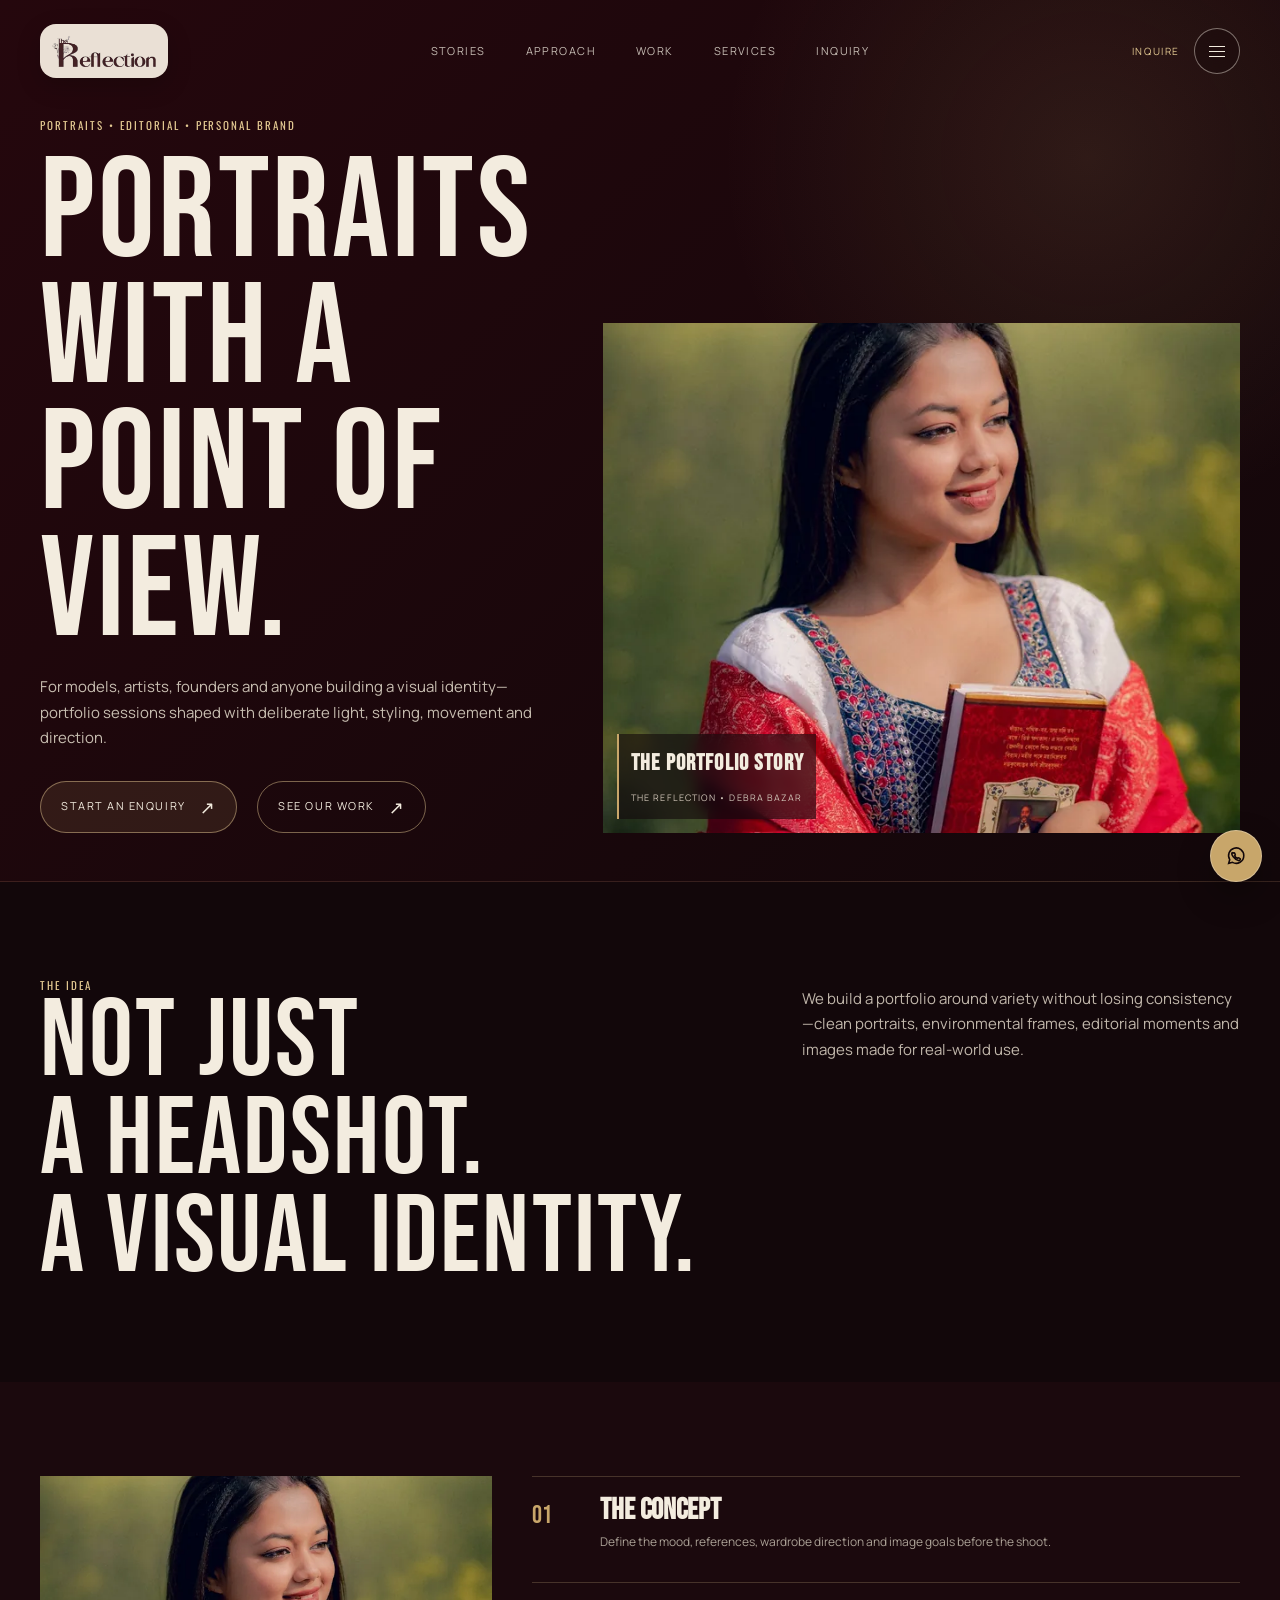
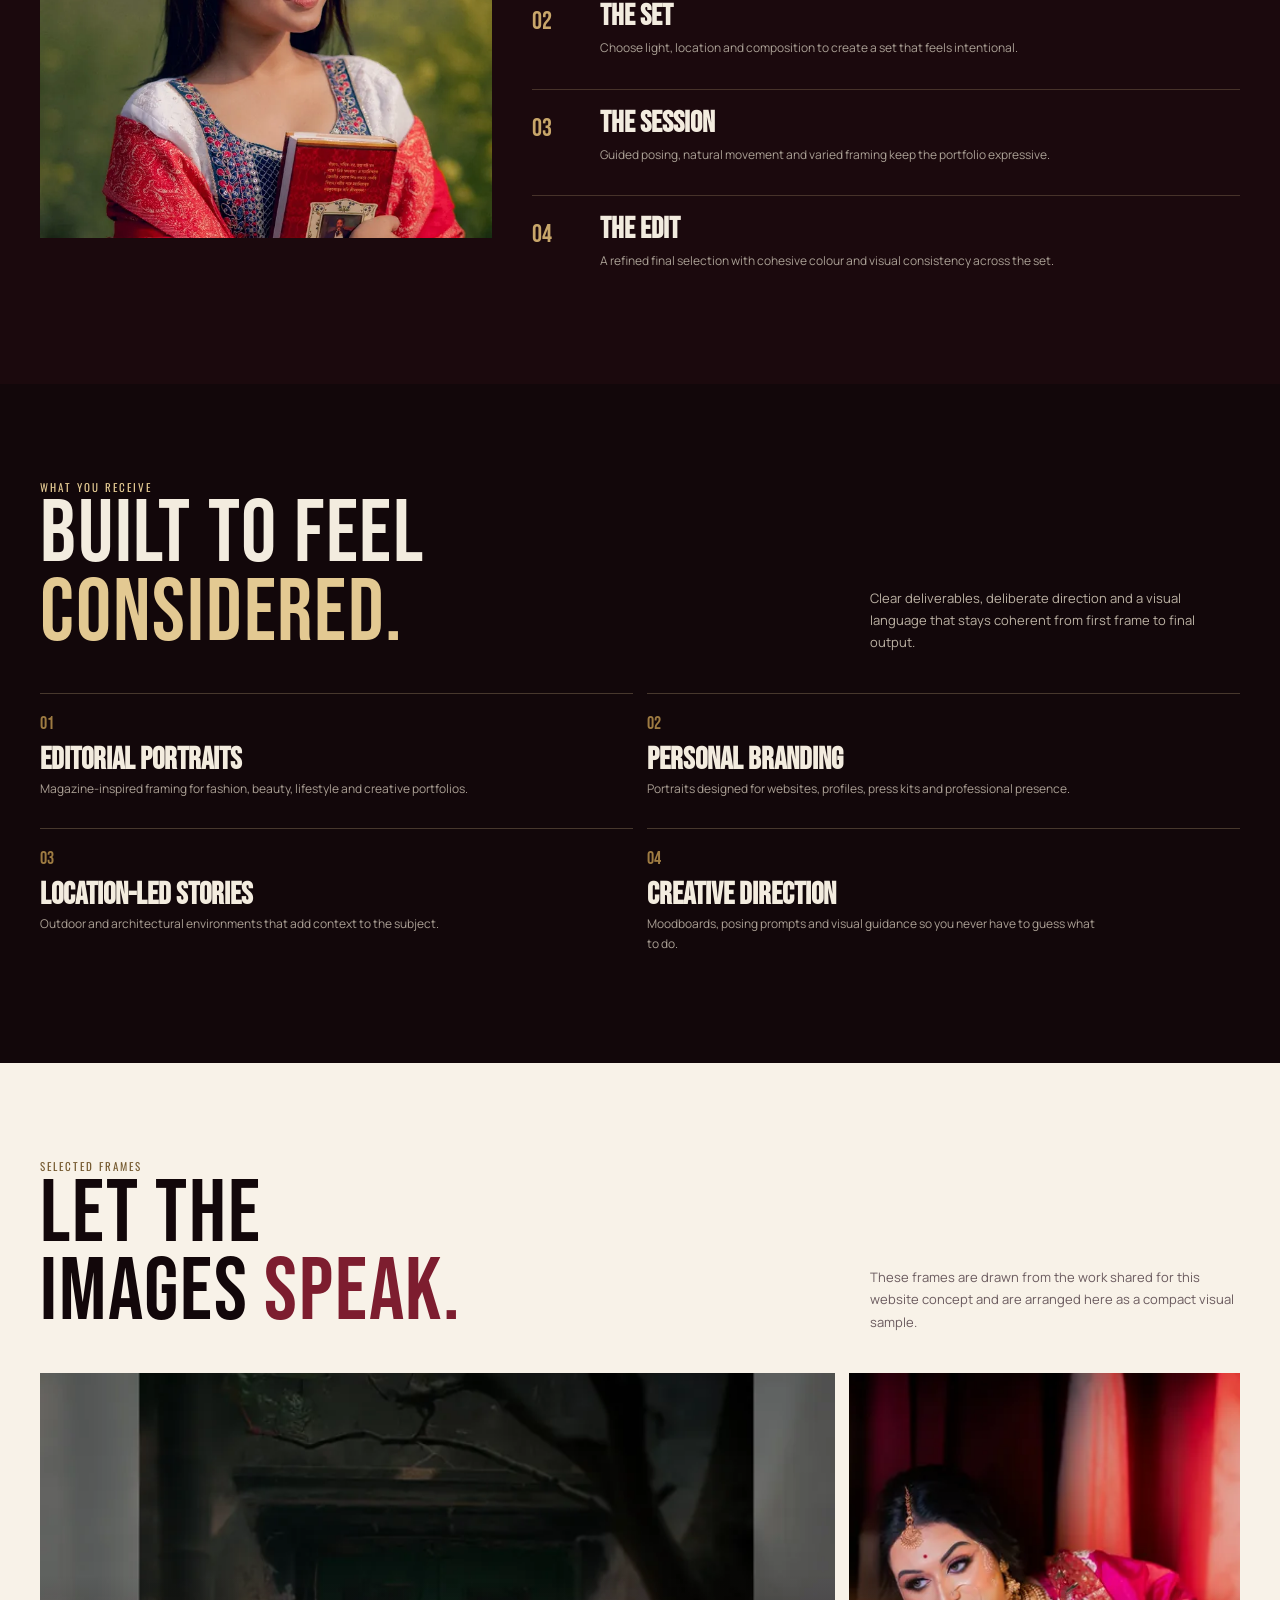
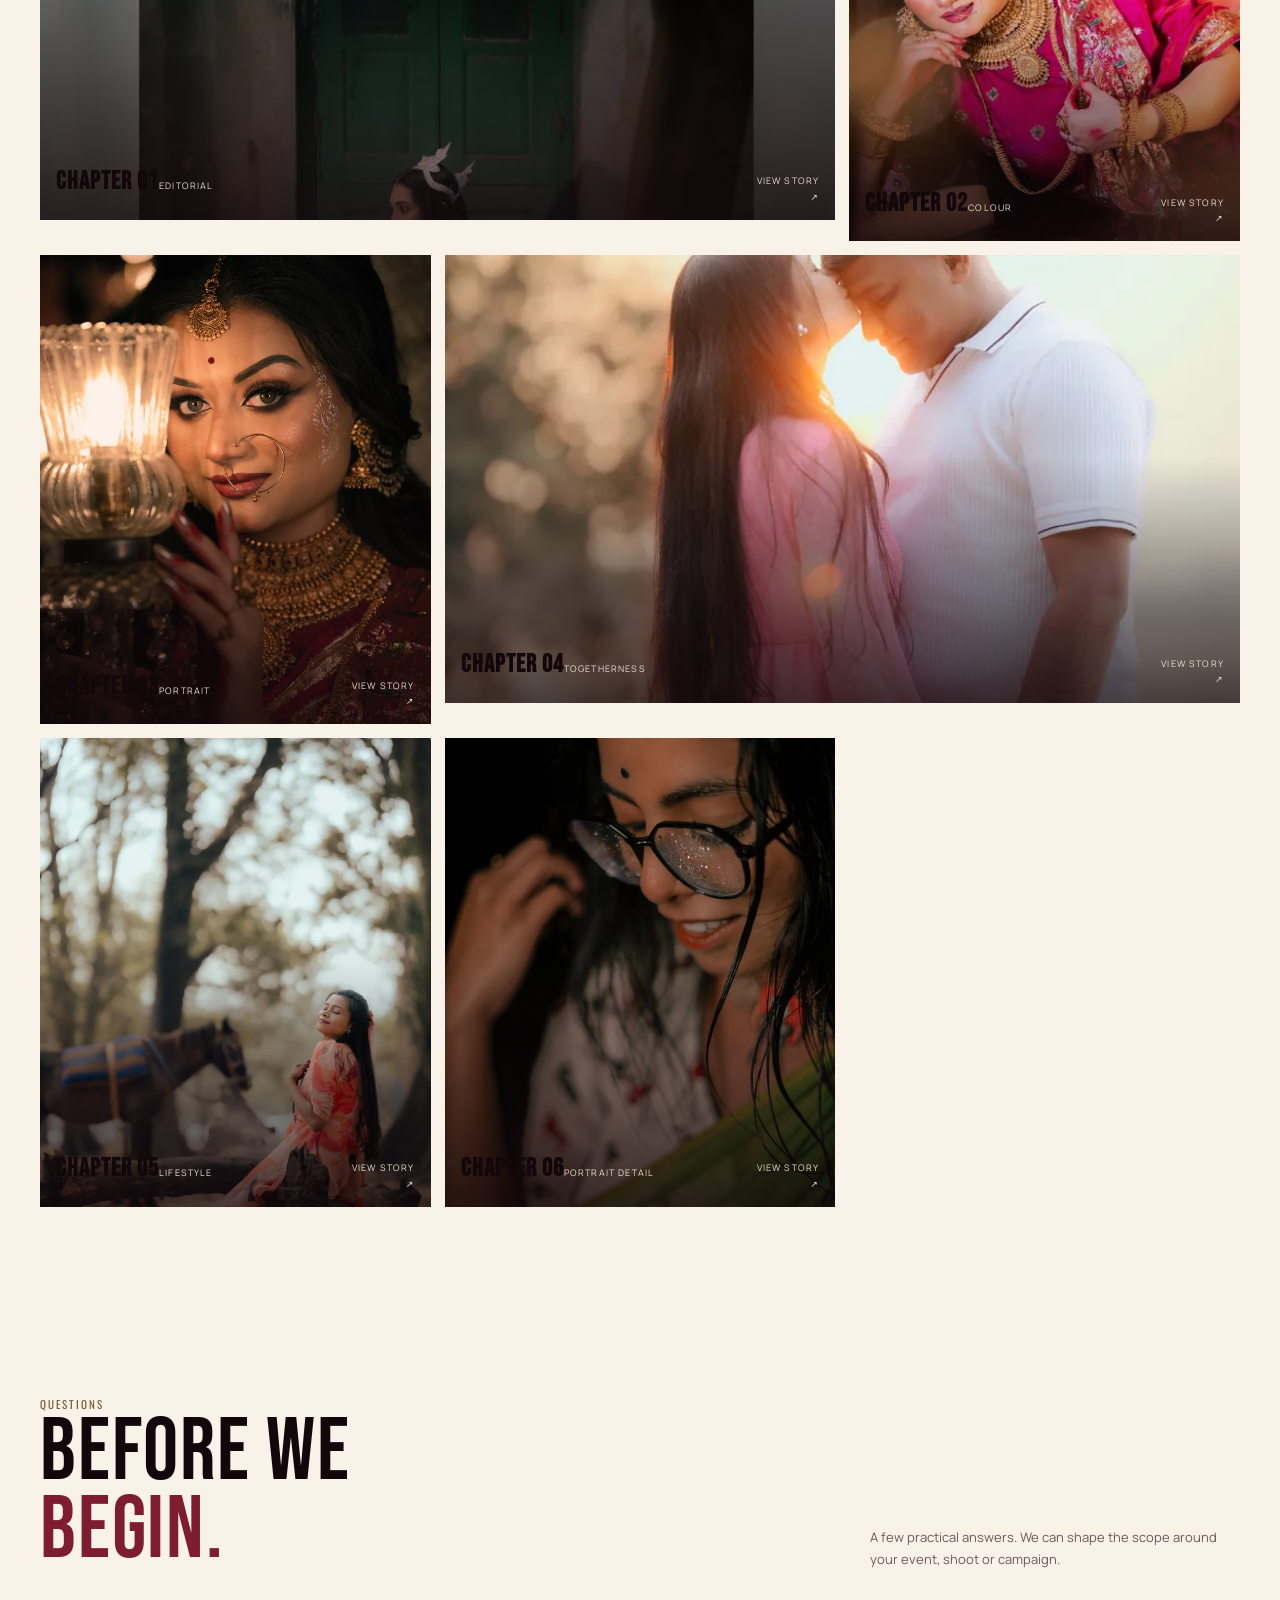
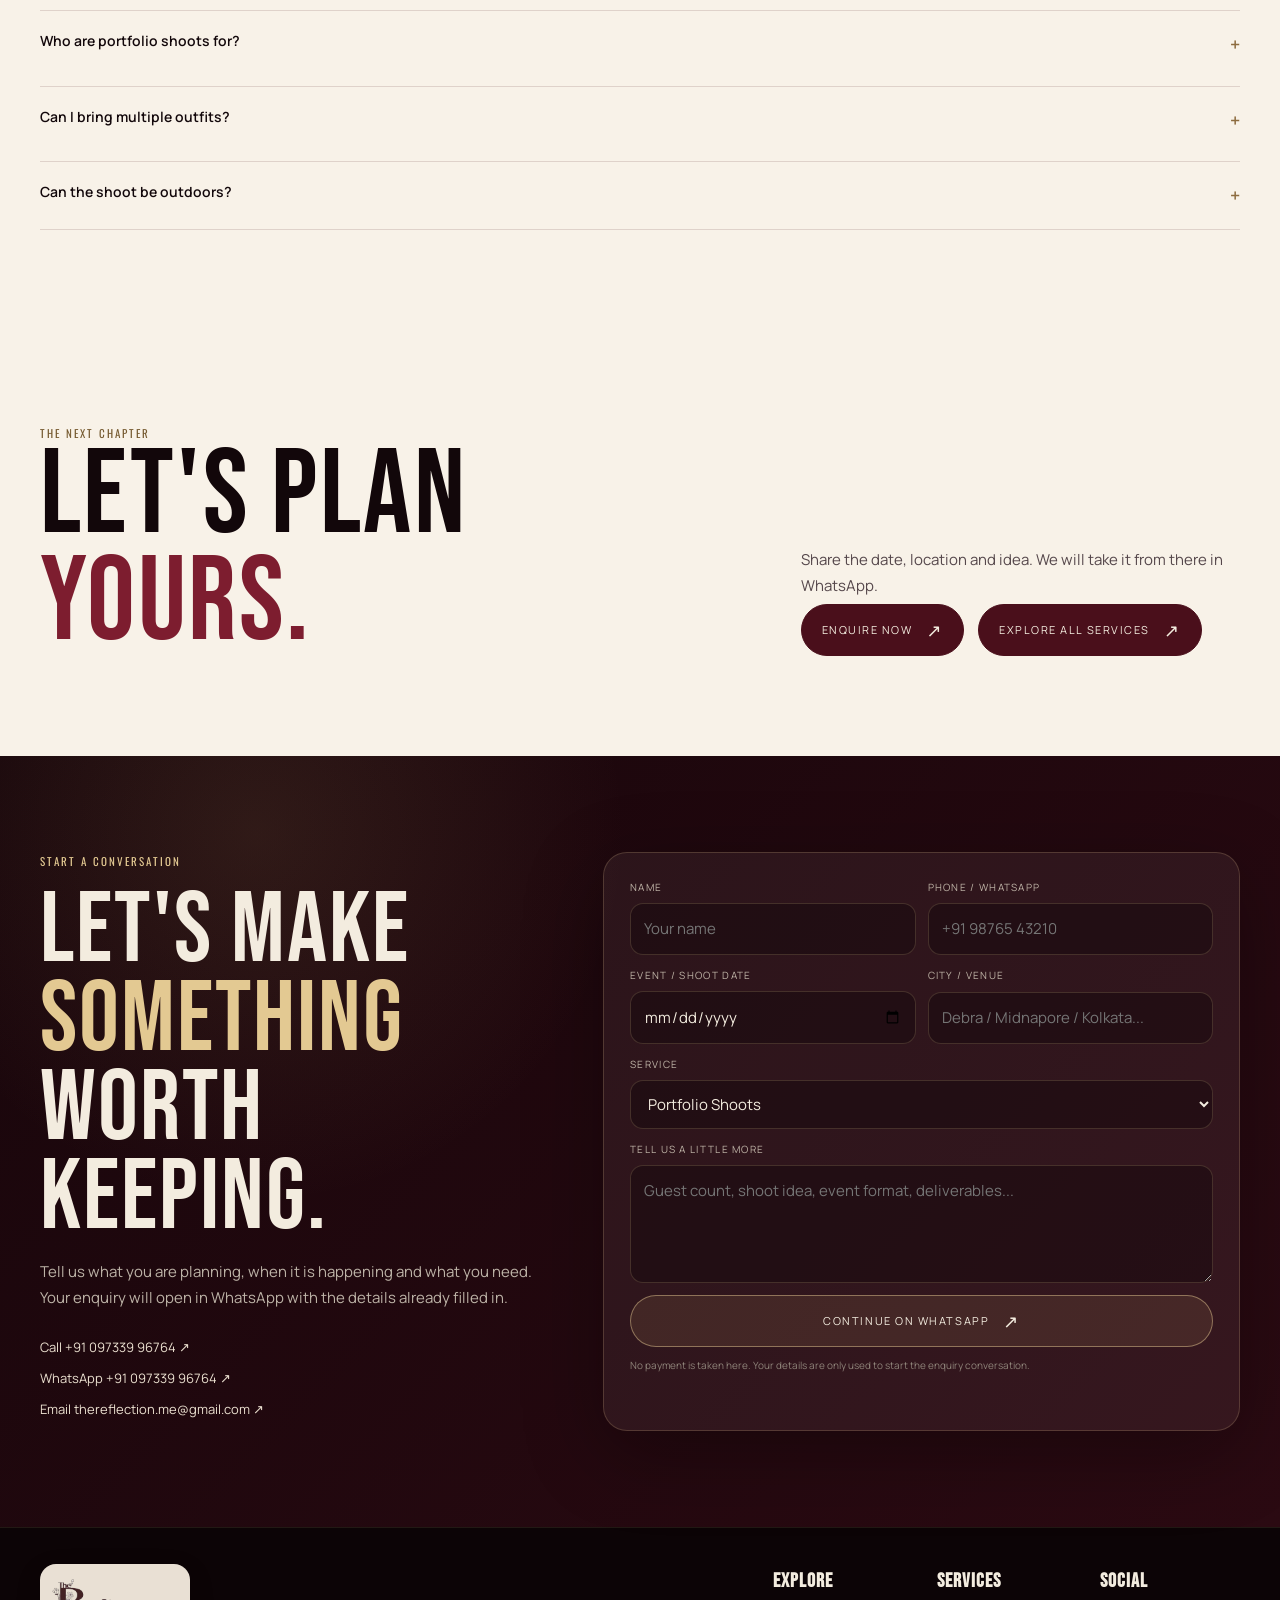
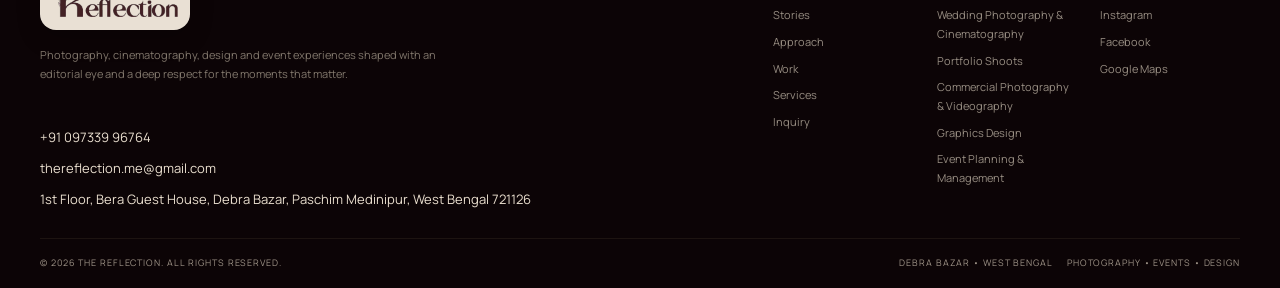
<file: portfolio-shoot.html>
<!DOCTYPE html>

<html lang="en-IN">
<head>
<meta charset="utf-8"/>
<meta content="width=device-width, initial-scale=1, viewport-fit=cover" name="viewport"/>
<meta content="#12070a" name="theme-color"/>
<meta content="Editorial portfolio and portrait photography in West Bengal by The Reflection. Personal branding, fashion, lifestyle and creative portrait sessions." name="description"/>
<meta content="index,follow,max-image-preview:large,max-snippet:-1,max-video-preview:-1" name="robots"/>
<meta content="index,follow,max-image-preview:large,max-snippet:-1,max-video-preview:-1" name="googlebot"/>
<meta content="IN-WB" name="geo.region"/>
<meta content="Debra Bazar, Paschim Medinipur, West Bengal" name="geo.placename"/>
<meta content="22.390611;87.567306" name="geo.position"/>
<meta content="22.390611, 87.567306" name="ICBM"/>
<link href="https://thereflection.me/portfolio-shoot.html" rel="canonical"/>
<link href="https://fonts.googleapis.com" rel="preconnect"/>
<link crossorigin="" href="https://fonts.gstatic.com" rel="preconnect"/>
<link href="assets/css/styles.css" rel="stylesheet"/>
<link href="favicon.ico" rel="icon" sizes="any"/>
  <link href="favicon.png" rel="icon" sizes="96x96" type="image/png"/>
<link href="assets/icons/apple-touch-icon.png" rel="apple-touch-icon"/>
<link href="site.webmanifest" rel="manifest"/>
<title>Portfolio Shoots | The Reflection</title>
<meta content="website" property="og:type"/>
<meta content="The Reflection" property="og:site_name"/>
<meta content="Portfolio Shoots | The Reflection" property="og:title"/>
<meta content="Editorial portfolio and portrait photography in West Bengal by The Reflection. Personal branding, fashion, lifestyle and creative portrait sessions." property="og:description"/>
<meta content="https://thereflection.me/portfolio-shoot.html" property="og:url"/>
<meta content="https://thereflection.me/assets/images/DSC_1723-1400.webp" property="og:image"/>
<meta content="Editorial portfolio and portrait photography in West Bengal by The Reflection. Personal branding, fashion, lifestyle and creative portrait sessions." property="og:image:alt"/>
<meta content="summary_large_image" name="twitter:card"/>
<meta content="Portfolio Shoots | The Reflection" name="twitter:title"/>
<meta content="Editorial portfolio and portrait photography in West Bengal by The Reflection. Personal branding, fashion, lifestyle and creative portrait sessions." name="twitter:description"/>
<meta content="https://thereflection.me/assets/images/DSC_1723-1400.webp" name="twitter:image"/>
<script type="application/ld+json">{"@context":"https://schema.org","@graph":[{"@type":"ProfessionalService","@id":"https://thereflection.me/#business","name":"The Reflection","url":"https://thereflection.me/","logo":"https://thereflection.me/assets/brand/logo.svg","image":["https://thereflection.me/assets/images/_RJP2323-1400.webp"],"telephone":"+91 97339 96764","email":"thereflection.me@gmail.com","description":"Photography, cinematography, graphics design and event planning services in Debra Bazar, Paschim Medinipur, West Bengal.","address":{"@type":"PostalAddress","streetAddress":"1st Floor, Bera Guest House, Debra Bazar","addressLocality":"Debra Bazar","addressRegion":"West Bengal","postalCode":"721126","addressCountry":"IN"},"geo":{"@type":"GeoCoordinates","latitude":22.390611,"longitude":87.567306},"sameAs":["https://www.facebook.com/share/1DdpPGynDp/","https://www.instagram.com/thereflection.me?stkn=MzlucXIwNGFxcHYy"],"hasMap":"https://maps.app.goo.gl/7YUarU1rXk987SrG8?g_st=awb","contactPoint":[{"@type":"ContactPoint","contactType":"customer service","telephone":"+91 97339 96764"},{"@type":"ContactPoint","contactType":"customer service","email":"thereflection.me@gmail.com"}]},{"@type":"WebSite","@id":"https://thereflection.me/#website","url":"https://thereflection.me/","name":"The Reflection","publisher":{"@id":"https://thereflection.me/#business"},"inLanguage":"en-IN"},{"@type":"WebPage","@id":"https://thereflection.me/portfolio-shoot.html#webpage","url":"https://thereflection.me/portfolio-shoot.html","name":"Portfolio Shoots | The Reflection","description":"Editorial portfolio and portrait photography in West Bengal by The Reflection. Personal branding, fashion, lifestyle and creative portrait sessions.","isPartOf":{"@id":"https://thereflection.me/#website"},"about":{"@id":"https://thereflection.me/#business"},"inLanguage":"en-IN"},{"@type":"Service","@id":"https://thereflection.me/portfolio-shoot.html#service","name":"Portfolio Shoots","serviceType":"Portfolio Shoots","provider":{"@id":"https://thereflection.me/#business"},"areaServed":{"@type":"AdministrativeArea","name":"Paschim Medinipur, West Bengal, India"},"description":"Editorial portfolio and portrait photography in West Bengal by The Reflection. Personal branding, fashion, lifestyle and creative portrait sessions.","url":"https://thereflection.me/portfolio-shoot.html"}]}</script>
</head>
<script type="application/ld+json">{"@context":"https://schema.org","@graph":[{"@type":"FAQPage","@id":"https://thereflection.me/portfolio-shoot.html#faq","mainEntity":[{"@type":"Question","name":"Who are portfolio shoots for?","acceptedAnswer":{"@type":"Answer","text":"They can suit models, actors, creators, entrepreneurs, artists, graduates and professionals who need a strong set of portraits."}},{"@type":"Question","name":"Can I bring multiple outfits?","acceptedAnswer":{"@type":"Answer","text":"Yes. Multiple looks can be planned around the purpose of the portfolio and the available shoot time."}},{"@type":"Question","name":"Can the shoot be outdoors?","acceptedAnswer":{"@type":"Answer","text":"Yes. Outdoor, lifestyle and environmental portraits are part of the visual approach."}}]},{"@type":"BreadcrumbList","@id":"https://thereflection.me/portfolio-shoot.html#breadcrumb","itemListElement":[{"@type":"ListItem","position":1,"name":"Home","item":"https://thereflection.me/"},{"@type":"ListItem","position":2,"name":"Portfolio Shoots","item":"https://thereflection.me/portfolio-shoot.html"}]}]}</script>
<body data-page="service" data-service="Portfolio Shoots">
<a class="skip-link" href="#main-content">Skip to content</a>
<header class="header">
<div class="container header-inner">
<a aria-label="The Reflection home" class="brand-badge" href="index.html">
<img alt="The Reflection" height="787" src="assets/brand/logo.svg" width="2441"/>
</a>
<nav aria-label="Primary" class="nav"><a href="index.html#stories">Stories</a><a href="index.html#approach">Approach</a><a href="index.html#work">Work</a><a href="index.html#services">Services</a><a href="index.html#inquiry">Inquiry</a></nav>
<div class="header-actions">
<a class="inquire-top" href="#inquiry">Inquire</a>
<button aria-controls="site-drawer" aria-expanded="false" aria-label="Open navigation menu" class="menu-button" data-menu-button="" type="button"><span></span></button>
</div>
</div>
</header>
<div class="drawer" data-drawer="" id="site-drawer">
<div aria-label="Site navigation" aria-modal="true" class="drawer-panel" role="dialog">
<nav class="drawer-nav"><a data-menu-close="" href="index.html">Home</a><a data-menu-close="" href="index.html#stories">Stories</a><a data-menu-close="" href="index.html#approach">Approach</a><a data-menu-close="" href="index.html#work">Work</a><a data-menu-close="" href="index.html#services">Services</a><a data-menu-close="" href="index.html#inquiry">Inquiry</a></nav>
<div class="drawer-meta">
<a href="tel:+9109733996764">Call +91 097339 96764</a>
<a href="https://wa.me/919733996764" rel="noopener" target="_blank">WhatsApp +91 097339 96764</a>
<a href="mailto:thereflection.me@gmail.com">thereflection.me@gmail.com</a>
<a href="https://maps.app.goo.gl/7YUarU1rXk987SrG8?g_st=awb" rel="noopener" target="_blank">Find us in Debra Bazar ↗</a>
</div>
</div>
</div>
<main id="main-content">
<section aria-labelledby="page-title" class="page-hero">
<div class="container page-hero-grid">
<div class="page-hero-copy reveal">
<div class="eyebrow">PORTRAITS • EDITORIAL • PERSONAL BRAND</div>
<h1 class="display" id="page-title">PORTRAITS<br/>WITH A<br/>POINT OF VIEW.</h1>
<p>For models, artists, founders and anyone building a visual identity—portfolio sessions shaped with deliberate light, styling, movement and direction.</p>
<div class="hero-actions">
<a class="btn" href="#inquiry">Start an enquiry <span class="arrow">↗</span></a>
<a class="btn btn-secondary" href="index.html#work">See our work <span class="arrow">↗</span></a>
</div>
</div>
<div class="page-hero-media reveal">
<img alt="Outdoor lifestyle portrait of a woman holding a book" class="" decoding="async" fetchpriority="high" height="2048" loading="eager" sizes="(max-width: 719px) 100vw, 56vw" src="assets/images/DSC_1723-1400.webp" srcset="assets/images/DSC_1723-720.webp 720w, assets/images/DSC_1723-1400.webp 1400w" width="1367"/>
<div class="page-hero-meta"><b>THE PORTFOLIO STORY</b><span>The Reflection • Debra Bazar</span></div>
</div>
</div>
</section>
<section class="section section-dark" id="approach">
<div class="container">
<div class="story-intro reveal">
<div><div class="eyebrow">THE IDEA</div><h2 class="display">NOT JUST<br/>A HEADSHOT.<br/>A VISUAL IDENTITY.</h2></div>
<p>We build a portfolio around variety without losing consistency—clean portraits, environmental frames, editorial moments and images made for real-world use.</p>
</div>
</div>
</section>
<section class="section section-ink2">
<div class="container process-grid">
<div class="process-image reveal">
<img alt="Outdoor lifestyle portrait of a woman holding a book" class="" decoding="async" height="2048" loading="lazy" sizes="(max-width: 719px) 100vw, 42vw" src="assets/images/DSC_1723-1400.webp" srcset="assets/images/DSC_1723-720.webp 720w, assets/images/DSC_1723-1400.webp 1400w" width="1367"/>
</div>
<div class="process-list">
<article class="process-card reveal"><div class="step">01</div><div><h3>THE CONCEPT</h3><p>Define the mood, references, wardrobe direction and image goals before the shoot.</p></div></article><article class="process-card reveal"><div class="step">02</div><div><h3>THE SET</h3><p>Choose light, location and composition to create a set that feels intentional.</p></div></article><article class="process-card reveal"><div class="step">03</div><div><h3>THE SESSION</h3><p>Guided posing, natural movement and varied framing keep the portfolio expressive.</p></div></article><article class="process-card reveal"><div class="step">04</div><div><h3>THE EDIT</h3><p>A refined final selection with cohesive colour and visual consistency across the set.</p></div></article>
</div>
</div>
</section>
<section class="section section-dark" id="work">
<div class="container">
<div class="section-heading reveal">
<div><div class="eyebrow">WHAT YOU RECEIVE</div><h2 class="display">BUILT TO FEEL<br/><span class="gold">CONSIDERED.</span></h2></div>
<p>Clear deliverables, deliberate direction and a visual language that stays coherent from first frame to final output.</p>
</div>
<div class="value-grid">
<article class="value-card reveal"><div class="num">01</div><h3>Editorial portraits</h3><p>Magazine-inspired framing for fashion, beauty, lifestyle and creative portfolios.</p></article><article class="value-card reveal"><div class="num">02</div><h3>Personal branding</h3><p>Portraits designed for websites, profiles, press kits and professional presence.</p></article><article class="value-card reveal"><div class="num">03</div><h3>Location-led stories</h3><p>Outdoor and architectural environments that add context to the subject.</p></article><article class="value-card reveal"><div class="num">04</div><h3>Creative direction</h3><p>Moodboards, posing prompts and visual guidance so you never have to guess what to do.</p></article>
</div>
</div>
</section>
<section class="section section-light">
<div class="container">
<div class="section-heading reveal">
<div><div class="eyebrow" style="color:#765b31">SELECTED FRAMES</div><h2 class="display">LET THE<br/>IMAGES <span style="color:#7d1d2f">SPEAK.</span></h2></div>
<p>These frames are drawn from the work shared for this website concept and are arranged here as a compact visual sample.</p>
</div>
<div class="work-grid">
<article class="work-card reveal">
<img alt="Editorial bridal portrait framed by a heritage doorway" class="" decoding="async" height="1991" loading="lazy" sizes="(max-width: 719px) 50vw, 33vw" src="assets/images/DSC_7773-1400.webp" srcset="assets/images/DSC_7773-720.webp 720w, assets/images/DSC_7773-1400.webp 1400w" width="1400"/>
<div class="work-caption"><div><strong>Chapter 01</strong><span>Editorial</span></div><span>View story ↗</span></div>
</article>
<article class="work-card reveal">
<img alt="Editorial bridal portrait in a vibrant magenta sari" class="" decoding="async" height="889" loading="lazy" sizes="(max-width: 719px) 50vw, 33vw" src="assets/images/PIX07275-1400.webp" srcset="assets/images/PIX07275-720.webp 720w, assets/images/PIX07275-1400.webp 1400w" width="1400"/>
<div class="work-caption"><div><strong>Chapter 02</strong><span>Colour</span></div><span>View story ↗</span></div>
</article>
<article class="work-card reveal">
<img alt="Intimate close-up bridal portrait beside a glowing lamp" class="" decoding="async" height="2048" loading="lazy" sizes="(max-width: 719px) 50vw, 33vw" src="assets/images/PIX07248-1400.webp" srcset="assets/images/PIX07248-720.webp 720w, assets/images/PIX07248-1400.webp 1400w" width="1365"/>
<div class="work-caption"><div><strong>Chapter 03</strong><span>Portrait</span></div><span>View story ↗</span></div>
</article>
<article class="work-card reveal">
<img alt="Couple sharing a quiet moment in warm sunset light" class="" decoding="async" height="2048" loading="lazy" sizes="(max-width: 719px) 50vw, 33vw" src="assets/images/DSC09998-1400.webp" srcset="assets/images/DSC09998-720.webp 720w, assets/images/DSC09998-1400.webp 1400w" width="1365"/>
<div class="work-caption"><div><strong>Chapter 04</strong><span>Togetherness</span></div><span>View story ↗</span></div>
</article>
<article class="work-card reveal">
<img alt="Portrait of a woman beside a horse in a forest setting" class="" decoding="async" height="2048" loading="lazy" sizes="(max-width: 719px) 50vw, 33vw" src="assets/images/DSC09772-1400.webp" srcset="assets/images/DSC09772-720.webp 720w, assets/images/DSC09772-1400.webp 1400w" width="1365"/>
<div class="work-caption"><div><strong>Chapter 05</strong><span>Lifestyle</span></div><span>View story ↗</span></div>
</article>
<article class="work-card reveal">
<img alt="Expressive close-up portrait with glasses and rain on the lenses" class="" decoding="async" height="2048" loading="lazy" sizes="(max-width: 719px) 50vw, 33vw" src="assets/images/PIX08713-1400.webp" srcset="assets/images/PIX08713-720.webp 720w, assets/images/PIX08713-1400.webp 1400w" width="1365"/>
<div class="work-caption"><div><strong>Chapter 06</strong><span>Portrait detail</span></div><span>View story ↗</span></div>
</article>
</div>
</div>
</section>
<section aria-labelledby="faq-title" class="section section-light">
<div class="container">
<div class="section-heading reveal">
<div><div class="eyebrow" style="color:#765b31">QUESTIONS</div><h2 class="display" id="faq-title">BEFORE WE<br/><span style="color:#7d1d2f">BEGIN.</span></h2></div>
<p>A few practical answers. We can shape the scope around your event, shoot or campaign.</p>
</div>
<div class="faq">
<details class="faq-item reveal"><summary aria-expanded="false" class="faq-question">Who are portfolio shoots for?<span class="faq-symbol">+</span></summary><div class="faq-answer"><p>They can suit models, actors, creators, entrepreneurs, artists, graduates and professionals who need a strong set of portraits.</p></div></details><details class="faq-item reveal"><summary aria-expanded="false" class="faq-question">Can I bring multiple outfits?<span class="faq-symbol">+</span></summary><div class="faq-answer"><p>Yes. Multiple looks can be planned around the purpose of the portfolio and the available shoot time.</p></div></details><details class="faq-item reveal"><summary aria-expanded="false" class="faq-question">Can the shoot be outdoors?<span class="faq-symbol">+</span></summary><div class="faq-answer"><p>Yes. Outdoor, lifestyle and environmental portraits are part of the visual approach.</p></div></details>
</div>
</div>
</section>
<section class="cta-band">
<div class="container cta-band-inner">
<div><div class="eyebrow" style="color:#765b31">THE NEXT CHAPTER</div><h2 class="display cta-title">LET'S PLAN<br/><span style="color:#7d1d2f">YOURS.</span></h2></div>
<div><p class="cta-copy">Share the date, location and idea. We will take it from there in WhatsApp.</p><div class="cta-actions"><a class="btn" href="#inquiry">Enquire now <span class="arrow">↗</span></a><a class="btn" href="index.html#services">Explore all services <span class="arrow">↗</span></a></div></div>
</div>
</section>
<section class="inquiry" id="inquiry">
<div class="container inquiry-grid">
<div class="inquiry-copy reveal">
<div class="eyebrow">START A CONVERSATION</div>
<h2 class="display">LET'S MAKE<br/><span class="gold">SOMETHING</span><br/>WORTH KEEPING.</h2>
<p>Tell us what you are planning, when it is happening and what you need. Your enquiry will open in WhatsApp with the details already filled in.</p>
<div class="contact-links">
<a href="tel:+9109733996764">Call +91 097339 96764 ↗</a>
<a href="https://wa.me/919733996764" rel="noopener" target="_blank">WhatsApp +91 097339 96764 ↗</a>
<a href="mailto:thereflection.me@gmail.com">Email thereflection.me@gmail.com ↗</a>
</div>
</div>
<div class="form-wrap reveal">
<form data-whatsapp-form="">
<div class="form-grid">
<div class="field"><label for="name">Name</label><input autocomplete="name" id="name" name="name" placeholder="Your name" required="" type="text"/></div>
<div class="field"><label for="phone">Phone / WhatsApp</label><input autocomplete="tel" id="phone" inputmode="tel" name="phone" placeholder="+91 98765 43210" required="" type="tel"/></div>
<div class="field"><label for="date">Event / Shoot date</label><input id="date" name="date" type="date"/></div>
<div class="field"><label for="city">City / Venue</label><input autocomplete="address-level2" id="city" name="city" placeholder="Debra / Midnapore / Kolkata..." type="text"/></div>
<div class="field"><label for="service">Service</label><select id="service" name="service"><option value="Wedding Photography &amp; Cinematography">Wedding Photography &amp; Cinematography</option><option selected="" value="Portfolio Shoots">Portfolio Shoots</option><option value="Commercial Photography &amp; Videography">Commercial Photography &amp; Videography</option><option value="Graphics Design">Graphics Design</option><option value="Event Planning &amp; Management">Event Planning &amp; Management</option></select></div>
<div class="field"><label for="message">Tell us a little more</label><textarea id="message" name="message" placeholder="Guest count, shoot idea, event format, deliverables..."></textarea></div>
</div>
<button class="btn form-submit" type="submit">Continue on WhatsApp <span class="arrow">↗</span></button>
<p class="form-note">No payment is taken here. Your details are only used to start the enquiry conversation.</p>
<div aria-live="polite" class="form-message"></div>
</form>
</div>
</div>
</section>
</main>
<footer class="footer">
<div class="container footer-grid">
<div class="footer-brand">
<a aria-label="The Reflection home" class="brand-badge" href="index.html"><img alt="The Reflection" height="787" src="assets/brand/logo.svg" width="2441"/></a>
<p>Photography, cinematography, design and event experiences shaped with an editorial eye and a deep respect for the moments that matter.</p>
<div class="contact-links">
<a href="tel:+9109733996764">+91 097339 96764</a>
<a href="mailto:thereflection.me@gmail.com">thereflection.me@gmail.com</a>
<a href="https://maps.app.goo.gl/7YUarU1rXk987SrG8?g_st=awb" rel="noopener" target="_blank">1st Floor, Bera Guest House, Debra Bazar, Paschim Medinipur, West Bengal 721126</a>
</div>
</div>
<div class="footer-links">
<div class="footer-col">
<strong>Explore</strong>
<a href="index.html#stories">Stories</a>
<a href="index.html#approach">Approach</a>
<a href="index.html#work">Work</a>
<a href="index.html#services">Services</a>
<a href="index.html#inquiry">Inquiry</a>
</div>
<div class="footer-col">
<strong>Services</strong>
<a href="wedding-photography.html">Wedding Photography &amp; Cinematography</a><a href="portfolio-shoot.html">Portfolio Shoots</a><a href="commercial-photography.html">Commercial Photography &amp; Videography</a><a href="graphics-design.html">Graphics Design</a><a href="event-planning.html">Event Planning &amp; Management</a>
</div>
<div class="footer-col">
<strong>Social</strong>
<a href="https://www.instagram.com/thereflection.me?stkn=MzlucXIwNGFxcHYy" rel="noopener" target="_blank">Instagram</a>
<a href="https://www.facebook.com/share/1DdpPGynDp/" rel="noopener" target="_blank">Facebook</a>
<a href="https://maps.app.goo.gl/7YUarU1rXk987SrG8?g_st=awb" rel="noopener" target="_blank">Google Maps</a>
</div>
</div>
</div>
<div class="container footer-bottom">
<span>© <span data-year=""></span> The Reflection. All rights reserved.</span>
<div class="socials"><span>Debra Bazar • West Bengal</span><span>Photography • Events • Design</span></div>
</div>
</footer>
<a aria-label="Chat with The Reflection on WhatsApp" class="floating-wa" href="https://wa.me/919733996764" rel="noopener" target="_blank">
<svg aria-hidden="true" fill="none" stroke="currentColor" stroke-width="1.7" viewbox="0 0 24 24"><path d="M20.5 11.7a8.3 8.3 0 0 1-12.3 7.2L4 20l1.2-4.1A8.3 8.3 0 1 1 20.5 11.7Z"></path><path d="M8.8 8.8c.2-.4.4-.4.7-.4h.5c.2 0 .4.2.5.5l.7 1.6c.1.2.1.4-.1.6l-.5.6c.6 1.2 1.6 2.2 2.8 2.8l.6-.5c.2-.2.4-.2.6-.1l1.6.7c.3.1.5.3.5.6 0 .5-.2 1-.5 1.3-.4.4-1 .6-1.5.5-2.2-.5-4.7-2.9-5.7-4.2-.7-.9-1.5-2.4-1.6-3.2 0-.4.1-.8.4-1.2Z"></path></svg>
</a>
<script defer="" src="assets/js/config.js"></script>
<script defer="" src="assets/js/app.js"></script>
</body></html>
</file>
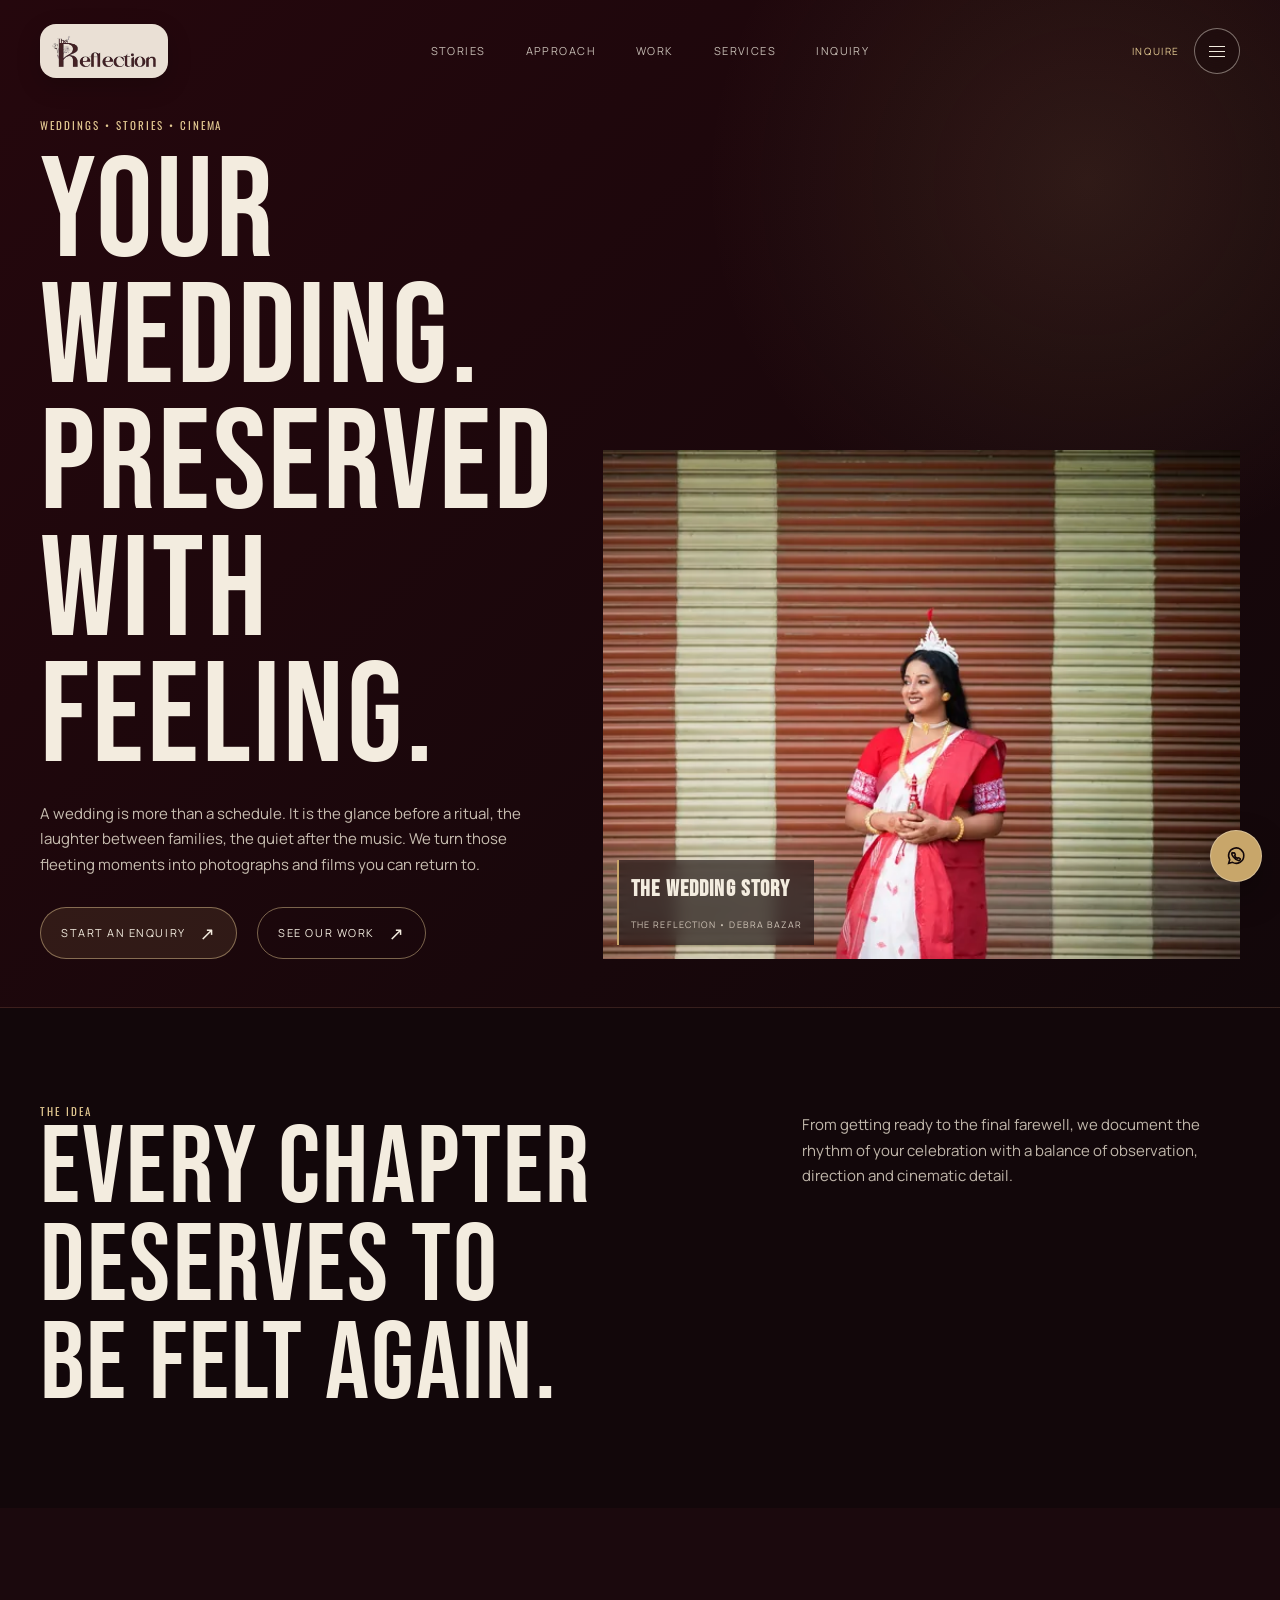
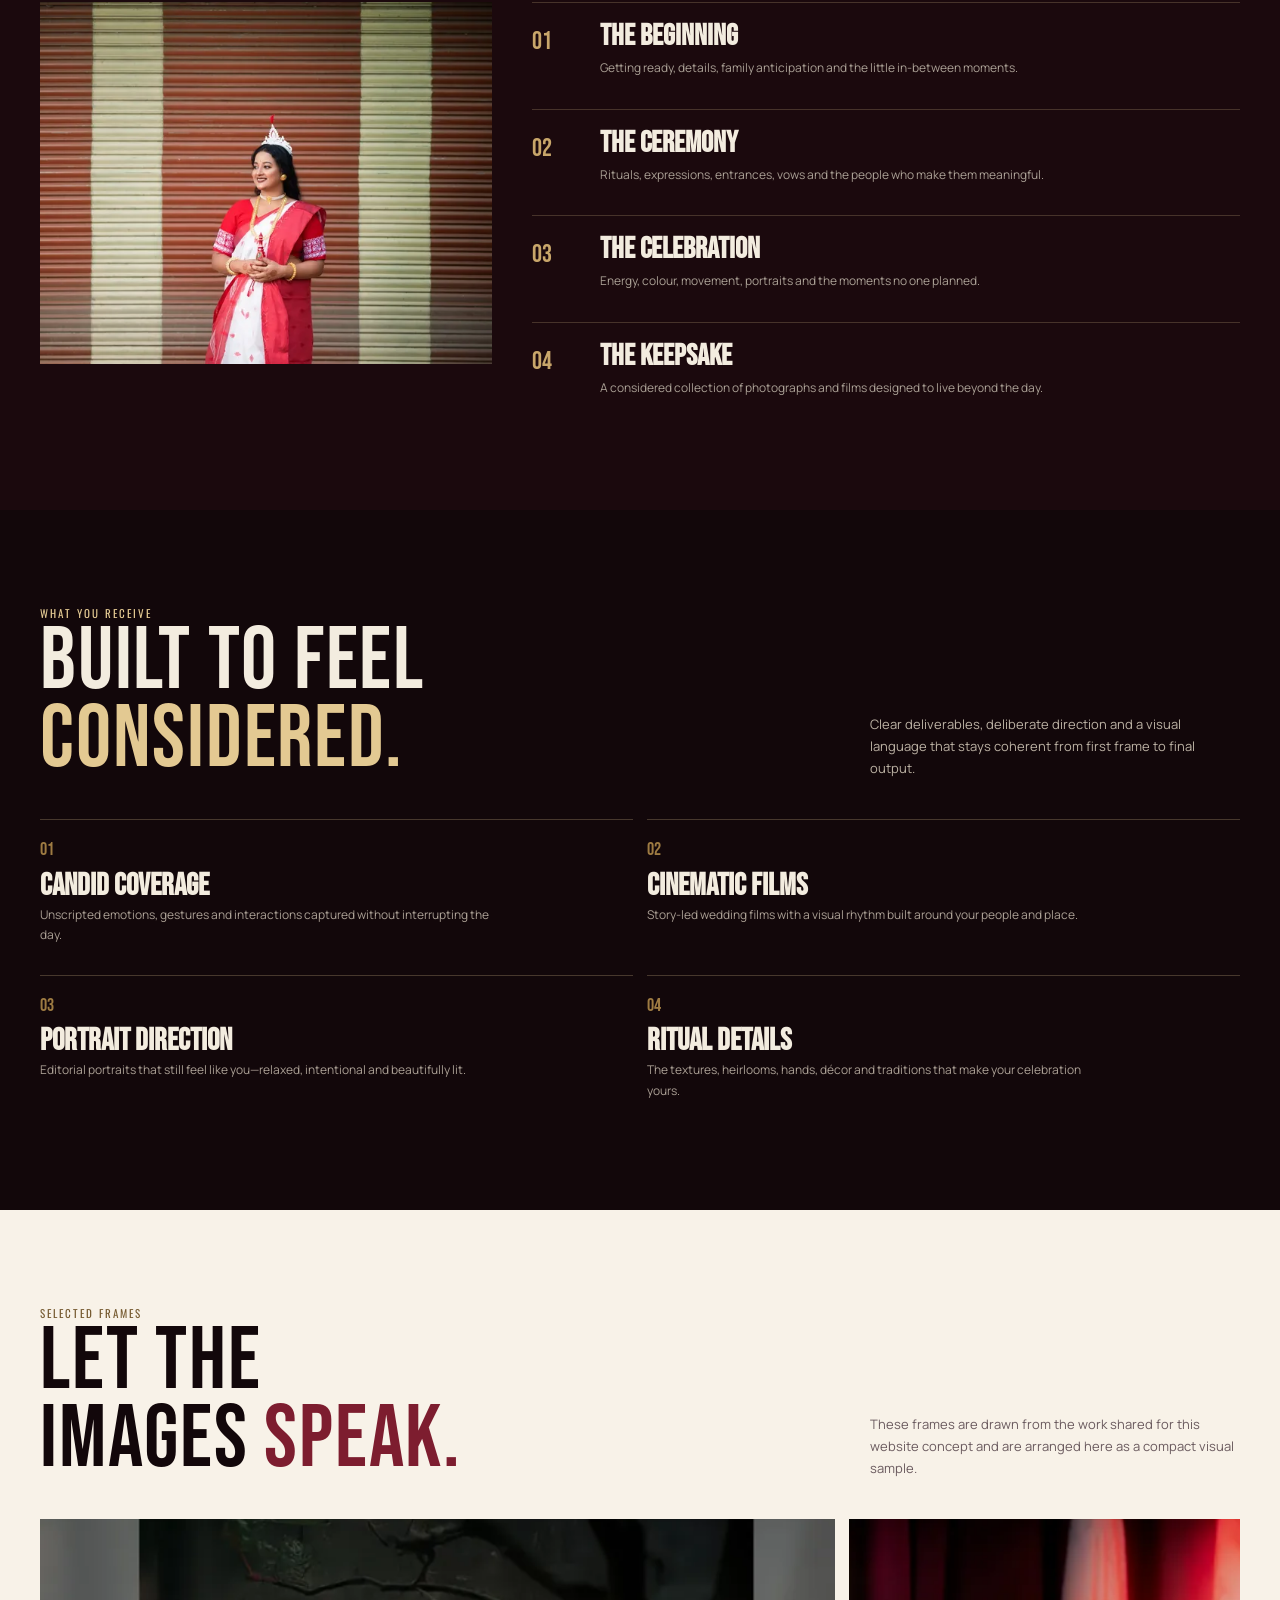
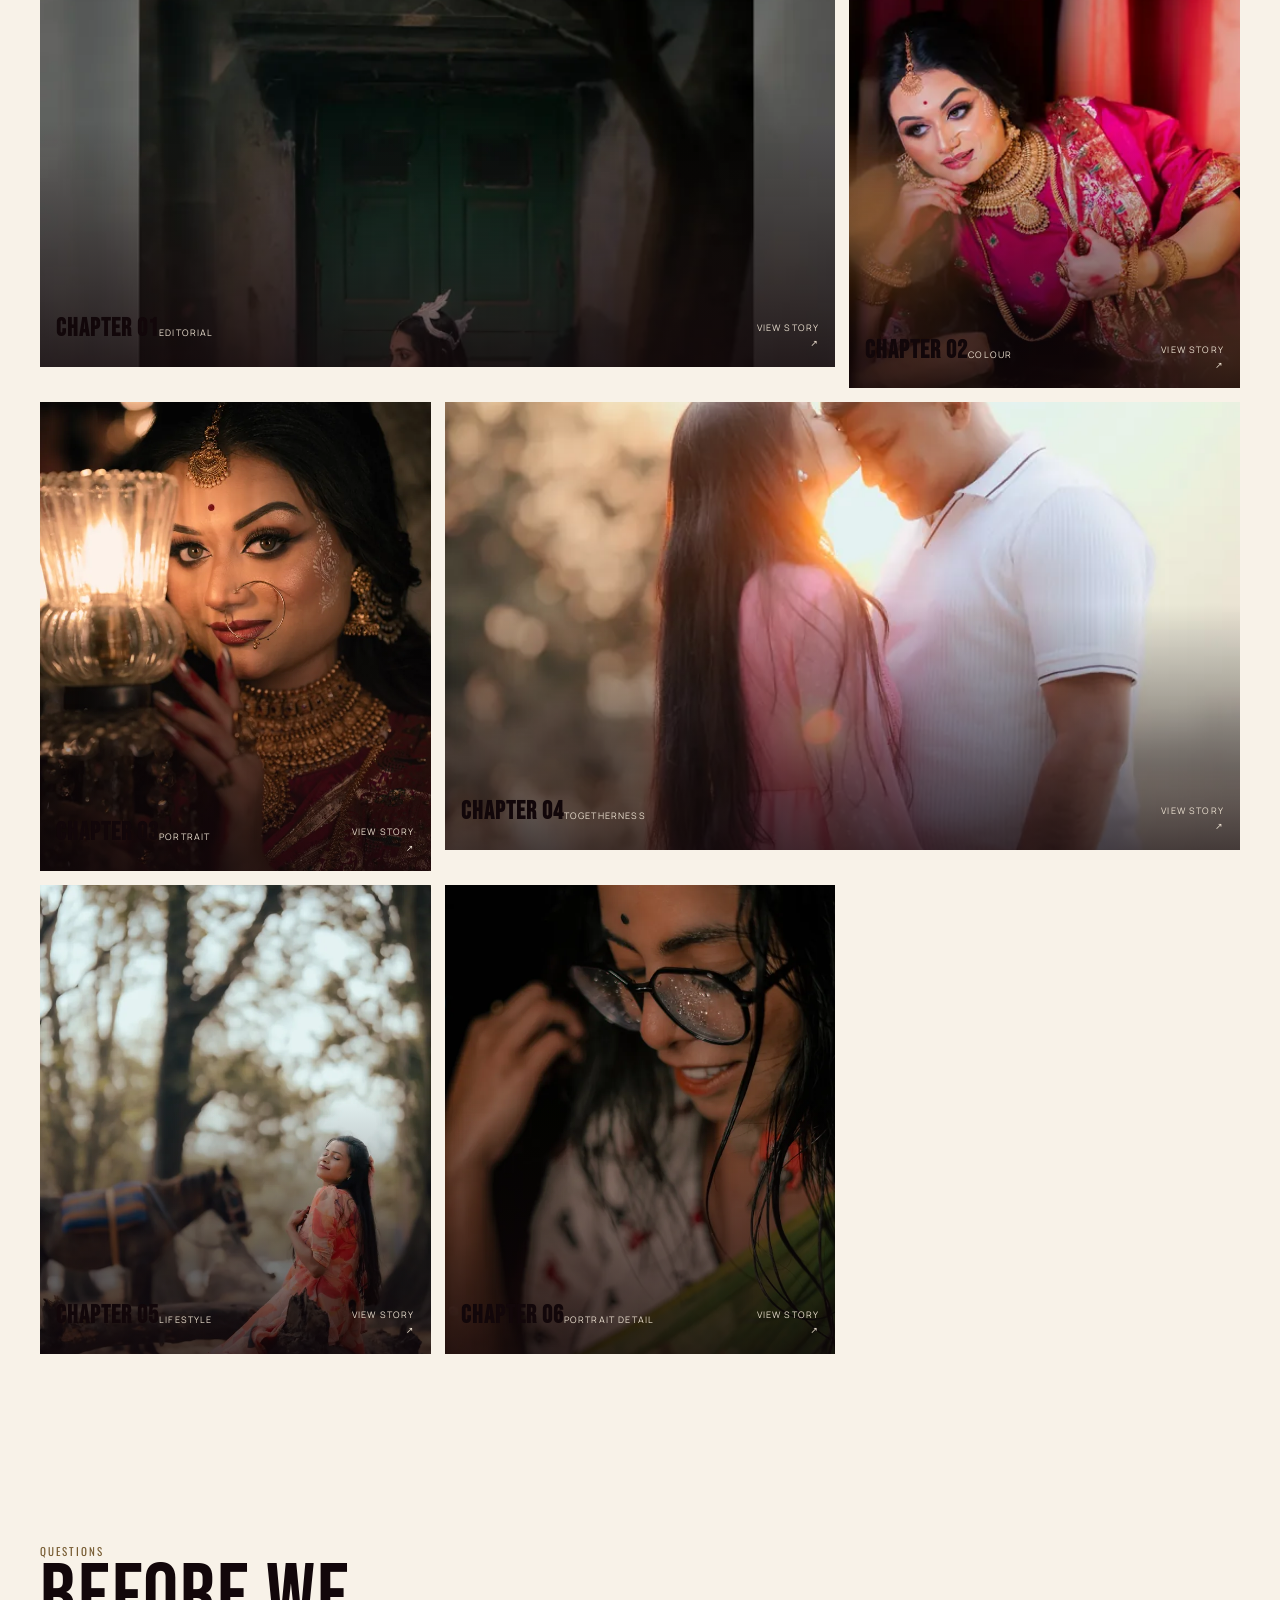
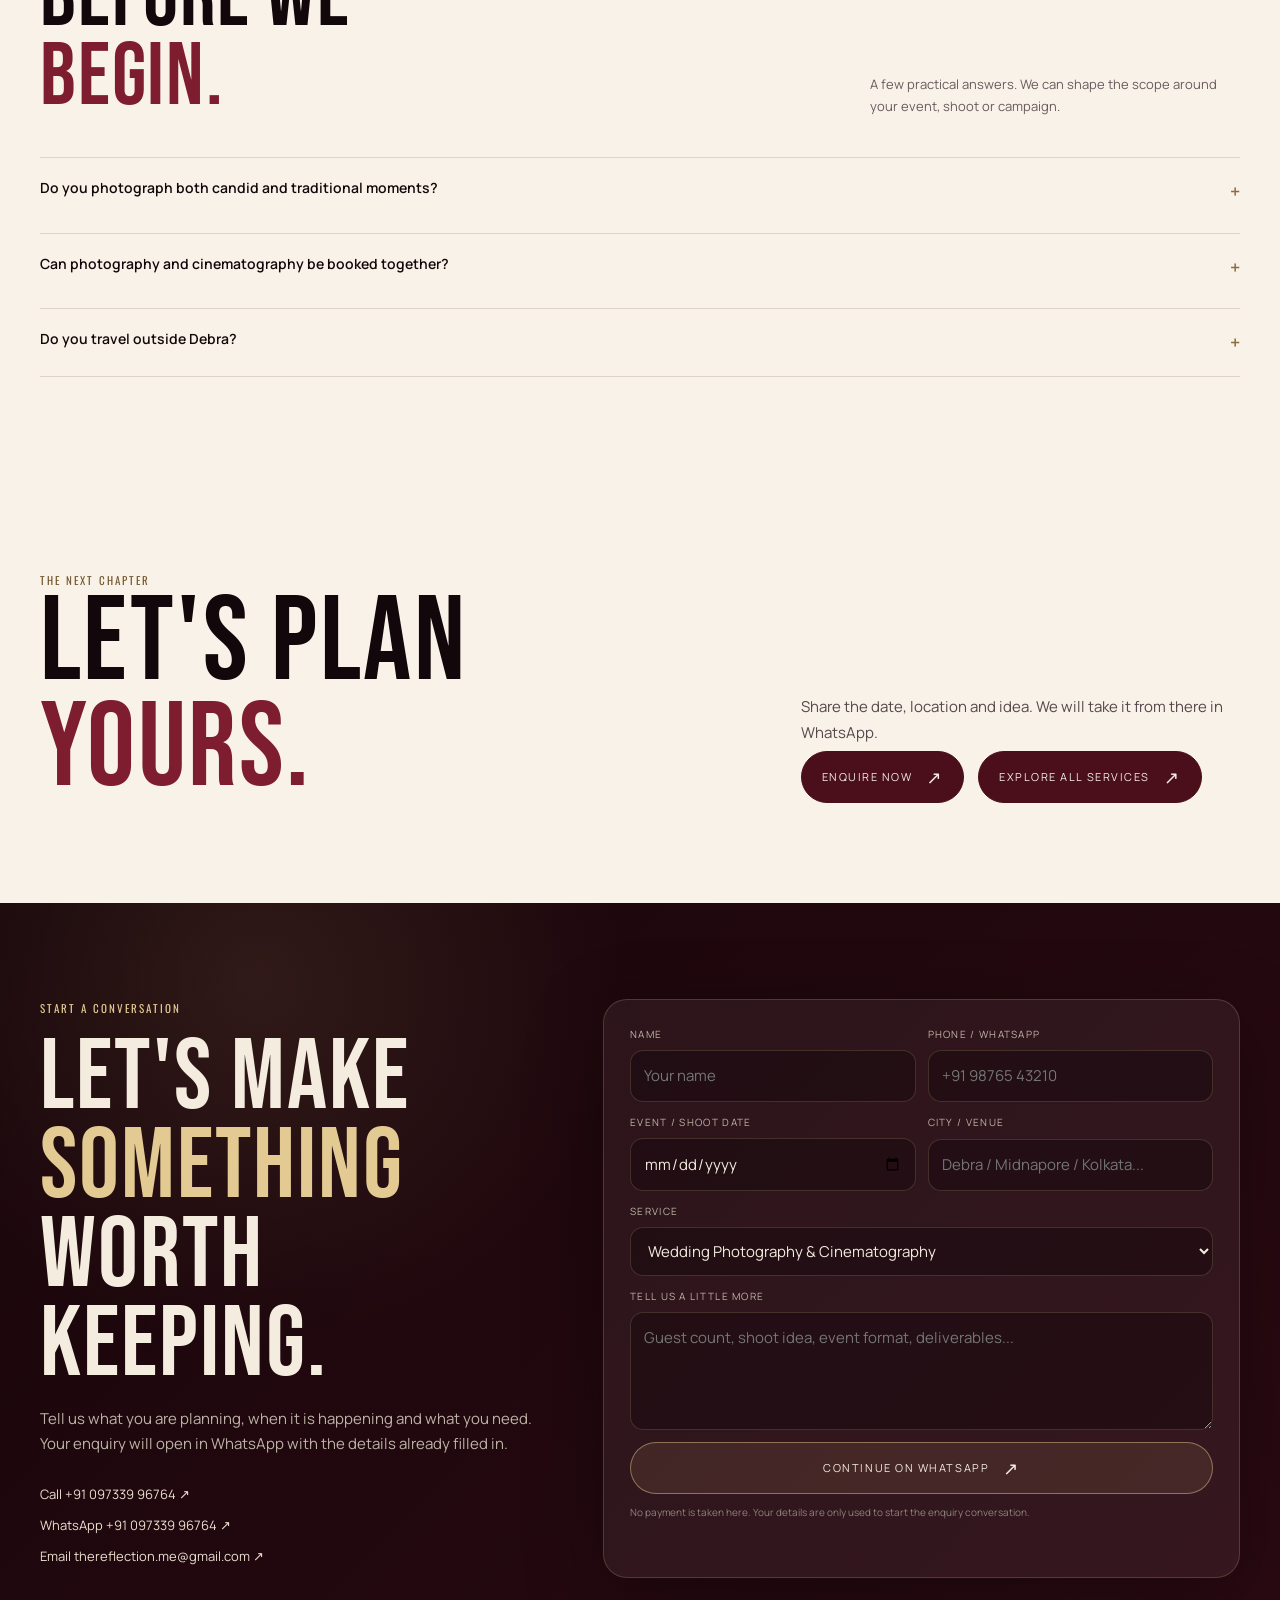
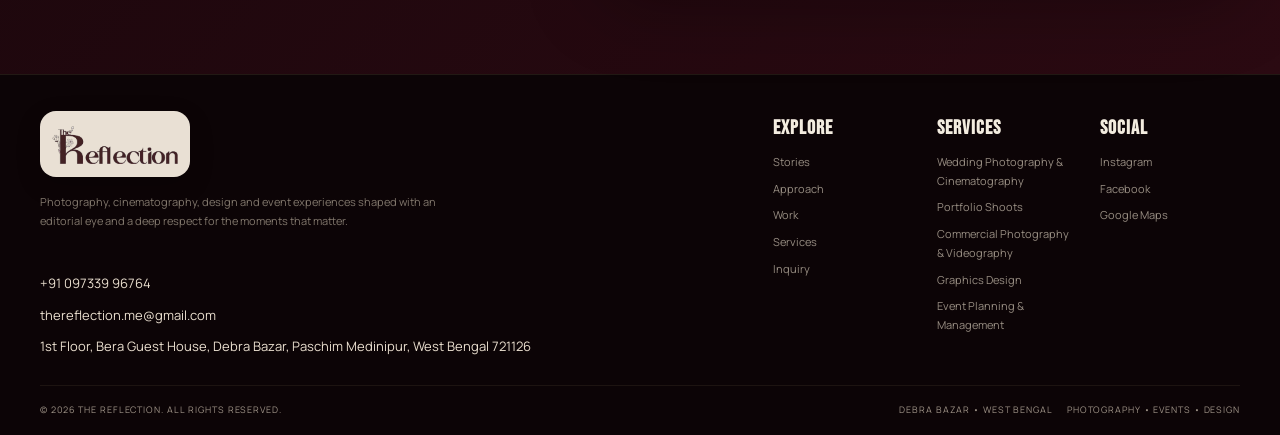
<file: wedding-photography.html>
<!DOCTYPE html>

<html lang="en-IN">
<head>
<meta charset="utf-8"/>
<meta content="width=device-width, initial-scale=1, viewport-fit=cover" name="viewport"/>
<meta content="#12070a" name="theme-color"/>
<meta content="Wedding photography and cinematic storytelling in Debra, Paschim Medinipur, West Bengal. Candid moments, rituals, portraits and films by The Reflection." name="description"/>
<meta content="index,follow,max-image-preview:large,max-snippet:-1,max-video-preview:-1" name="robots"/>
<meta content="index,follow,max-image-preview:large,max-snippet:-1,max-video-preview:-1" name="googlebot"/>
<meta content="IN-WB" name="geo.region"/>
<meta content="Debra Bazar, Paschim Medinipur, West Bengal" name="geo.placename"/>
<meta content="22.390611;87.567306" name="geo.position"/>
<meta content="22.390611, 87.567306" name="ICBM"/>
<link href="https://thereflection.me/wedding-photography.html" rel="canonical"/>
<link href="https://fonts.googleapis.com" rel="preconnect"/>
<link crossorigin="" href="https://fonts.gstatic.com" rel="preconnect"/>
<link href="assets/css/styles.css" rel="stylesheet"/>
<link href="favicon.ico" rel="icon" sizes="any"/>
  <link href="favicon.png" rel="icon" sizes="96x96" type="image/png"/>
<link href="assets/icons/apple-touch-icon.png" rel="apple-touch-icon"/>
<link href="site.webmanifest" rel="manifest"/>
<title>Wedding Photography &amp; Cinematography | The Reflection</title>
<meta content="website" property="og:type"/>
<meta content="The Reflection" property="og:site_name"/>
<meta content="Wedding Photography &amp; Cinematography | The Reflection" property="og:title"/>
<meta content="Wedding photography and cinematic storytelling in Debra, Paschim Medinipur, West Bengal. Candid moments, rituals, portraits and films by The Reflection." property="og:description"/>
<meta content="https://thereflection.me/wedding-photography.html" property="og:url"/>
<meta content="https://thereflection.me/assets/images/_RJP2323-1400.webp" property="og:image"/>
<meta content="Wedding photography and cinematic storytelling in Debra, Paschim Medinipur, West Bengal. Candid moments, rituals, portraits and films by The Reflection." property="og:image:alt"/>
<meta content="summary_large_image" name="twitter:card"/>
<meta content="Wedding Photography &amp; Cinematography | The Reflection" name="twitter:title"/>
<meta content="Wedding photography and cinematic storytelling in Debra, Paschim Medinipur, West Bengal. Candid moments, rituals, portraits and films by The Reflection." name="twitter:description"/>
<meta content="https://thereflection.me/assets/images/_RJP2323-1400.webp" name="twitter:image"/>
<script type="application/ld+json">{"@context":"https://schema.org","@graph":[{"@type":"ProfessionalService","@id":"https://thereflection.me/#business","name":"The Reflection","url":"https://thereflection.me/","logo":"https://thereflection.me/assets/brand/logo.svg","image":["https://thereflection.me/assets/images/_RJP2323-1400.webp"],"telephone":"+91 97339 96764","email":"thereflection.me@gmail.com","description":"Photography, cinematography, graphics design and event planning services in Debra Bazar, Paschim Medinipur, West Bengal.","address":{"@type":"PostalAddress","streetAddress":"1st Floor, Bera Guest House, Debra Bazar","addressLocality":"Debra Bazar","addressRegion":"West Bengal","postalCode":"721126","addressCountry":"IN"},"geo":{"@type":"GeoCoordinates","latitude":22.390611,"longitude":87.567306},"sameAs":["https://www.facebook.com/share/1DdpPGynDp/","https://www.instagram.com/thereflection.me?stkn=MzlucXIwNGFxcHYy"],"hasMap":"https://maps.app.goo.gl/7YUarU1rXk987SrG8?g_st=awb","contactPoint":[{"@type":"ContactPoint","contactType":"customer service","telephone":"+91 97339 96764"},{"@type":"ContactPoint","contactType":"customer service","email":"thereflection.me@gmail.com"}]},{"@type":"WebSite","@id":"https://thereflection.me/#website","url":"https://thereflection.me/","name":"The Reflection","publisher":{"@id":"https://thereflection.me/#business"},"inLanguage":"en-IN"},{"@type":"WebPage","@id":"https://thereflection.me/wedding-photography.html#webpage","url":"https://thereflection.me/wedding-photography.html","name":"Wedding Photography & Cinematography | The Reflection","description":"Wedding photography and cinematic storytelling in Debra, Paschim Medinipur, West Bengal. Candid moments, rituals, portraits and films by The Reflection.","isPartOf":{"@id":"https://thereflection.me/#website"},"about":{"@id":"https://thereflection.me/#business"},"inLanguage":"en-IN"},{"@type":"Service","@id":"https://thereflection.me/wedding-photography.html#service","name":"Wedding Photography & Cinematography","serviceType":"Wedding Photography & Cinematography","provider":{"@id":"https://thereflection.me/#business"},"areaServed":{"@type":"AdministrativeArea","name":"Paschim Medinipur, West Bengal, India"},"description":"Wedding photography and cinematic storytelling in Debra, Paschim Medinipur, West Bengal. Candid moments, rituals, portraits and films by The Reflection.","url":"https://thereflection.me/wedding-photography.html"}]}</script>
</head>
<script type="application/ld+json">{"@context":"https://schema.org","@graph":[{"@type":"FAQPage","@id":"https://thereflection.me/wedding-photography.html#faq","mainEntity":[{"@type":"Question","name":"Do you photograph both candid and traditional moments?","acceptedAnswer":{"@type":"Answer","text":"Yes. Coverage can combine documentary-style candid photography with directed portraits and important traditional moments."}},{"@type":"Question","name":"Can photography and cinematography be booked together?","acceptedAnswer":{"@type":"Answer","text":"Yes. The Reflection offers photography and cinematography as a coordinated visual storytelling service."}},{"@type":"Question","name":"Do you travel outside Debra?","acceptedAnswer":{"@type":"Answer","text":"Travel requirements can be discussed during the enquiry so the coverage plan reflects the wedding location and schedule."}}]},{"@type":"BreadcrumbList","@id":"https://thereflection.me/wedding-photography.html#breadcrumb","itemListElement":[{"@type":"ListItem","position":1,"name":"Home","item":"https://thereflection.me/"},{"@type":"ListItem","position":2,"name":"Wedding Photography & Cinematography","item":"https://thereflection.me/wedding-photography.html"}]}]}</script>
<body data-page="service" data-service="Wedding Photography &amp; Cinematography">
<a class="skip-link" href="#main-content">Skip to content</a>
<header class="header">
<div class="container header-inner">
<a aria-label="The Reflection home" class="brand-badge" href="index.html">
<img alt="The Reflection" height="787" src="assets/brand/logo.svg" width="2441"/>
</a>
<nav aria-label="Primary" class="nav"><a href="index.html#stories">Stories</a><a href="index.html#approach">Approach</a><a href="index.html#work">Work</a><a href="index.html#services">Services</a><a href="index.html#inquiry">Inquiry</a></nav>
<div class="header-actions">
<a class="inquire-top" href="#inquiry">Inquire</a>
<button aria-controls="site-drawer" aria-expanded="false" aria-label="Open navigation menu" class="menu-button" data-menu-button="" type="button"><span></span></button>
</div>
</div>
</header>
<div class="drawer" data-drawer="" id="site-drawer">
<div aria-label="Site navigation" aria-modal="true" class="drawer-panel" role="dialog">
<nav class="drawer-nav"><a data-menu-close="" href="index.html">Home</a><a data-menu-close="" href="index.html#stories">Stories</a><a data-menu-close="" href="index.html#approach">Approach</a><a data-menu-close="" href="index.html#work">Work</a><a data-menu-close="" href="index.html#services">Services</a><a data-menu-close="" href="index.html#inquiry">Inquiry</a></nav>
<div class="drawer-meta">
<a href="tel:+9109733996764">Call +91 097339 96764</a>
<a href="https://wa.me/919733996764" rel="noopener" target="_blank">WhatsApp +91 097339 96764</a>
<a href="mailto:thereflection.me@gmail.com">thereflection.me@gmail.com</a>
<a href="https://maps.app.goo.gl/7YUarU1rXk987SrG8?g_st=awb" rel="noopener" target="_blank">Find us in Debra Bazar ↗</a>
</div>
</div>
</div>
<main id="main-content">
<section aria-labelledby="page-title" class="page-hero">
<div class="container page-hero-grid">
<div class="page-hero-copy reveal">
<div class="eyebrow">WEDDINGS • STORIES • CINEMA</div>
<h1 class="display" id="page-title">YOUR WEDDING.<br/>PRESERVED<br/>WITH FEELING.</h1>
<p>A wedding is more than a schedule. It is the glance before a ritual, the laughter between families, the quiet after the music. We turn those fleeting moments into photographs and films you can return to.</p>
<div class="hero-actions">
<a class="btn" href="#inquiry">Start an enquiry <span class="arrow">↗</span></a>
<a class="btn btn-secondary" href="index.html#work">See our work <span class="arrow">↗</span></a>
</div>
</div>
<div class="page-hero-media reveal">
<img alt="Bengali bridal portrait in a traditional red and white sari" class="" decoding="async" fetchpriority="high" height="931" loading="eager" sizes="(max-width: 719px) 100vw, 56vw" src="assets/images/_RJP2323-1400.webp" srcset="assets/images/_RJP2323-720.webp 720w, assets/images/_RJP2323-1400.webp 1400w" width="1400"/>
<div class="page-hero-meta"><b>THE WEDDING STORY</b><span>The Reflection • Debra Bazar</span></div>
</div>
</div>
</section>
<section class="section section-dark" id="approach">
<div class="container">
<div class="story-intro reveal">
<div><div class="eyebrow">THE IDEA</div><h2 class="display">EVERY CHAPTER<br/>DESERVES TO<br/>BE FELT AGAIN.</h2></div>
<p>From getting ready to the final farewell, we document the rhythm of your celebration with a balance of observation, direction and cinematic detail.</p>
</div>
</div>
</section>
<section class="section section-ink2">
<div class="container process-grid">
<div class="process-image reveal">
<img alt="Bengali bridal portrait in a traditional red and white sari" class="" decoding="async" height="931" loading="lazy" sizes="(max-width: 719px) 100vw, 42vw" src="assets/images/_RJP2323-1400.webp" srcset="assets/images/_RJP2323-720.webp 720w, assets/images/_RJP2323-1400.webp 1400w" width="1400"/>
</div>
<div class="process-list">
<article class="process-card reveal"><div class="step">01</div><div><h3>THE BEGINNING</h3><p>Getting ready, details, family anticipation and the little in-between moments.</p></div></article><article class="process-card reveal"><div class="step">02</div><div><h3>THE CEREMONY</h3><p>Rituals, expressions, entrances, vows and the people who make them meaningful.</p></div></article><article class="process-card reveal"><div class="step">03</div><div><h3>THE CELEBRATION</h3><p>Energy, colour, movement, portraits and the moments no one planned.</p></div></article><article class="process-card reveal"><div class="step">04</div><div><h3>THE KEEPSAKE</h3><p>A considered collection of photographs and films designed to live beyond the day.</p></div></article>
</div>
</div>
</section>
<section class="section section-dark" id="work">
<div class="container">
<div class="section-heading reveal">
<div><div class="eyebrow">WHAT YOU RECEIVE</div><h2 class="display">BUILT TO FEEL<br/><span class="gold">CONSIDERED.</span></h2></div>
<p>Clear deliverables, deliberate direction and a visual language that stays coherent from first frame to final output.</p>
</div>
<div class="value-grid">
<article class="value-card reveal"><div class="num">01</div><h3>Candid coverage</h3><p>Unscripted emotions, gestures and interactions captured without interrupting the day.</p></article><article class="value-card reveal"><div class="num">02</div><h3>Cinematic films</h3><p>Story-led wedding films with a visual rhythm built around your people and place.</p></article><article class="value-card reveal"><div class="num">03</div><h3>Portrait direction</h3><p>Editorial portraits that still feel like you—relaxed, intentional and beautifully lit.</p></article><article class="value-card reveal"><div class="num">04</div><h3>Ritual details</h3><p>The textures, heirlooms, hands, décor and traditions that make your celebration yours.</p></article>
</div>
</div>
</section>
<section class="section section-light">
<div class="container">
<div class="section-heading reveal">
<div><div class="eyebrow" style="color:#765b31">SELECTED FRAMES</div><h2 class="display">LET THE<br/>IMAGES <span style="color:#7d1d2f">SPEAK.</span></h2></div>
<p>These frames are drawn from the work shared for this website concept and are arranged here as a compact visual sample.</p>
</div>
<div class="work-grid">
<article class="work-card reveal">
<img alt="Editorial bridal portrait framed by a heritage doorway" class="" decoding="async" height="1991" loading="lazy" sizes="(max-width: 719px) 50vw, 33vw" src="assets/images/DSC_7773-1400.webp" srcset="assets/images/DSC_7773-720.webp 720w, assets/images/DSC_7773-1400.webp 1400w" width="1400"/>
<div class="work-caption"><div><strong>Chapter 01</strong><span>Editorial</span></div><span>View story ↗</span></div>
</article>
<article class="work-card reveal">
<img alt="Editorial bridal portrait in a vibrant magenta sari" class="" decoding="async" height="889" loading="lazy" sizes="(max-width: 719px) 50vw, 33vw" src="assets/images/PIX07275-1400.webp" srcset="assets/images/PIX07275-720.webp 720w, assets/images/PIX07275-1400.webp 1400w" width="1400"/>
<div class="work-caption"><div><strong>Chapter 02</strong><span>Colour</span></div><span>View story ↗</span></div>
</article>
<article class="work-card reveal">
<img alt="Intimate close-up bridal portrait beside a glowing lamp" class="" decoding="async" height="2048" loading="lazy" sizes="(max-width: 719px) 50vw, 33vw" src="assets/images/PIX07248-1400.webp" srcset="assets/images/PIX07248-720.webp 720w, assets/images/PIX07248-1400.webp 1400w" width="1365"/>
<div class="work-caption"><div><strong>Chapter 03</strong><span>Portrait</span></div><span>View story ↗</span></div>
</article>
<article class="work-card reveal">
<img alt="Couple sharing a quiet moment in warm sunset light" class="" decoding="async" height="2048" loading="lazy" sizes="(max-width: 719px) 50vw, 33vw" src="assets/images/DSC09998-1400.webp" srcset="assets/images/DSC09998-720.webp 720w, assets/images/DSC09998-1400.webp 1400w" width="1365"/>
<div class="work-caption"><div><strong>Chapter 04</strong><span>Togetherness</span></div><span>View story ↗</span></div>
</article>
<article class="work-card reveal">
<img alt="Portrait of a woman beside a horse in a forest setting" class="" decoding="async" height="2048" loading="lazy" sizes="(max-width: 719px) 50vw, 33vw" src="assets/images/DSC09772-1400.webp" srcset="assets/images/DSC09772-720.webp 720w, assets/images/DSC09772-1400.webp 1400w" width="1365"/>
<div class="work-caption"><div><strong>Chapter 05</strong><span>Lifestyle</span></div><span>View story ↗</span></div>
</article>
<article class="work-card reveal">
<img alt="Expressive close-up portrait with glasses and rain on the lenses" class="" decoding="async" height="2048" loading="lazy" sizes="(max-width: 719px) 50vw, 33vw" src="assets/images/PIX08713-1400.webp" srcset="assets/images/PIX08713-720.webp 720w, assets/images/PIX08713-1400.webp 1400w" width="1365"/>
<div class="work-caption"><div><strong>Chapter 06</strong><span>Portrait detail</span></div><span>View story ↗</span></div>
</article>
</div>
</div>
</section>
<section aria-labelledby="faq-title" class="section section-light">
<div class="container">
<div class="section-heading reveal">
<div><div class="eyebrow" style="color:#765b31">QUESTIONS</div><h2 class="display" id="faq-title">BEFORE WE<br/><span style="color:#7d1d2f">BEGIN.</span></h2></div>
<p>A few practical answers. We can shape the scope around your event, shoot or campaign.</p>
</div>
<div class="faq">
<details class="faq-item reveal"><summary aria-expanded="false" class="faq-question">Do you photograph both candid and traditional moments?<span class="faq-symbol">+</span></summary><div class="faq-answer"><p>Yes. Coverage can combine documentary-style candid photography with directed portraits and important traditional moments.</p></div></details><details class="faq-item reveal"><summary aria-expanded="false" class="faq-question">Can photography and cinematography be booked together?<span class="faq-symbol">+</span></summary><div class="faq-answer"><p>Yes. The Reflection offers photography and cinematography as a coordinated visual storytelling service.</p></div></details><details class="faq-item reveal"><summary aria-expanded="false" class="faq-question">Do you travel outside Debra?<span class="faq-symbol">+</span></summary><div class="faq-answer"><p>Travel requirements can be discussed during the enquiry so the coverage plan reflects the wedding location and schedule.</p></div></details>
</div>
</div>
</section>
<section class="cta-band">
<div class="container cta-band-inner">
<div><div class="eyebrow" style="color:#765b31">THE NEXT CHAPTER</div><h2 class="display cta-title">LET'S PLAN<br/><span style="color:#7d1d2f">YOURS.</span></h2></div>
<div><p class="cta-copy">Share the date, location and idea. We will take it from there in WhatsApp.</p><div class="cta-actions"><a class="btn" href="#inquiry">Enquire now <span class="arrow">↗</span></a><a class="btn" href="index.html#services">Explore all services <span class="arrow">↗</span></a></div></div>
</div>
</section>
<section class="inquiry" id="inquiry">
<div class="container inquiry-grid">
<div class="inquiry-copy reveal">
<div class="eyebrow">START A CONVERSATION</div>
<h2 class="display">LET'S MAKE<br/><span class="gold">SOMETHING</span><br/>WORTH KEEPING.</h2>
<p>Tell us what you are planning, when it is happening and what you need. Your enquiry will open in WhatsApp with the details already filled in.</p>
<div class="contact-links">
<a href="tel:+9109733996764">Call +91 097339 96764 ↗</a>
<a href="https://wa.me/919733996764" rel="noopener" target="_blank">WhatsApp +91 097339 96764 ↗</a>
<a href="mailto:thereflection.me@gmail.com">Email thereflection.me@gmail.com ↗</a>
</div>
</div>
<div class="form-wrap reveal">
<form data-whatsapp-form="">
<div class="form-grid">
<div class="field"><label for="name">Name</label><input autocomplete="name" id="name" name="name" placeholder="Your name" required="" type="text"/></div>
<div class="field"><label for="phone">Phone / WhatsApp</label><input autocomplete="tel" id="phone" inputmode="tel" name="phone" placeholder="+91 98765 43210" required="" type="tel"/></div>
<div class="field"><label for="date">Event / Shoot date</label><input id="date" name="date" type="date"/></div>
<div class="field"><label for="city">City / Venue</label><input autocomplete="address-level2" id="city" name="city" placeholder="Debra / Midnapore / Kolkata..." type="text"/></div>
<div class="field"><label for="service">Service</label><select id="service" name="service"><option selected="" value="Wedding Photography &amp; Cinematography">Wedding Photography &amp; Cinematography</option><option value="Portfolio Shoots">Portfolio Shoots</option><option value="Commercial Photography &amp; Videography">Commercial Photography &amp; Videography</option><option value="Graphics Design">Graphics Design</option><option value="Event Planning &amp; Management">Event Planning &amp; Management</option></select></div>
<div class="field"><label for="message">Tell us a little more</label><textarea id="message" name="message" placeholder="Guest count, shoot idea, event format, deliverables..."></textarea></div>
</div>
<button class="btn form-submit" type="submit">Continue on WhatsApp <span class="arrow">↗</span></button>
<p class="form-note">No payment is taken here. Your details are only used to start the enquiry conversation.</p>
<div aria-live="polite" class="form-message"></div>
</form>
</div>
</div>
</section>
</main>
<footer class="footer">
<div class="container footer-grid">
<div class="footer-brand">
<a aria-label="The Reflection home" class="brand-badge" href="index.html"><img alt="The Reflection" height="787" src="assets/brand/logo.svg" width="2441"/></a>
<p>Photography, cinematography, design and event experiences shaped with an editorial eye and a deep respect for the moments that matter.</p>
<div class="contact-links">
<a href="tel:+9109733996764">+91 097339 96764</a>
<a href="mailto:thereflection.me@gmail.com">thereflection.me@gmail.com</a>
<a href="https://maps.app.goo.gl/7YUarU1rXk987SrG8?g_st=awb" rel="noopener" target="_blank">1st Floor, Bera Guest House, Debra Bazar, Paschim Medinipur, West Bengal 721126</a>
</div>
</div>
<div class="footer-links">
<div class="footer-col">
<strong>Explore</strong>
<a href="index.html#stories">Stories</a>
<a href="index.html#approach">Approach</a>
<a href="index.html#work">Work</a>
<a href="index.html#services">Services</a>
<a href="index.html#inquiry">Inquiry</a>
</div>
<div class="footer-col">
<strong>Services</strong>
<a href="wedding-photography.html">Wedding Photography &amp; Cinematography</a><a href="portfolio-shoot.html">Portfolio Shoots</a><a href="commercial-photography.html">Commercial Photography &amp; Videography</a><a href="graphics-design.html">Graphics Design</a><a href="event-planning.html">Event Planning &amp; Management</a>
</div>
<div class="footer-col">
<strong>Social</strong>
<a href="https://www.instagram.com/thereflection.me?stkn=MzlucXIwNGFxcHYy" rel="noopener" target="_blank">Instagram</a>
<a href="https://www.facebook.com/share/1DdpPGynDp/" rel="noopener" target="_blank">Facebook</a>
<a href="https://maps.app.goo.gl/7YUarU1rXk987SrG8?g_st=awb" rel="noopener" target="_blank">Google Maps</a>
</div>
</div>
</div>
<div class="container footer-bottom">
<span>© <span data-year=""></span> The Reflection. All rights reserved.</span>
<div class="socials"><span>Debra Bazar • West Bengal</span><span>Photography • Events • Design</span></div>
</div>
</footer>
<a aria-label="Chat with The Reflection on WhatsApp" class="floating-wa" href="https://wa.me/919733996764" rel="noopener" target="_blank">
<svg aria-hidden="true" fill="none" stroke="currentColor" stroke-width="1.7" viewbox="0 0 24 24"><path d="M20.5 11.7a8.3 8.3 0 0 1-12.3 7.2L4 20l1.2-4.1A8.3 8.3 0 1 1 20.5 11.7Z"></path><path d="M8.8 8.8c.2-.4.4-.4.7-.4h.5c.2 0 .4.2.5.5l.7 1.6c.1.2.1.4-.1.6l-.5.6c.6 1.2 1.6 2.2 2.8 2.8l.6-.5c.2-.2.4-.2.6-.1l1.6.7c.3.1.5.3.5.6 0 .5-.2 1-.5 1.3-.4.4-1 .6-1.5.5-2.2-.5-4.7-2.9-5.7-4.2-.7-.9-1.5-2.4-1.6-3.2 0-.4.1-.8.4-1.2Z"></path></svg>
</a>
<script defer="" src="assets/js/config.js"></script>
<script defer="" src="assets/js/app.js"></script>
</body></html>
</file>
<file: assets/css/styles.css>
@import url('https://fonts.googleapis.com/css2?family=Bebas+Neue&family=Manrope:wght@400;500;600;700&family=Oswald:wght@400;500&display=swap');

:root{
  --ink:#12070a;
  --ink-2:#1b090d;
  --maroon:#4a0f1b;
  --maroon-2:#681a2a;
  --burgundy:#2a070d;
  --gold:#c8a66a;
  --gold-2:#e3c992;
  --ivory:#f3ecdf;
  --ivory-2:#e7dccb;
  --paper:#f8f2e8;
  --muted:#bcb2a4;
  --line:rgba(227,201,146,.22);
  --shadow:0 22px 80px rgba(0,0,0,.32);
  --radius:28px;
  --max:1380px;
  --ease:cubic-bezier(.22,.61,.36,1);
}

*{box-sizing:border-box}
html{scroll-behavior:smooth}
body{
  margin:0;
  background:var(--ink);
  color:var(--ivory);
  font-family:"Manrope",system-ui,-apple-system,BlinkMacSystemFont,"Segoe UI",sans-serif;
  font-size:15px;
  line-height:1.7;
  text-rendering:optimizeLegibility;
  -webkit-font-smoothing:antialiased;
}
body.menu-open{overflow:hidden}
img{max-width:100%;display:block}
a{color:inherit;text-decoration:none}
button,input,select,textarea{font:inherit}
button{cursor:pointer}
::selection{background:var(--gold);color:var(--ink)}
.skip-link{
  position:fixed;left:16px;top:12px;transform:translateY(-140%);
  z-index:1000;background:var(--ivory);color:var(--ink);padding:10px 14px;border-radius:999px;
}
.skip-link:focus{transform:none}
.container{width:min(calc(100% - 36px),var(--max));margin-inline:auto}
.display{
  font-family:"Bebas Neue",Impact,sans-serif;
  text-transform:uppercase;
  letter-spacing:.02em;
  line-height:.89;
  font-weight:400;
}
.eyebrow{
  font-family:"Oswald","Manrope",sans-serif;
  font-size:11px;
  letter-spacing:.18em;
  text-transform:uppercase;
  color:var(--gold-2);
}
.gold{color:var(--gold-2)}
.muted{color:var(--muted)}
.rule{height:1px;background:var(--line)}
.text-link{
  display:inline-flex;align-items:center;gap:12px;
  padding:0 0 6px;border-bottom:1px solid rgba(227,201,146,.45);
  font-size:12px;text-transform:uppercase;letter-spacing:.14em;
  transition:gap .35s var(--ease),color .35s var(--ease),border-color .35s var(--ease);
}
.text-link:hover{gap:18px;color:var(--gold-2);border-color:var(--gold-2)}
.arrow{font-size:18px;line-height:1}

.header{
  position:absolute;inset:0 0 auto;z-index:50;
  padding:18px 0;
}
.header-inner{
  display:grid;grid-template-columns:auto 1fr auto;align-items:center;gap:22px;
}
.brand-badge{
  display:inline-flex;align-items:center;justify-content:center;
  width:116px;min-height:54px;padding:8px 12px;border-radius:16px;
  background:rgba(247,239,226,.94);box-shadow:0 8px 24px rgba(0,0,0,.18);
}
.brand-badge img{width:100%;height:auto}
.nav{
  display:flex;justify-content:center;gap:26px;
  font-size:11px;letter-spacing:.13em;text-transform:uppercase;color:#e4ddd2;
}
.nav a{opacity:.84;transition:opacity .25s var(--ease),color .25s var(--ease)}
.nav a:hover,.nav a[aria-current="page"]{opacity:1;color:var(--gold-2)}
.header-actions{display:flex;align-items:center;gap:14px}
.inquire-top{
  display:none;
  font-size:10px;letter-spacing:.16em;text-transform:uppercase;color:var(--gold-2);
}
.menu-button{
  width:46px;height:46px;border:1px solid rgba(243,236,223,.45);border-radius:50%;
  background:rgba(18,7,10,.28);backdrop-filter:blur(10px);
  display:grid;place-items:center;position:relative;
}
.menu-button span,.menu-button span:before,.menu-button span:after{
  content:"";display:block;width:16px;height:1px;background:var(--ivory);
  transition:transform .25s var(--ease),opacity .25s var(--ease);
}
.menu-button span:before{position:absolute;transform:translateY(-5px)}
.menu-button span:after{position:absolute;transform:translateY(5px)}
.menu-button[aria-expanded="true"] span{background:transparent}
.menu-button[aria-expanded="true"] span:before{transform:rotate(45deg)}
.menu-button[aria-expanded="true"] span:after{transform:rotate(-45deg)}
.drawer{
  position:fixed;inset:0;z-index:40;
  visibility:hidden;opacity:0;transition:opacity .35s var(--ease),visibility .35s var(--ease);
}
.drawer::before{
  content:"";position:absolute;inset:0;background:rgba(9,3,5,.62);backdrop-filter:blur(8px);
}
.drawer-panel{
  position:absolute;right:0;top:0;bottom:0;width:min(92vw,430px);
  padding:110px 28px 28px;background:var(--paper);color:var(--ink);
  transform:translateX(100%);transition:transform .45s var(--ease);
  display:flex;flex-direction:column;
}
body.menu-open .drawer{visibility:visible;opacity:1}
body.menu-open .drawer-panel{transform:none}
.drawer-nav{display:flex;flex-direction:column;gap:8px}
.drawer-nav a{font-family:"Bebas Neue",sans-serif;font-size:44px;line-height:.96;padding:8px 0;border-bottom:1px solid rgba(74,15,27,.14)}
.drawer-meta{margin-top:auto;border-top:1px solid rgba(74,15,27,.16);padding-top:18px;display:grid;gap:10px}
.drawer-meta a{font-size:13px;color:#56323a}

.hero{
  position:relative;min-height:100svh;padding:120px 0 52px;
  background:
    radial-gradient(circle at 80% 16%, rgba(200,166,106,.13), transparent 30%),
    radial-gradient(circle at 10% 100%, rgba(104,26,42,.22), transparent 35%),
    linear-gradient(135deg,var(--burgundy),var(--ink));
  overflow:hidden;
}
.hero::after{
  content:"";position:absolute;inset:0;pointer-events:none;
  background:linear-gradient(180deg,rgba(18,7,10,.12),rgba(18,7,10,.88));
}
.hero-grid{position:relative;z-index:2;display:grid;gap:26px;min-height:calc(100svh - 172px)}
.hero-copy{display:flex;flex-direction:column;justify-content:end;padding-bottom:8px;order:2}
.hero-title{font-size:clamp(64px,14vw,150px);max-width:760px;margin:18px 0 20px}
.hero-sub{max-width:570px;color:#ddd4c8;font-size:14px;line-height:1.7}
.hero-actions{display:flex;flex-wrap:wrap;gap:20px;margin-top:30px}
.btn{
  display:inline-flex;align-items:center;justify-content:center;gap:14px;
  min-height:52px;padding:0 20px;border:1px solid rgba(227,201,146,.48);
  border-radius:999px;background:rgba(200,166,106,.12);
  color:var(--ivory);text-transform:uppercase;letter-spacing:.14em;font-size:11px;
  transition:transform .28s var(--ease),background .28s var(--ease),border-color .28s var(--ease),color .28s var(--ease);
}
.btn:hover{transform:translateY(-2px);background:var(--gold);border-color:var(--gold);color:var(--ink)}
.btn-secondary{background:transparent}
.hero-art{position:relative;min-height:58vh;order:1}
.hero-art::before{
  content:"";position:absolute;inset:0;border:1px solid rgba(227,201,146,.2);
  transform:translate(10px,10px);border-radius:2px;
}
.hero-image{
  width:100%;height:100%;min-height:58vh;object-fit:cover;
  filter:saturate(.9) contrast(1.06);
  box-shadow:var(--shadow);position:relative;
}
.hero-shade{position:absolute;inset:0;background:linear-gradient(90deg,rgba(18,7,10,.18),rgba(18,7,10,0) 55%,rgba(18,7,10,.16));pointer-events:none}
.hero-note{
  position:absolute;right:-8px;top:40%;writing-mode:vertical-rl;transform:rotate(180deg);
  letter-spacing:.18em;font-size:10px;color:var(--gold-2);text-transform:uppercase;
}
.hero-feature{
  position:absolute;left:18px;bottom:18px;
  padding:12px 14px;background:rgba(18,7,10,.58);backdrop-filter:blur(10px);
  border-left:2px solid var(--gold);
  max-width:260px;
}
.hero-feature strong{font-family:"Bebas Neue";font-size:22px;display:block;letter-spacing:.05em}
.hero-feature span{font-size:10px;letter-spacing:.12em;text-transform:uppercase;color:#c9c0b3}

.section{padding:92px 0}
.section-dark{background:var(--ink)}
.section-ink2{background:var(--ink-2)}
.section-light{background:var(--paper);color:var(--ink)}
.section-heading{
  display:flex;align-items:end;justify-content:space-between;gap:30px;margin-bottom:44px;
}
.section-heading h2{font-size:clamp(48px,8vw,88px);margin:0}
.section-heading p{max-width:370px;margin:0;color:#bcb2a4;font-size:13px}
.section-light .section-heading p{color:#6a5a5e}
.story-intro{display:grid;gap:32px;align-items:start}
.story-intro h2{font-size:clamp(54px,9vw,110px);max-width:760px;margin:0}
.story-intro p{max-width:460px;margin:10px 0 0;color:#c1b7ab}
.story-track{
  display:grid;grid-auto-flow:column;grid-auto-columns:70%;
  overflow-x:auto;gap:20px;padding:10px 0 14px;margin-top:52px;
  scroll-snap-type:x mandatory;scrollbar-width:none;
}
.story-track::-webkit-scrollbar{display:none}
.story-card{
  scroll-snap-align:start;border-top:1px solid var(--line);padding-top:18px;position:relative;
}
.story-number{font-family:"Bebas Neue";font-size:32px;color:var(--gold-2)}
.story-card h3{font-family:"Bebas Neue";font-size:26px;margin:3px 0 6px;letter-spacing:.04em}
.story-card p{color:#aaa095;font-size:12px;margin:0}
.story-progress{position:relative;height:1px;background:rgba(227,201,146,.22);margin-top:10px}
.story-progress::before{content:"";position:absolute;left:0;top:0;width:18%;height:1px;background:var(--gold)}
.feature-story{
  margin-top:44px;display:grid;gap:30px;align-items:center;
}
.feature-story-media{position:relative}
.feature-story-media img{width:100%;height:72vw;max-height:680px;object-fit:cover}
.feature-story-meta{display:grid;gap:18px}
.feature-story-meta .story-number{font-size:18px}
.feature-story-meta h3{font-family:"Bebas Neue";font-size:clamp(48px,7vw,78px);line-height:.95;margin:0}
.feature-story-meta p{color:#bdb3a6;max-width:410px;margin:0}
.story-list{display:grid;margin-top:8px;border-top:1px solid var(--line)}
.story-list-item{
  display:grid;grid-template-columns:70px 1fr auto;gap:12px;align-items:center;
  padding:16px 0;border-bottom:1px solid var(--line);
}
.story-list-item img{width:54px;height:54px;object-fit:cover}
.story-list-item strong{font-size:12px;text-transform:uppercase;letter-spacing:.1em}
.story-list-item span{display:block;color:#8f8479;font-size:10px;letter-spacing:.1em;text-transform:uppercase;margin-top:3px}
.story-list-item a{font-size:10px;letter-spacing:.12em;text-transform:uppercase;color:var(--gold-2)}

.work-grid{
  display:grid;grid-template-columns:repeat(2,minmax(0,1fr));gap:10px;
}
.work-card{position:relative;overflow:hidden;min-height:280px;background:#1c0b10}
.work-card:nth-child(3n+1){grid-column:1/-1}
.work-card img{width:100%;height:100%;object-fit:cover;transition:transform .8s var(--ease),filter .6s var(--ease)}
.work-card::after{content:"";position:absolute;inset:0;background:linear-gradient(180deg,transparent 45%,rgba(18,7,10,.75))}
.work-card:hover img{transform:scale(1.045);filter:saturate(1.04)}
.work-caption{position:absolute;z-index:2;left:16px;right:16px;bottom:16px;display:flex;justify-content:space-between;gap:16px;align-items:end}
.work-caption strong{font-family:"Bebas Neue";font-size:25px;letter-spacing:.04em}
.work-caption span{font-size:9px;text-transform:uppercase;letter-spacing:.13em;color:#eadfcf}

.service-strip{display:grid;gap:1px;background:var(--line);margin-top:12px}
.service-item{
  background:var(--ink-2);padding:24px;display:grid;gap:10px;
  transition:background .3s var(--ease),transform .3s var(--ease);
}
.service-item:hover{background:#260a11}
.service-item .num{font-family:"Bebas Neue";font-size:18px;color:var(--gold)}
.service-item h3{font-family:"Bebas Neue";font-size:31px;margin:0;line-height:1}
.service-item p{margin:0;color:#a99e91;font-size:12px}
.service-item .line-arrow{display:inline-flex;gap:10px;align-items:center;font-size:10px;letter-spacing:.13em;text-transform:uppercase;color:var(--gold-2);margin-top:8px}

.value-grid{display:grid;gap:14px}
.value-card{border-top:1px solid rgba(227,201,146,.25);padding:18px 0}
.value-card .num{font-family:"Bebas Neue";font-size:18px;color:#9e7b42}
.value-card h3{font-family:"Bebas Neue";font-size:31px;margin:4px 0;line-height:1}
.value-card p{font-size:12px;color:#aba095;margin:0;max-width:460px}

.cta-band{
  background:var(--paper);color:var(--ink);padding:74px 0;
}
.cta-band-inner{display:grid;gap:28px;align-items:end}
.cta-title{font-size:clamp(62px,10vw,120px);margin:0}
.cta-copy{max-width:460px;color:#55474b;margin:0 0 6px}
.cta-actions{display:flex;gap:14px;flex-wrap:wrap}
.cta-band .btn{background:var(--maroon);color:var(--ivory);border-color:var(--maroon)}
.cta-band .btn:hover{background:var(--gold);border-color:var(--gold);color:var(--ink)}

.inquiry{
  padding:96px 0;
  background:
    radial-gradient(circle at 20% 10%,rgba(200,166,106,.12),transparent 30%),
    linear-gradient(135deg,#18060b,#2b0a12);
}
.inquiry-grid{display:grid;gap:42px}
.inquiry-copy h2{font-size:clamp(54px,9vw,100px);margin:16px 0;max-width:650px}
.inquiry-copy p{max-width:500px;color:#bdb3a7}
.contact-links{display:grid;gap:9px;margin-top:26px}
.contact-links a{font-size:13px;color:#eadfcf}
.form-wrap{
  background:rgba(247,239,226,.06);border:1px solid rgba(227,201,146,.2);
  padding:18px;border-radius:24px;box-shadow:var(--shadow);
}
.form-grid{display:grid;gap:12px}
.field{display:grid;gap:7px}
.field label{font-size:10px;text-transform:uppercase;letter-spacing:.13em;color:#bfb4a7}
.field input,.field select,.field textarea{
  width:100%;border:1px solid rgba(227,201,146,.18);background:rgba(18,7,10,.42);
  color:var(--ivory);border-radius:13px;padding:12px 13px;outline:none;
  transition:border-color .25s var(--ease),background .25s var(--ease);
}
.field input:focus,.field select:focus,.field textarea:focus{
  border-color:rgba(227,201,146,.72);background:rgba(18,7,10,.6);
}
.field textarea{min-height:118px;resize:vertical}
.form-note{font-size:10px;color:#8e8379;margin:10px 0 0}
.form-submit{margin-top:12px;width:100%}
.form-message{min-height:20px;color:var(--gold-2);font-size:11px;margin-top:10px}

.faq{display:grid;gap:8px}
.faq-item{border-top:1px solid rgba(74,15,27,.14)}
.faq-item:last-child{border-bottom:1px solid rgba(74,15,27,.14)}
.faq-question{
  width:100%;padding:18px 0;background:none;border:0;color:var(--ink);
  display:flex;justify-content:space-between;gap:18px;text-align:left;font-weight:600;font-size:14px;
}
.faq-symbol{font-size:18px;color:#8d6c3f}
.faq-answer{max-height:0;overflow:hidden;transition:max-height .35s var(--ease);color:#68595d;font-size:12px}
.faq-item[open] .faq-answer{max-height:240px}
.faq-answer p{margin:0 0 18px}

.footer{
  background:#0c0406;color:#9e9387;padding:36px 0 18px;
  border-top:1px solid rgba(227,201,146,.1);
}
.footer-grid{display:grid;gap:32px}
.footer-brand{display:grid;gap:16px}
.footer-brand .brand-badge{width:150px;min-height:66px}
.footer-brand p{margin:0;max-width:420px;font-size:11px;color:#81776c}
.footer-links{display:grid;grid-template-columns:repeat(2,1fr);gap:24px}
.footer-col{display:grid;align-content:start;gap:8px}
.footer-col strong{font-family:"Bebas Neue";font-size:20px;color:var(--ivory);letter-spacing:.05em}
.footer-col a{font-size:11px;color:#978d82}
.footer-bottom{
  margin-top:28px;padding-top:16px;border-top:1px solid rgba(227,201,146,.08);
  display:flex;flex-wrap:wrap;justify-content:space-between;gap:12px;font-size:9px;letter-spacing:.1em;text-transform:uppercase;
}
.footer-bottom .socials{display:flex;gap:14px}

.floating-wa{
  position:fixed;right:18px;bottom:18px;z-index:35;
  width:54px;height:54px;border-radius:50%;display:grid;place-items:center;
  background:var(--gold);color:var(--ink);box-shadow:0 14px 34px rgba(0,0,0,.3);
  border:1px solid rgba(255,255,255,.28);
}
.floating-wa svg{width:22px;height:22px}

.reveal{opacity:0;transform:translateY(20px);transition:opacity .7s var(--ease),transform .7s var(--ease)}
.reveal.is-visible{opacity:1;transform:none}

.page-hero{
  padding:132px 0 62px;background:
    radial-gradient(circle at 85% 18%,rgba(200,166,106,.12),transparent 28%),
    linear-gradient(135deg,#25070d,var(--ink));
  border-bottom:1px solid rgba(227,201,146,.12);
}
.page-hero-grid{display:grid;gap:28px;align-items:end}
.page-hero-copy h1{font-size:clamp(70px,13vw,142px);margin:16px 0 18px;max-width:900px}
.page-hero-copy p{max-width:620px;color:#c8beb1}
.page-hero-media{position:relative}
.page-hero-media img{width:100%;height:58vw;max-height:640px;object-fit:cover}
.page-hero-meta{
  position:absolute;bottom:14px;left:14px;background:rgba(18,7,10,.6);
  border-left:2px solid var(--gold);padding:10px 12px;max-width:230px;backdrop-filter:blur(8px)
}
.page-hero-meta b{font-family:"Bebas Neue";font-size:23px;display:block;letter-spacing:.05em}
.page-hero-meta span{font-size:9px;text-transform:uppercase;letter-spacing:.12em;color:#cfc4b7}

.process-grid{display:grid;gap:18px}
.process-image img{width:100%;height:100%;min-height:420px;object-fit:cover}
.process-list{display:grid;gap:12px}
.process-card{
  border-top:1px solid var(--line);padding:18px 0;display:grid;grid-template-columns:58px 1fr;gap:10px;
}
.process-card .step{font-family:"Bebas Neue";font-size:25px;color:var(--gold)}
.process-card h3{font-family:"Bebas Neue";font-size:30px;margin:0;line-height:1}
.process-card p{font-size:12px;color:#aaa095;margin:7px 0 0;max-width:520px}

@media (min-width:720px){
  .container{width:min(calc(100% - 56px),var(--max))}
  .hero{padding:128px 0 64px}
  .hero-grid{grid-template-columns:.9fr 1.1fr;gap:34px;align-items:stretch}
  .hero-copy{order:1;padding:12px 0 24px}
  .hero-art{order:2;min-height:calc(100svh - 192px)}
  .hero-image{min-height:calc(100svh - 192px)}
  .inquire-top{display:inline}
  .story-intro{grid-template-columns:1.25fr .75fr}
  .feature-story{grid-template-columns:1fr .78fr;gap:50px}
  .feature-story-media img{height:560px}
  .work-grid{grid-template-columns:repeat(12,minmax(0,1fr));gap:14px}
  .work-card{grid-column:span 4;min-height:420px}
  .work-card:nth-child(3n+1){grid-column:span 8}
  .service-strip{grid-template-columns:repeat(5,1fr)}
  .service-item{min-height:250px}
  .value-grid{grid-template-columns:repeat(2,1fr)}
  .cta-band-inner{grid-template-columns:1.25fr .75fr}
  .inquiry-grid{grid-template-columns:.9fr 1.1fr}
  .form-wrap{padding:26px}
  .form-grid{grid-template-columns:repeat(2,1fr)}
  .form-grid .field:last-child,.form-grid .field:nth-last-child(2){grid-column:span 2}
  .form-submit{grid-column:span 2}
  .footer-grid{grid-template-columns:1.2fr .8fr}
  .footer-links{grid-template-columns:repeat(3,1fr)}
  .page-hero-grid{grid-template-columns:.9fr 1.1fr}
  .page-hero-media img{height:520px}
  .process-grid{grid-template-columns:.78fr 1.22fr;gap:44px}
}
@media (min-width:1024px){
  .container{width:min(calc(100% - 80px),var(--max))}
  .header{padding:24px 0}
  .brand-badge{width:128px}
  .nav{gap:32px}
  .hero-grid{grid-template-columns:.86fr 1.14fr;gap:54px}
  .hero-copy{padding-bottom:48px}
  .hero-title{font-size:clamp(86px,8.8vw,150px)}
  .hero-art::before{transform:translate(16px,16px)}
  .story-track{grid-auto-columns:24%;overflow:visible}
  .story-card{padding-right:20px}
  .story-progress::before{width:25%}
  .section{padding:118px 0}
  .service-item{padding:28px}
  .cta-band{padding:100px 0}
}
@media (min-width:1280px){
  .nav{gap:40px}
  .hero-title{max-width:740px}
  .feature-story{gap:90px}
}
@media (prefers-reduced-motion:reduce){
  html{scroll-behavior:auto}
  *,*::before,*::after{animation-duration:.001ms!important;animation-iteration-count:1!important;transition-duration:.001ms!important}
}
@media (max-width:719px){
  .nav{display:none}
}

/* --------------------------------------------------------------------------
   Responsive layout hardening / fit corrections
   Keeps the editorial art direction while preventing oversized cards,
   accidental horizontal overflow and content escaping its grid.
   -------------------------------------------------------------------------- */
html, body { max-width: 100%; overflow-x: hidden; }
body { min-width: 0; }
.container, .header-inner, .hero-grid, .story-intro, .feature-story,
.inquiry-grid, .page-hero-grid, .process-grid, .cta-band-inner,
.footer-grid, .section-heading, .work-grid, .service-strip, .value-grid,
.form-grid { min-width: 0; }

img, svg, video, canvas { max-width: 100%; }
img { height: auto; }

.section { padding-block: clamp(64px, 8vw, 96px); }
.section-heading { margin-bottom: clamp(26px, 4vw, 40px); }
.section-heading > * { min-width: 0; }
.section-heading p,
.hero-sub,
.page-hero-copy p,
.feature-story-meta p,
.cta-copy,
.value-card p,
.process-card p,
.story-card p { overflow-wrap: anywhere; }

.display { max-width: 100%; }
.hero-title,
.page-hero-copy h1,
.story-intro h2,
.inquiry-copy h2,
.cta-title { text-wrap: balance; }

/* Hero: use a bounded composition rather than a viewport-sized nested grid. */
.hero {
  min-height: auto;
  padding-block: 104px 46px;
}
.hero-grid {
  min-height: 0;
  align-items: stretch;
}
.hero-copy { min-width: 0; }
.hero-art {
  min-height: 0;
  aspect-ratio: 4 / 5;
}
.hero-image {
  min-height: 0;
  height: 100%;
  object-fit: cover;
}
.hero-feature { max-width: min(260px, calc(100% - 28px)); }

/* Predictable image boxes remove layout jumps and over-tall cards. */
.work-card {
  min-height: 0;
  height: auto;
  aspect-ratio: 4 / 5;
}
.work-card:nth-child(3n+1) { aspect-ratio: 16 / 10; }
.work-card img { position: absolute; inset: 0; width: 100%; height: 100%; object-fit: cover; }

.service-strip { align-items: stretch; }
.service-item {
  min-height: 0;
  height: auto;
  padding: 22px;
  min-width: 0;
}
.service-item h3 { overflow-wrap: anywhere; }

.value-card { min-width: 0; padding: 15px 0; }
.value-card h3 { overflow-wrap: anywhere; }

/* Process media follows its natural editorial ratio on small screens. */
.process-image { min-width: 0; }
.process-image img {
  min-height: 0;
  height: auto;
  aspect-ratio: 4 / 3;
  object-fit: cover;
}
.process-card { min-width: 0; }

/* Page hero media is capped; copy never pushes the media outside its column. */
.page-hero { padding-block: 116px 48px; }
.page-hero-grid > * { min-width: 0; }
.page-hero-media img {
  height: auto;
  min-height: 0;
  aspect-ratio: 4 / 3;
  object-fit: cover;
}

.form-wrap, .field { min-width: 0; }
.field input, .field select, .field textarea { min-width: 0; }

.not-found-hero { min-height: calc(100svh - 1px); display: grid; place-items: center; }
.not-found-title { font-size: clamp(74px, 18vw, 210px); margin: 18px 0; }

.floating-wa { width: 52px; height: 52px; }

/* Small screens: compact rhythm and no nested viewport-height sections. */
@media (max-width: 719px) {
  .container { width: min(calc(100% - 28px), var(--max)); }
  .header { padding-block: 14px; }
  .header-inner { grid-template-columns: 1fr auto; }
  .header-actions { justify-self: end; }
  .brand-badge { width: 108px; min-height: 48px; padding: 7px 10px; border-radius: 13px; }

  .hero { padding-block: 94px 42px; }
  .hero-grid { gap: 24px; }
  .hero-copy { order: 1; padding-bottom: 0; }
  .hero-art { order: 2; aspect-ratio: 3 / 4; }
  .hero-title { font-size: clamp(58px, 16.5vw, 86px); margin-block: 12px 16px; }
  .hero-sub { font-size: 13px; line-height: 1.58; }
  .hero-actions { gap: 10px; margin-top: 22px; }
  .btn { min-height: 48px; padding-inline: 16px; font-size: 10px; }
  .hero-note { right: -2px; font-size: 9px; }

  .section { padding-block: 62px; }
  .section-heading { align-items: start; flex-direction: column; gap: 14px; }
  .section-heading h2 { font-size: clamp(45px, 12.8vw, 64px); }
  .story-intro { gap: 18px; }
  .story-intro h2 { font-size: clamp(50px, 14vw, 72px); }
  .story-track { grid-auto-columns: minmax(74%, 1fr); gap: 14px; margin-top: 34px; padding-block: 4px 10px; }
  .story-card { padding-top: 12px; }
  .feature-story { gap: 24px; margin-top: 34px; }
  .feature-story-media img { height: auto; aspect-ratio: 4 / 5; }
  .feature-story-meta { gap: 12px; }
  .feature-story-meta h3 { font-size: clamp(46px, 12vw, 64px); }

  .work-grid { grid-template-columns: repeat(2, minmax(0,1fr)); gap: 8px; }
  .work-card { aspect-ratio: 4 / 5; }
  .work-card:nth-child(3n+1) { grid-column: 1 / -1; aspect-ratio: 16 / 10; }
  .work-caption { left: 12px; right: 12px; bottom: 12px; gap: 8px; }
  .work-caption strong { font-size: 20px; }
  .work-caption span { font-size: 8px; }

  .service-item { padding: 19px 17px; gap: 7px; }
  .service-item h3 { font-size: 27px; }
  .service-item p { font-size: 11px; line-height: 1.5; }
  .service-item .line-arrow { margin-top: 3px; }

  .cta-band { padding-block: 62px; }
  .cta-band-inner { gap: 18px; }
  .cta-title { font-size: clamp(58px, 15vw, 82px); }
  .inquiry { padding-block: 68px; }
  .inquiry-grid { gap: 28px; }
  .inquiry-copy h2 { font-size: clamp(50px, 13.5vw, 72px); }
  .form-wrap { padding: 15px; border-radius: 19px; }
  .field textarea { min-height: 100px; }

  .page-hero { padding-block: 102px 38px; }
  .page-hero-grid { gap: 22px; }
  .page-hero-copy h1 { font-size: clamp(58px, 15vw, 84px); margin-block: 12px 15px; }
  .page-hero-copy p { font-size: 13px; line-height: 1.58; }
  .page-hero-media img { aspect-ratio: 4 / 5; }
  .process-grid { gap: 26px; }
  .process-card { grid-template-columns: 44px 1fr; gap: 8px; padding-block: 14px; }
  .process-card h3 { font-size: 26px; }
  .process-card p { font-size: 11px; line-height: 1.55; }
  .faq-question { padding-block: 15px; font-size: 13px; }
  .faq-answer { font-size: 11px; }

  .footer { padding-top: 30px; }
  .footer-grid { gap: 26px; }
  .footer-links { gap: 18px; }
  .footer-col a { overflow-wrap: anywhere; }
  .footer-bottom { margin-top: 22px; }
}

@media (min-width: 720px) {
  .hero-grid { grid-template-columns: .86fr 1.14fr; }
  .hero-art { aspect-ratio: 5 / 6; }
  .hero-image { height: 100%; }
  .feature-story-media img { height: auto; aspect-ratio: 4 / 3.5; }
  .work-card { aspect-ratio: 4 / 5; }
  .work-card:nth-child(3n+1) { aspect-ratio: 16 / 10; }
  .process-image img { aspect-ratio: 5 / 4; }
}

@media (min-width: 1024px) {
  .hero { padding-block: 118px 56px; }
  .hero-grid { gap: 48px; }
  .hero-copy { padding-bottom: 28px; }
  .hero-art { aspect-ratio: 5 / 6; }
  .hero-title { font-size: clamp(82px, 8.2vw, 142px); }
  .section { padding-block: 94px; }
  .service-item { padding: 24px 22px; }
  .service-item h3 { font-size: 28px; }
  .page-hero { padding-block: 116px 48px; }
  .page-hero-grid { gap: 42px; }
  .page-hero-media img { aspect-ratio: 5 / 4; }
  .process-grid { gap: 40px; }
}

@media (max-width: 719px) {
  .display {
    max-width: 100%;
    overflow-wrap: anywhere;
  }
  .page-hero-copy h1 { font-size: clamp(46px, 13.2vw, 74px); }
  .page-hero-copy h1 br { display: block; }
  .story-intro h2,
  .section-heading h2,
  .inquiry-copy h2 { overflow-wrap: anywhere; }
}

@media (max-width: 359px) {
  .container { width: min(calc(100% - 24px), var(--max)); }
  .hero { padding-block: 88px 36px; }
  .hero-title { font-size: clamp(50px, 15vw, 68px); }
  .page-hero { padding-block: 96px 32px; }
  .page-hero-copy h1 { font-size: clamp(42px, 13.4vw, 62px); }
  .section-heading h2 { font-size: clamp(42px, 12.5vw, 58px); }
  .story-intro h2 { font-size: clamp(46px, 13vw, 62px); }
  .cta-title { font-size: clamp(50px, 14vw, 70px); }
  .inquiry-copy h2 { font-size: clamp(46px, 12.8vw, 64px); }
  .work-grid { gap: 6px; }
  .work-card { aspect-ratio: 5 / 6; }
  .work-card:nth-child(3n+1) { aspect-ratio: 16 / 9; }
}

/* Final hero sizing correction: explicit dimensions avoid percentage-height cycles
   on replaced images inside auto-sized grid items. */
.hero-art {
  width: 100%;
  height: clamp(440px, calc(100vh - 210px), 700px);
  min-height: 0;
  aspect-ratio: auto;
}
.hero-image {
  width: 100%;
  height: 100%;
  min-height: 0;
  object-fit: cover;
}

@media (max-width: 719px) {
  .hero-art {
    height: clamp(360px, 118vw, 510px);
    aspect-ratio: auto;
  }
}

@media (max-width: 359px) {
  .hero-art { height: clamp(340px, 116vw, 430px); }
}

@media (min-width: 720px) {
  .hero-art {
    height: clamp(520px, calc(100vh - 200px), 700px);
    aspect-ratio: auto;
  }
}

/* Explicit zero-min grid tracks eliminate intrinsic-content expansion at narrow widths. */
.hero-grid,
.page-hero-grid,
.process-grid,
.inquiry-grid,
.cta-band-inner,
.story-intro { grid-template-columns: minmax(0, 1fr); }
.hero-grid > *, .page-hero-grid > *, .process-grid > *, .inquiry-grid > *,
.cta-band-inner > *, .story-intro > * { min-width: 0; }
.eyebrow { max-width: 100%; overflow-wrap: anywhere; }

@media (min-width: 720px) {
  .hero-grid { grid-template-columns: minmax(0,.86fr) minmax(0,1.14fr); }
  .page-hero-grid { grid-template-columns: minmax(0,.9fr) minmax(0,1.1fr); }
  .process-grid { grid-template-columns: minmax(0,.78fr) minmax(0,1.22fr); }
  .inquiry-grid { grid-template-columns: minmax(0,.9fr) minmax(0,1.1fr); }
  .cta-band-inner { grid-template-columns: minmax(0,1.25fr) minmax(0,.75fr); }
  .story-intro { grid-template-columns: minmax(0,1.25fr) minmax(0,.75fr); }
  .story-track { grid-template-columns: repeat(4, minmax(0,1fr)); grid-auto-flow: row; grid-auto-columns: auto; overflow: visible; }
  .story-card { min-width: 0; }
}

/* Compact editorial media ratios: preserve portrait character without excessive card height. */
.work-card { aspect-ratio: 5 / 6; }
.work-card:nth-child(3n+1) { aspect-ratio: 16 / 9; }

@media (max-width: 719px) {
  .hero-note { right: 2px; }
  .work-card { aspect-ratio: 5 / 6; }
  .work-card:nth-child(3n+1) { aspect-ratio: 16 / 9; }
}

/* Service cards should have enough width to breathe on tablets instead of
   becoming tall, narrow columns. */
@media (min-width: 720px) and (max-width: 899px) {
  .service-strip { grid-template-columns: repeat(2, minmax(0, 1fr)); }
}
@media (min-width: 900px) and (max-width: 1199px) {
  .service-strip { grid-template-columns: repeat(3, minmax(0, 1fr)); }
}
.hero-note { right: 0; }
.work-caption { min-width: 0; }
.work-caption > * { min-width: 0; }
.work-caption > span:last-child { max-width: 90px; text-align: right; overflow-wrap: anywhere; }
.work-caption {
  display: grid;
  grid-template-columns: minmax(0, 1fr) minmax(0, 72px);
  align-items: end;
}
.work-caption > div { min-width: 0; }
.work-caption > div span { max-width: 100%; overflow-wrap: anywhere; }
.work-caption > span:last-child { max-width: 72px; white-space: normal; }
</file>
